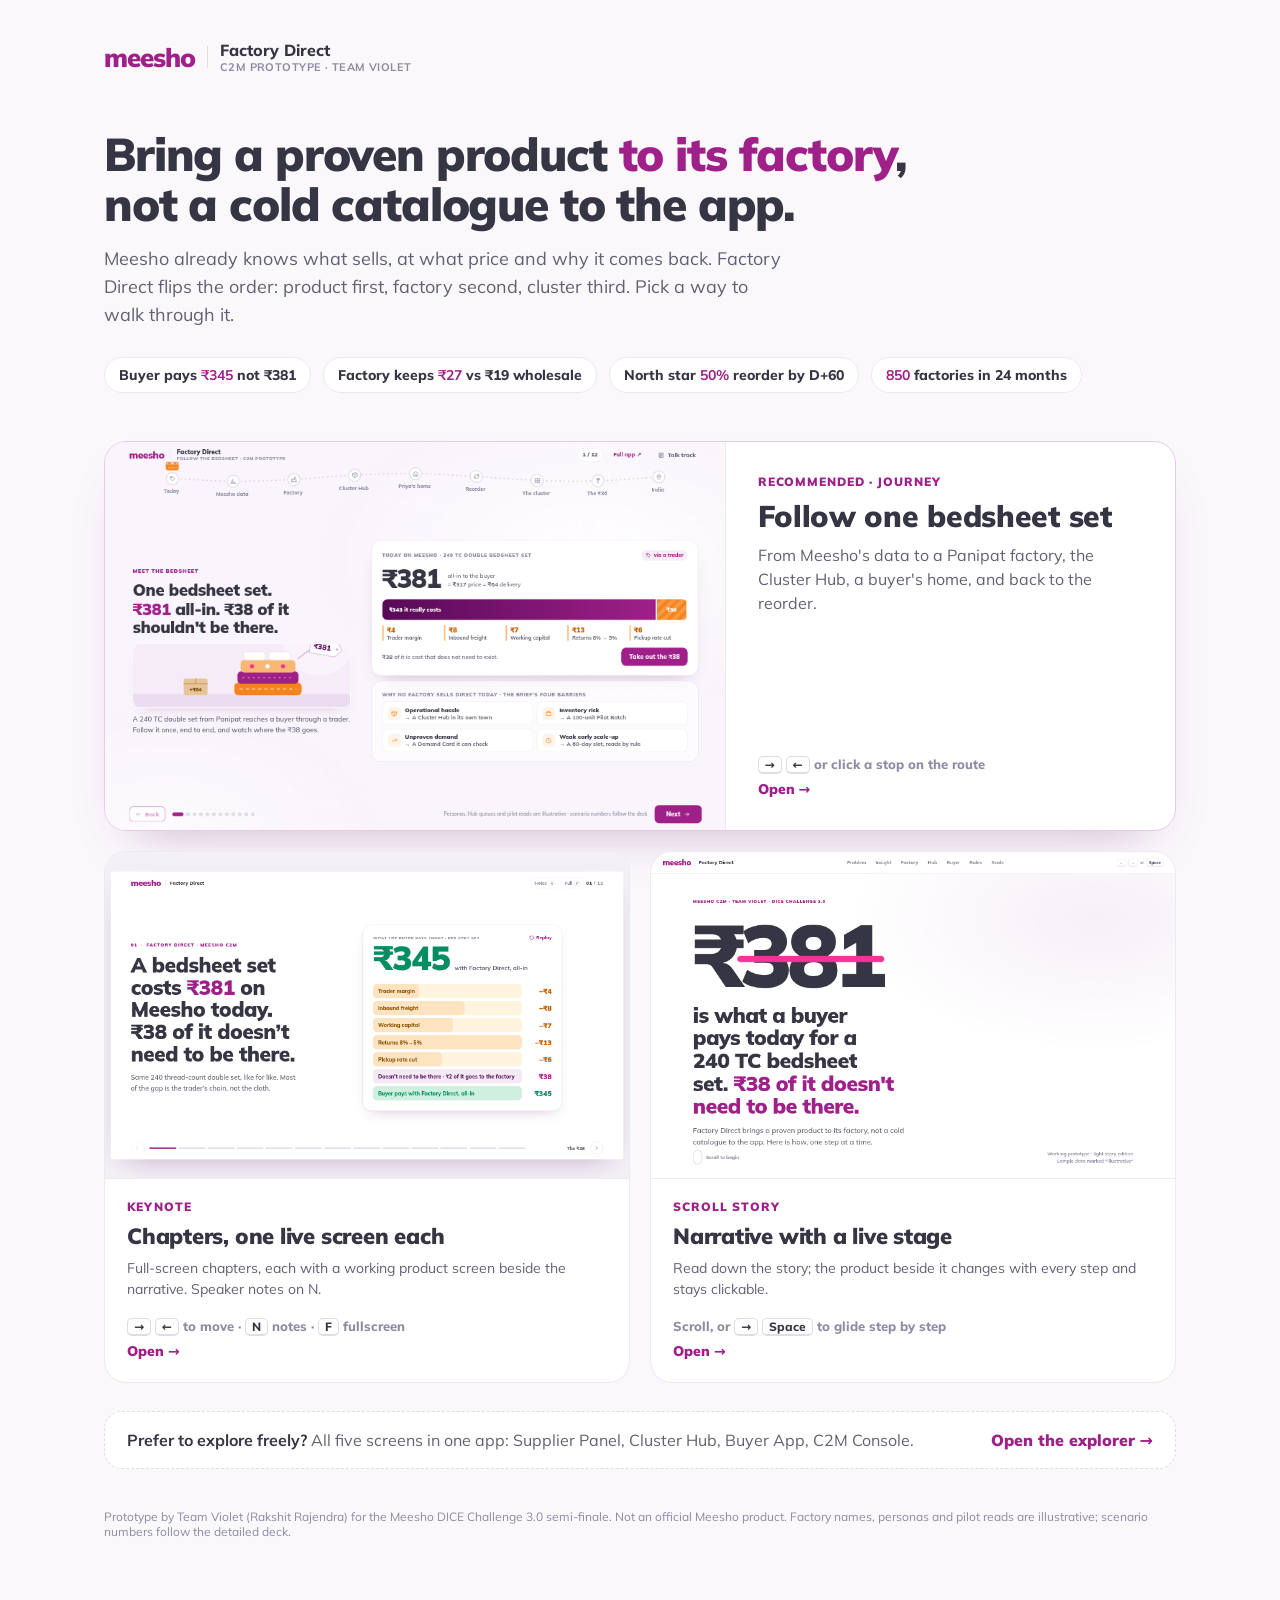
<file: index.html>
<!doctype html>
<html lang="en">
<head>
<meta charset="utf-8">
<meta name="viewport" content="width=device-width, initial-scale=1">
<title>Factory Direct · Meesho C2M prototype</title>
<meta name="description" content="Factory Direct: a working prototype for growing Meesho's consumer-to-manufacturer (C2M) seller base. Team Violet, Meesho DICE Challenge 3.0.">
<meta name="theme-color" content="#9F2089">
<meta property="og:title" content="Factory Direct · Meesho C2M prototype">
<meta property="og:description" content="Bring a proven product to its factory, not a cold catalogue to the app. ₹381 → ₹345 all-in, and the factory still beats wholesale.">
<meta property="og:image" content="https://7collector.github.io/factory-direct-prototype/og.png">
<meta property="og:url" content="https://7collector.github.io/factory-direct-prototype/">
<meta name="twitter:card" content="summary_large_image">
<link rel="icon" href="favicon.svg" type="image/svg+xml">
<link rel="preconnect" href="https://fonts.googleapis.com">
<link rel="preconnect" href="https://fonts.gstatic.com" crossorigin>
<link rel="stylesheet" href="https://fonts.googleapis.com/css2?family=Mulish:wght@500;600;700;800;900&display=swap">
<style>
:root{--ink:#353543;--ink-2:#616173;--ink-3:#8B8BA3;--line:#ECEAF1;--m:#9F2089;--plum:#570A57;--pink:#F43397;--lilac:#F8F1FA;--green:#038D63}
*{box-sizing:border-box}
body{margin:0;font-family:Mulish,system-ui,sans-serif;color:var(--ink);background:#FBF8FC;-webkit-font-smoothing:antialiased}
.wrap{max-width:1120px;margin:0 auto;padding:40px 24px 64px}
.top{display:flex;align-items:center;gap:12px}
.wm{font-weight:900;font-size:26px;letter-spacing:-.04em;color:var(--m)}
.sep{width:1px;height:22px;background:#DFDCE6}
.top b{font-weight:800}
.top small{display:block;font-size:11px;color:var(--ink-3);font-weight:700;letter-spacing:.04em}
h1{font-size:46px;line-height:1.08;letter-spacing:-.025em;margin:56px 0 0;font-weight:900;max-width:820px}
h1 em{font-style:normal;color:var(--m)}
.lead{font-size:18px;color:var(--ink-2);margin-top:16px;max-width:680px;line-height:1.55}
.nums{display:flex;gap:12px;margin-top:28px;flex-wrap:wrap}
.nums span{background:#fff;border:1px solid var(--line);border-radius:999px;padding:8px 14px;font-weight:800;font-size:14px}
.nums b{color:var(--m)}
.grid{display:grid;grid-template-columns:repeat(3,minmax(0,1fr));gap:20px;margin-top:48px}
a.v{display:flex;flex-direction:column;text-decoration:none;color:inherit;background:#fff;border:1px solid var(--line);border-radius:22px;overflow:hidden;transition:transform .2s,box-shadow .2s,border-color .2s}
a.v:hover{transform:translateY(-4px);box-shadow:0 24px 50px -24px rgba(87,10,87,.3);border-color:#E5CCE9}
.thumb{aspect-ratio:16/10;background:var(--lilac);border-bottom:1px solid var(--line);overflow:hidden}
.thumb img{width:100%;height:100%;object-fit:cover;object-position:top left;display:block}
.body{padding:20px 22px 22px;display:flex;flex-direction:column;gap:8px;flex:1}
.tag{font-size:12px;font-weight:900;letter-spacing:.08em;text-transform:uppercase;color:var(--m)}
.body h2{margin:0;font-size:22px;font-weight:900;letter-spacing:-.01em}
.body p{margin:0;color:var(--ink-2);font-size:14px;line-height:1.5}
.how{margin-top:auto;padding-top:10px;font-size:13px;font-weight:800;color:var(--ink-3)}
.how kbd{font-family:inherit;border:1px solid #DFDCE6;border-bottom-width:2px;border-radius:5px;padding:0 6px;font-size:12px;color:var(--ink)}
.go{font-weight:900;color:var(--m);font-size:14px}
.alt{margin-top:28px;display:flex;justify-content:space-between;align-items:center;gap:16px;padding:18px 22px;border-radius:18px;border:1px dashed #DFDCE6;background:#fff;flex-wrap:wrap}
.alt a{color:var(--m);font-weight:900;text-decoration:none}
a.v.feat{grid-column:1/-1;flex-direction:row;border-color:#E5CCE9;box-shadow:0 24px 50px -30px rgba(87,10,87,.35)}
a.v.feat .thumb{flex:0 0 58%;aspect-ratio:16/10;border-bottom:0;border-right:1px solid var(--line)}
a.v.feat .body{padding:32px;justify-content:center}
a.v.feat h2{font-size:30px}
a.v.feat p{font-size:16px}
.grid{grid-template-columns:repeat(2,minmax(0,1fr))}
.foot{margin-top:40px;font-size:12px;color:var(--ink-3)}
@media (max-width:900px){.grid{grid-template-columns:1fr}a.v.feat{flex-direction:column}a.v.feat .thumb{border-right:0;border-bottom:1px solid var(--line)}h1{font-size:34px}}
</style>
</head>
<body>
<div class="wrap">
  <div class="top"><span class="wm">meesho</span><span class="sep"></span><span><b>Factory Direct</b><small>C2M PROTOTYPE · TEAM VIOLET</small></span></div>
  <h1>Bring a proven product <em>to its factory</em>, not a cold catalogue to the app.</h1>
  <p class="lead">Meesho already knows what sells, at what price and why it comes back. Factory Direct flips the order: product first, factory second, cluster third. Pick a way to walk through it.</p>
  <div class="nums"><span>Buyer pays <b>₹345</b> not ₹381</span><span>Factory keeps <b>₹27</b> vs ₹19 wholesale</span><span>North star <b>50%</b> reorder by D+60</span><span><b>850</b> factories in 24 months</span></div>

  <div class="grid">
    <a class="v feat" href="v3/"><div class="thumb"><img src="thumbs/v3.png" alt="" loading="lazy"></div>
      <div class="body"><span class="tag">Recommended · Journey</span><h2>Follow one bedsheet set</h2><p>From Meesho's data to a Panipat factory, the Cluster Hub, a buyer's home, and back to the reorder.</p><div class="how"><kbd>→</kbd> <kbd>←</kbd> or click a stop on the route</div><span class="go">Open →</span></div></a>
    <a class="v" href="v1/"><div class="thumb"><img src="thumbs/v1.png" alt="" loading="lazy"></div>
      <div class="body"><span class="tag">Keynote</span><h2>Chapters, one live screen each</h2><p>Full-screen chapters, each with a working product screen beside the narrative. Speaker notes on N.</p><div class="how"><kbd>→</kbd> <kbd>←</kbd> to move · <kbd>N</kbd> notes · <kbd>F</kbd> fullscreen</div><span class="go">Open →</span></div></a>
    <a class="v" href="v2/"><div class="thumb"><img src="thumbs/v2.png" alt="" loading="lazy"></div>
      <div class="body"><span class="tag">Scroll story</span><h2>Narrative with a live stage</h2><p>Read down the story; the product beside it changes with every step and stays clickable.</p><div class="how">Scroll, or <kbd>→</kbd> <kbd>Space</kbd> to glide step by step</div><span class="go">Open →</span></div></a>
  </div>

  <div class="alt"><span><b>Prefer to explore freely?</b> <span style="color:var(--ink-2)">All five screens in one app: Supplier Panel, Cluster Hub, Buyer App, C2M Console.</span></span><a href="explore.html">Open the explorer →</a></div>
  <p class="foot">Prototype by Team Violet (Rakshit Rajendra) for the Meesho DICE Challenge 3.0 semi-finale. Not an official Meesho product. Factory names, personas and pilot reads are illustrative; scenario numbers follow the detailed deck.</p>
</div>
</body>
</html>
</file>
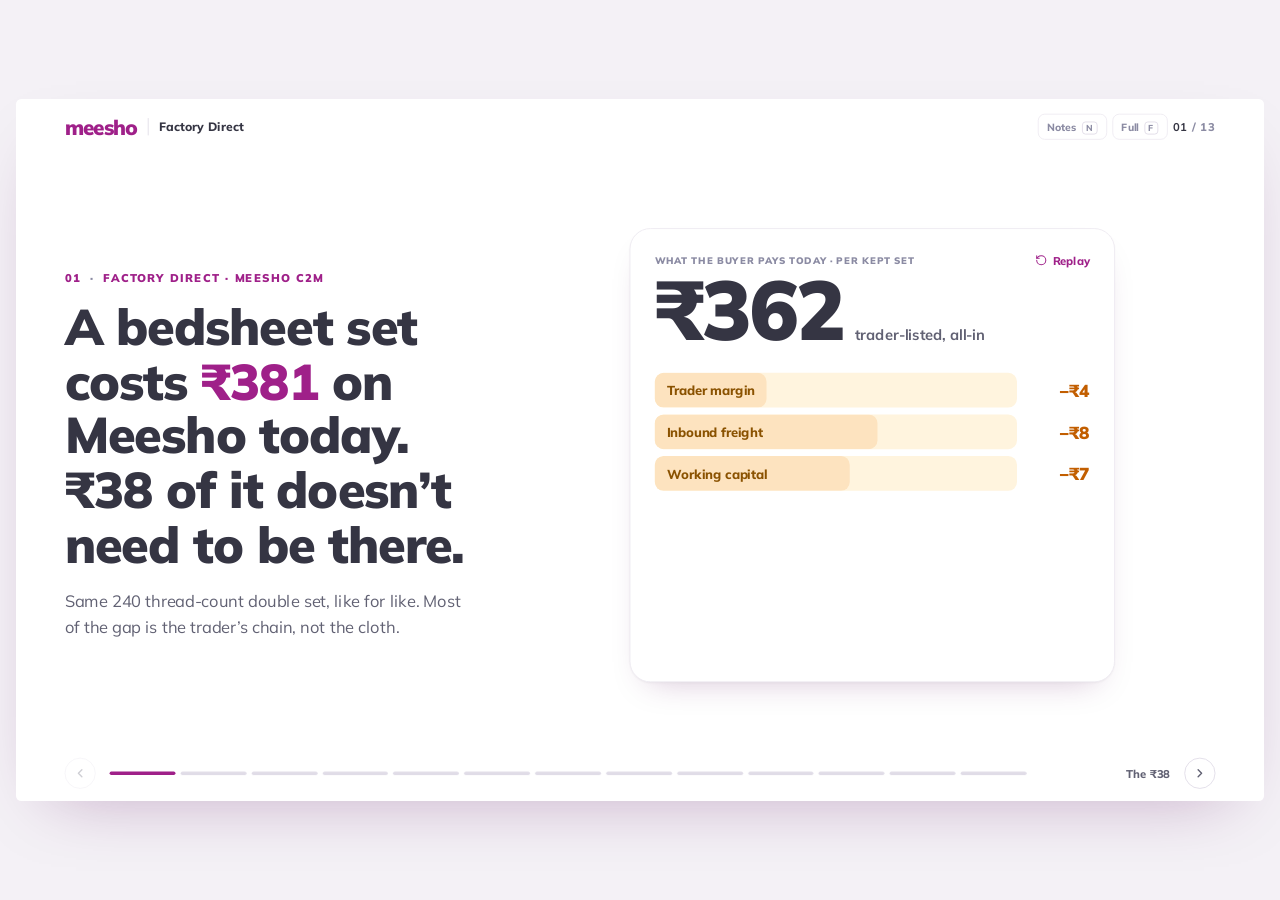
<file: v1/index.html>
<!doctype html>
<html lang="en">
<head>
<meta charset="utf-8">
<meta name="viewport" content="width=device-width, initial-scale=1">
<title>Factory Direct · Keynote</title>
<meta name="description" content="Factory Direct, told as a keynote: thirteen chapters, each with a live product screen. Team Violet, Meesho DICE Challenge 3.0.">
<meta name="theme-color" content="#9F2089">
<link rel="icon" href="../favicon.svg" type="image/svg+xml">
<link rel="preconnect" href="https://fonts.googleapis.com">
<link rel="preconnect" href="https://fonts.gstatic.com" crossorigin>
<link rel="stylesheet" href="https://fonts.googleapis.com/css2?family=Mukta:wght@500;600;700;800&family=Mulish:wght@500;600;700;800;900&display=swap">
<link rel="stylesheet" href="story.css">
</head>
<body>
<div id="viewport">
  <div id="stage" role="region" aria-roledescription="presentation" aria-label="Factory Direct keynote">
    <header class="topbar">
      <a class="brand" href="../" title="All variants" style="text-decoration:none;color:inherit"><span class="wm">meesho</span><span class="sep"></span><span class="pd">Factory Direct</span></a>
      <div class="tools">
        <button class="tool" id="t-notes" title="Speaker notes">Notes<kbd>N</kbd></button>
        <button class="tool" id="t-full" title="Fullscreen">Full<kbd>F</kbd></button>
        <span class="counter num keep-m" id="counter" aria-live="polite"></span>
      </div>
    </header>
    <main class="slides" id="slides"></main>
    <nav class="rail" aria-label="Chapters">
      <button class="navb" id="prev" aria-label="Previous slide"><svg width="16" height="16" viewBox="0 0 24 24" fill="none" stroke="currentColor" stroke-width="2.4" stroke-linecap="round" stroke-linejoin="round"><path d="M15 18l-6-6 6-6"/></svg></button>
      <div class="dots" id="dots"></div>
      <span class="chap" id="chap"></span>
      <button class="navb" id="next" aria-label="Next slide"><svg width="16" height="16" viewBox="0 0 24 24" fill="none" stroke="currentColor" stroke-width="2.4" stroke-linecap="round" stroke-linejoin="round"><path d="M9 18l6-6-6-6"/></svg></button>
    </nav>
  </div>
</div>
<aside id="notes" aria-live="polite" aria-hidden="true">
  <div class="h"><span id="notes-t">Speaker notes</span><span class="faint">N to hide</span></div>
  <p id="notes-p"></p>
  <small id="notes-s"></small>
</aside>
<script src="../assets/data.js"></script>
<script src="story.js"></script>
</body>
</html>
</file>
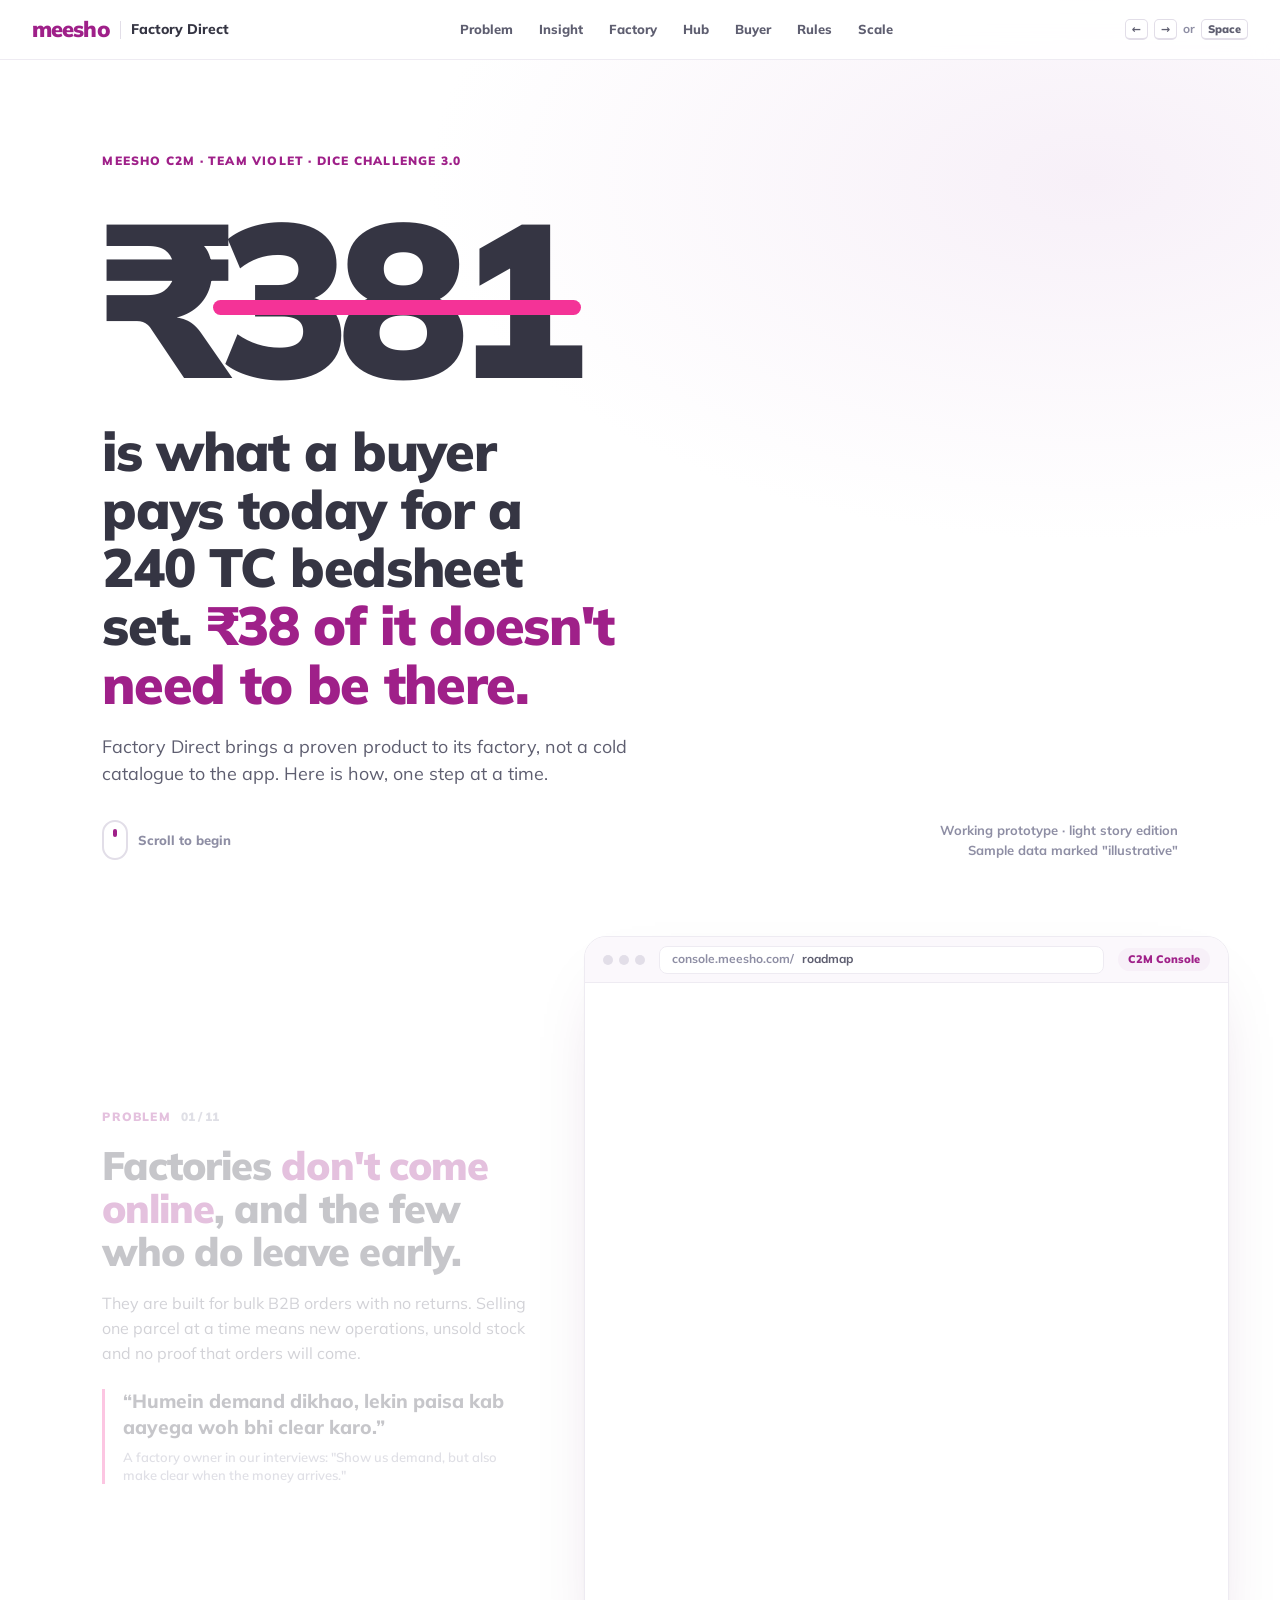
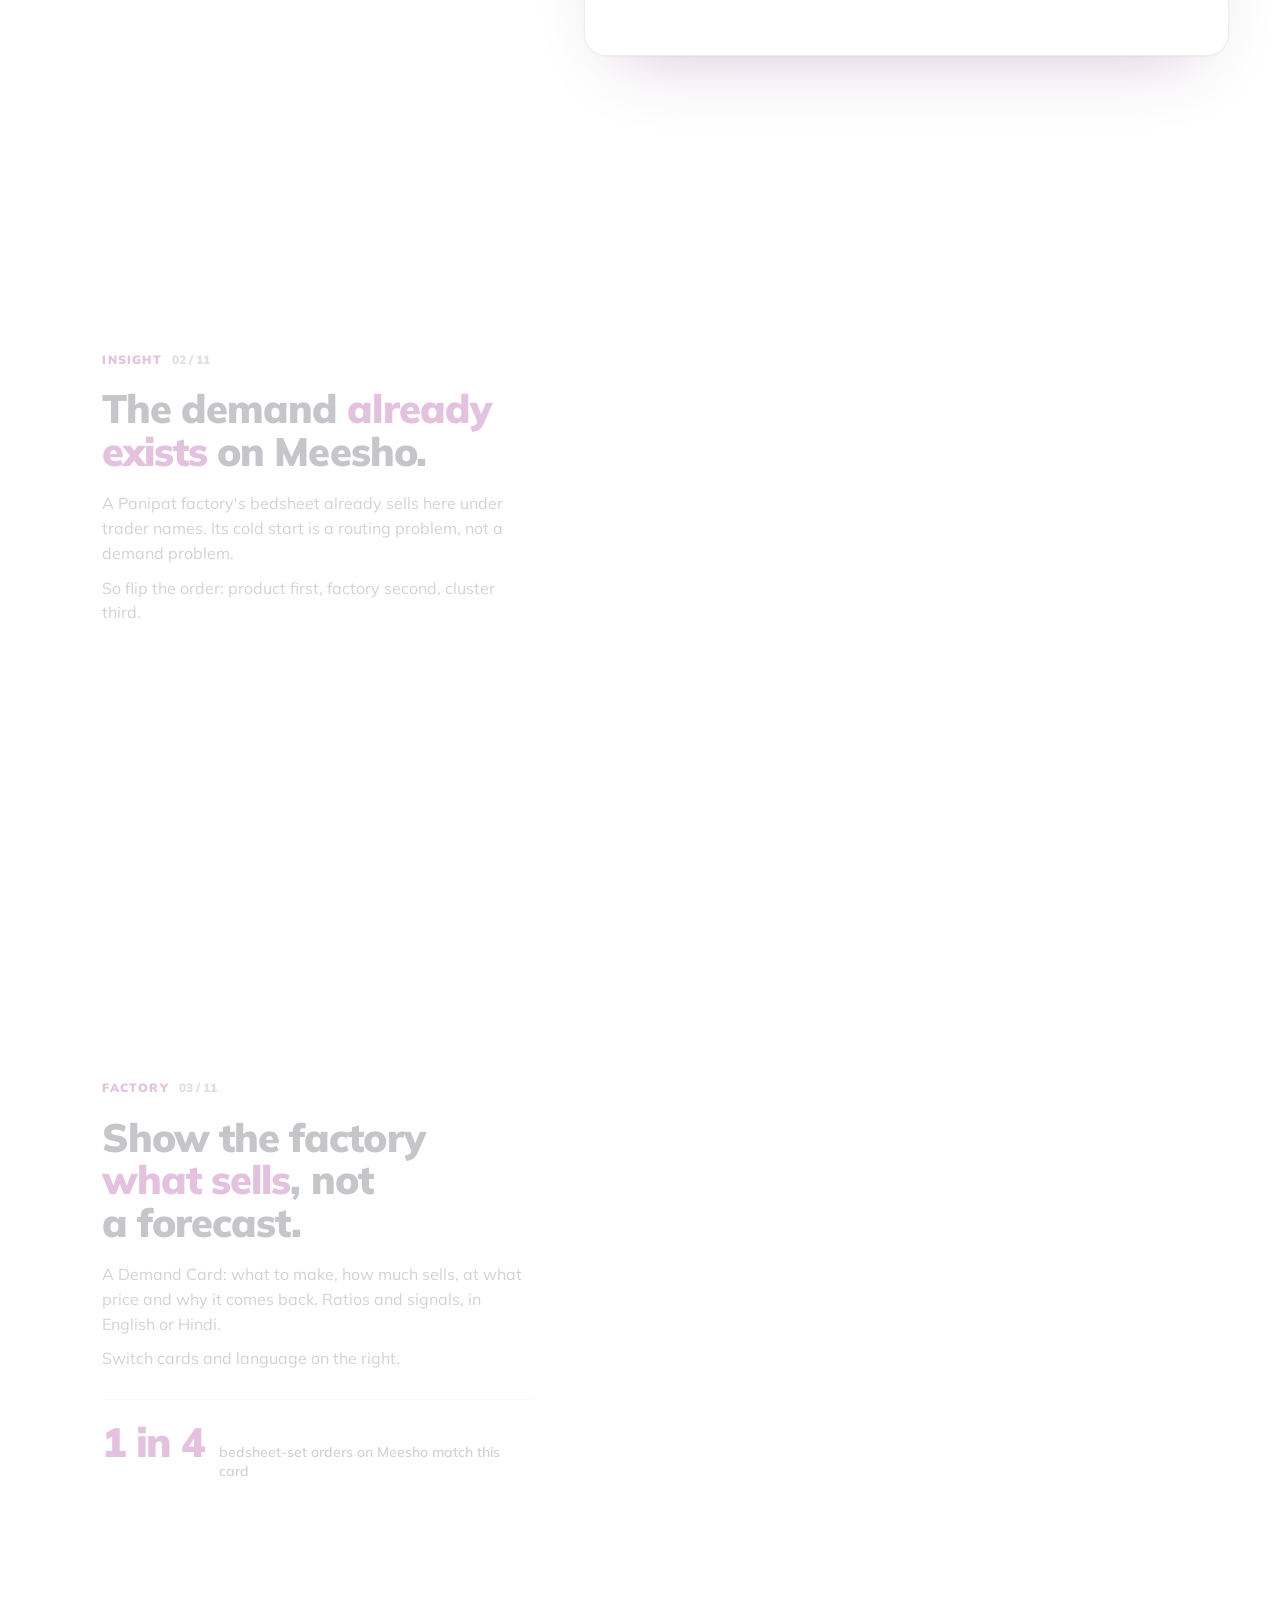
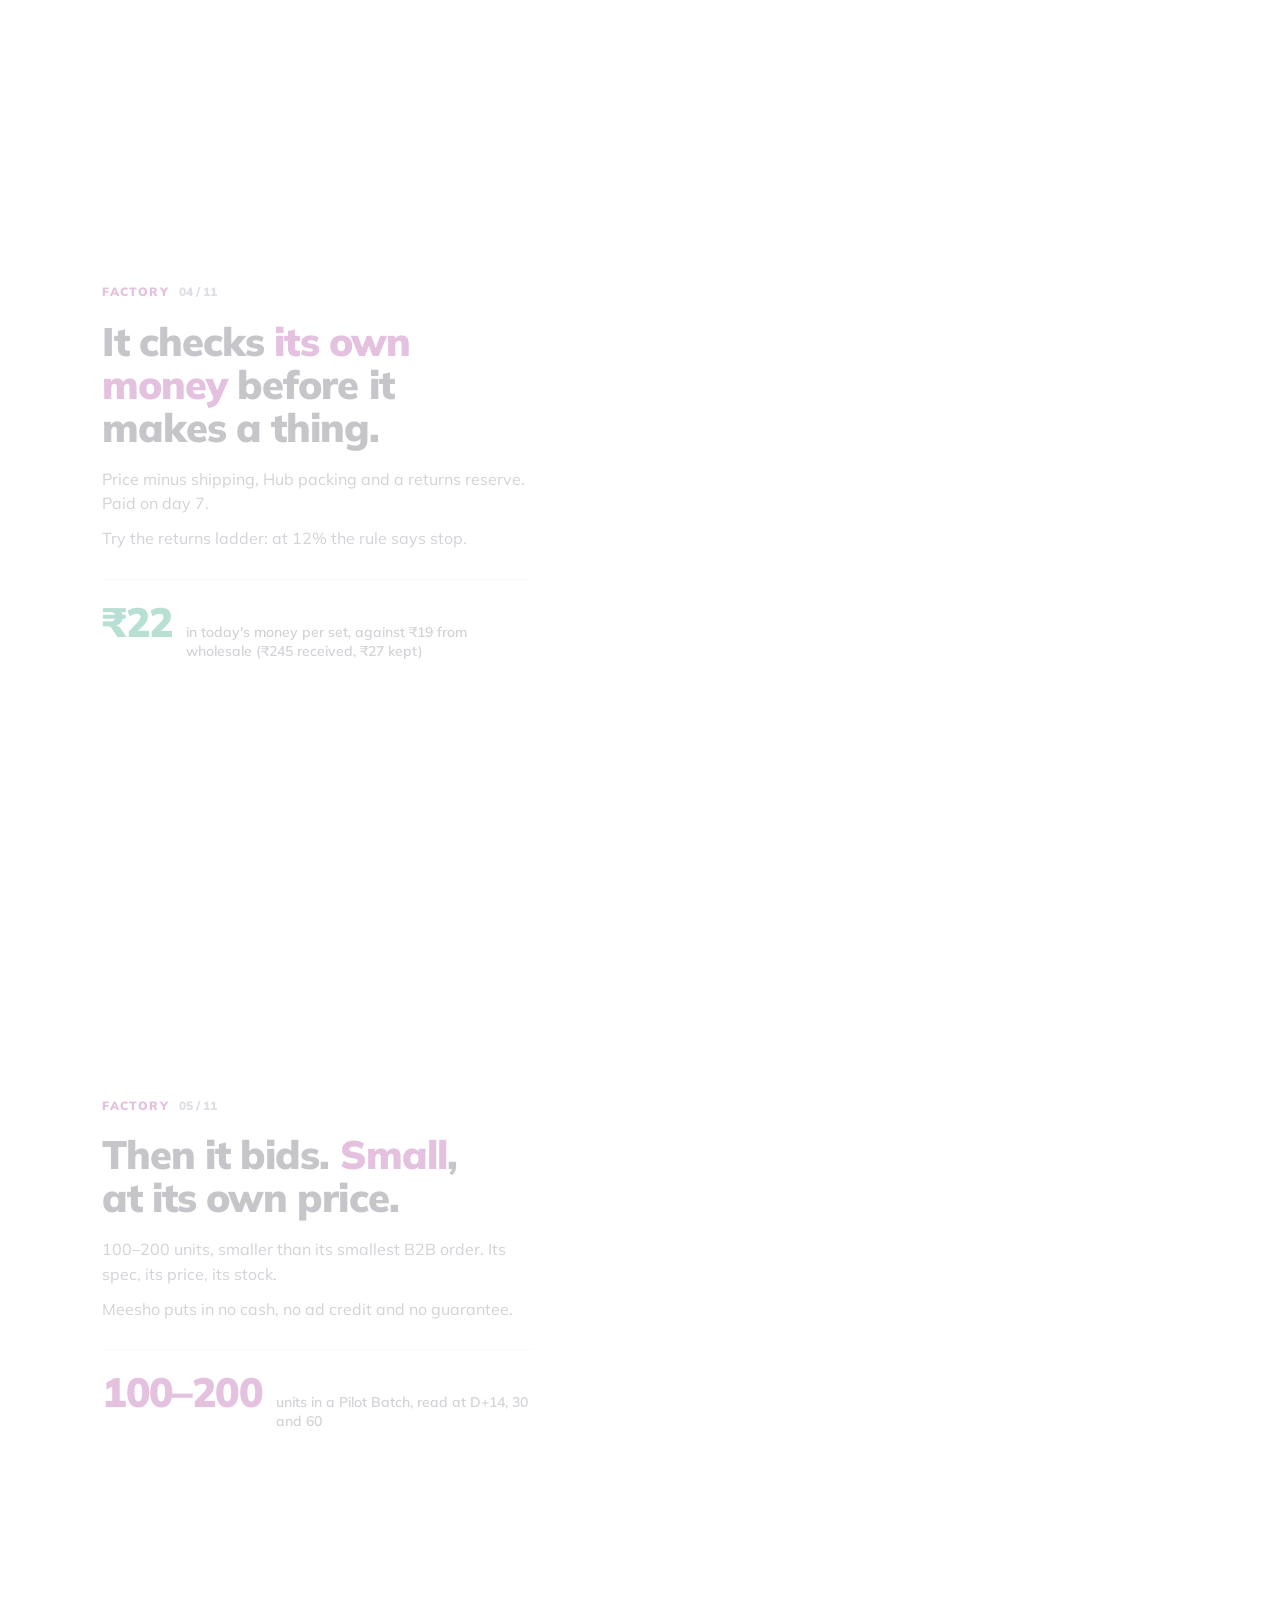
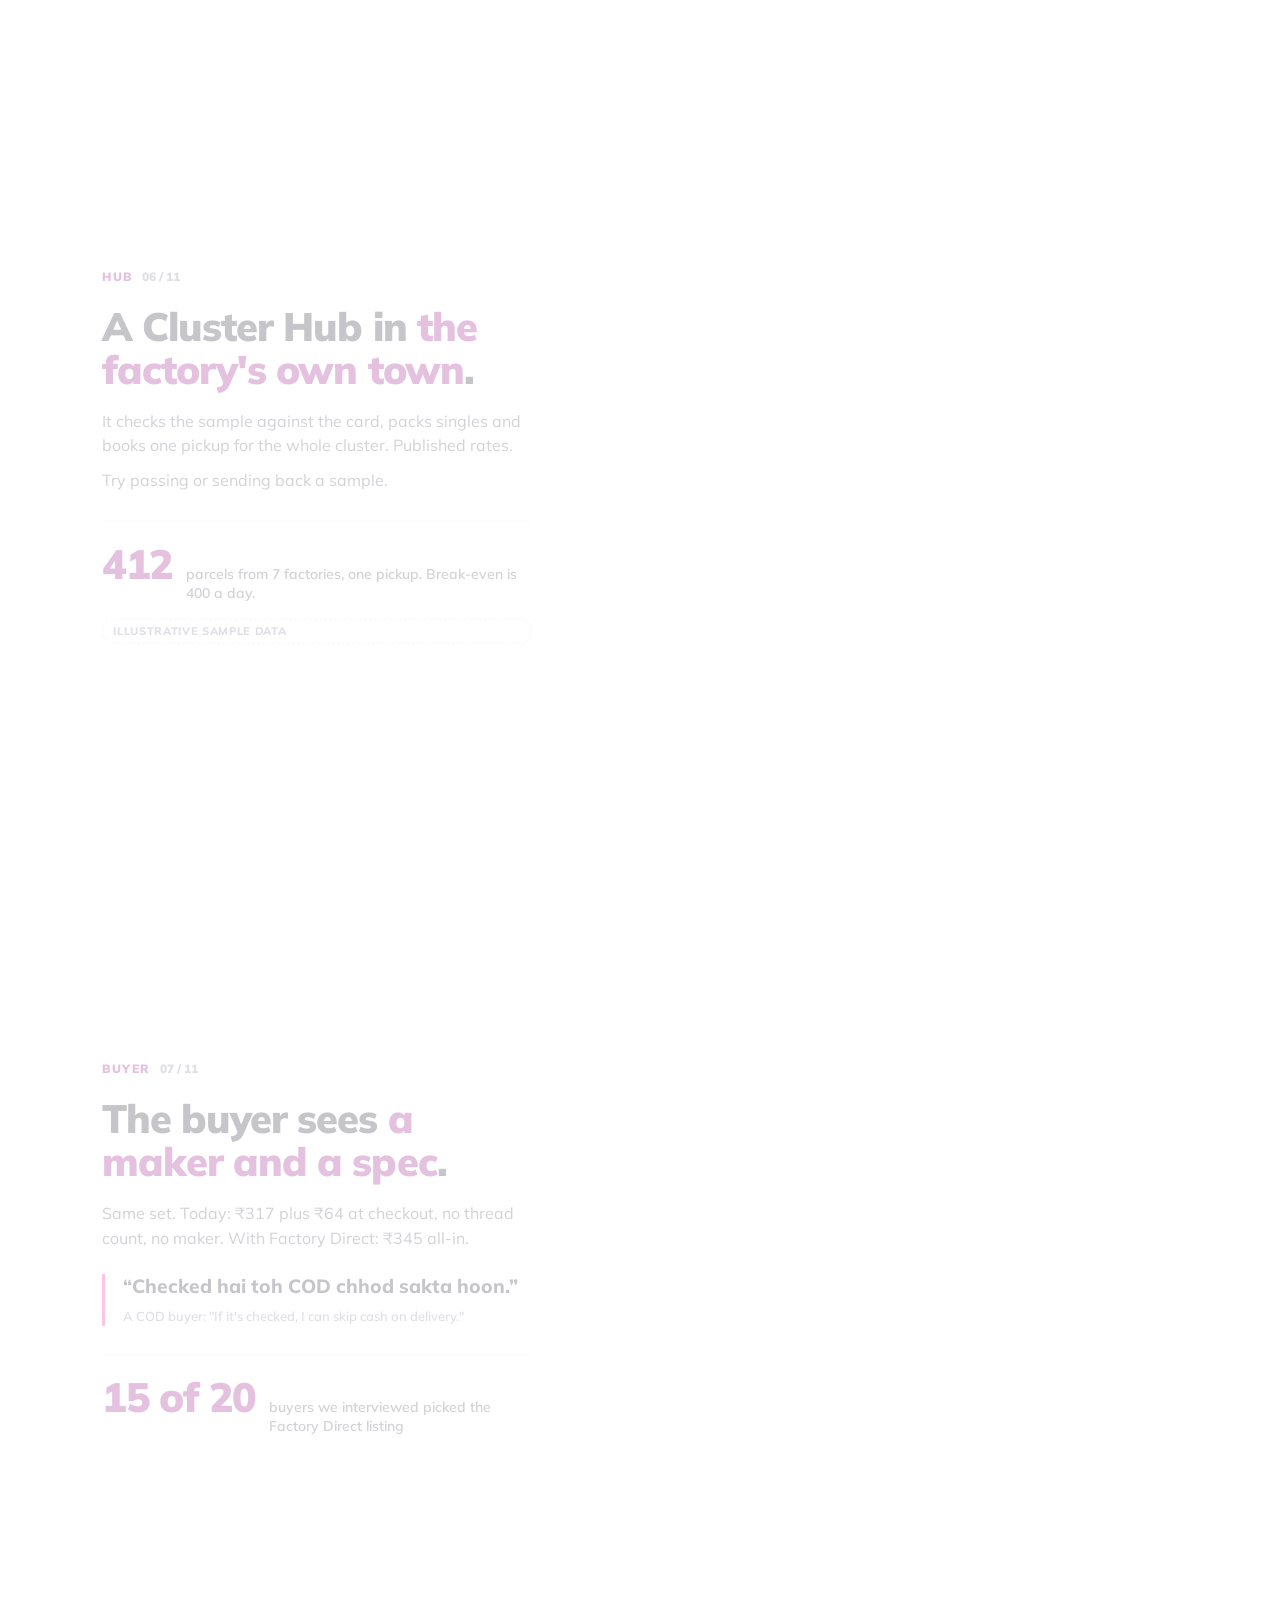
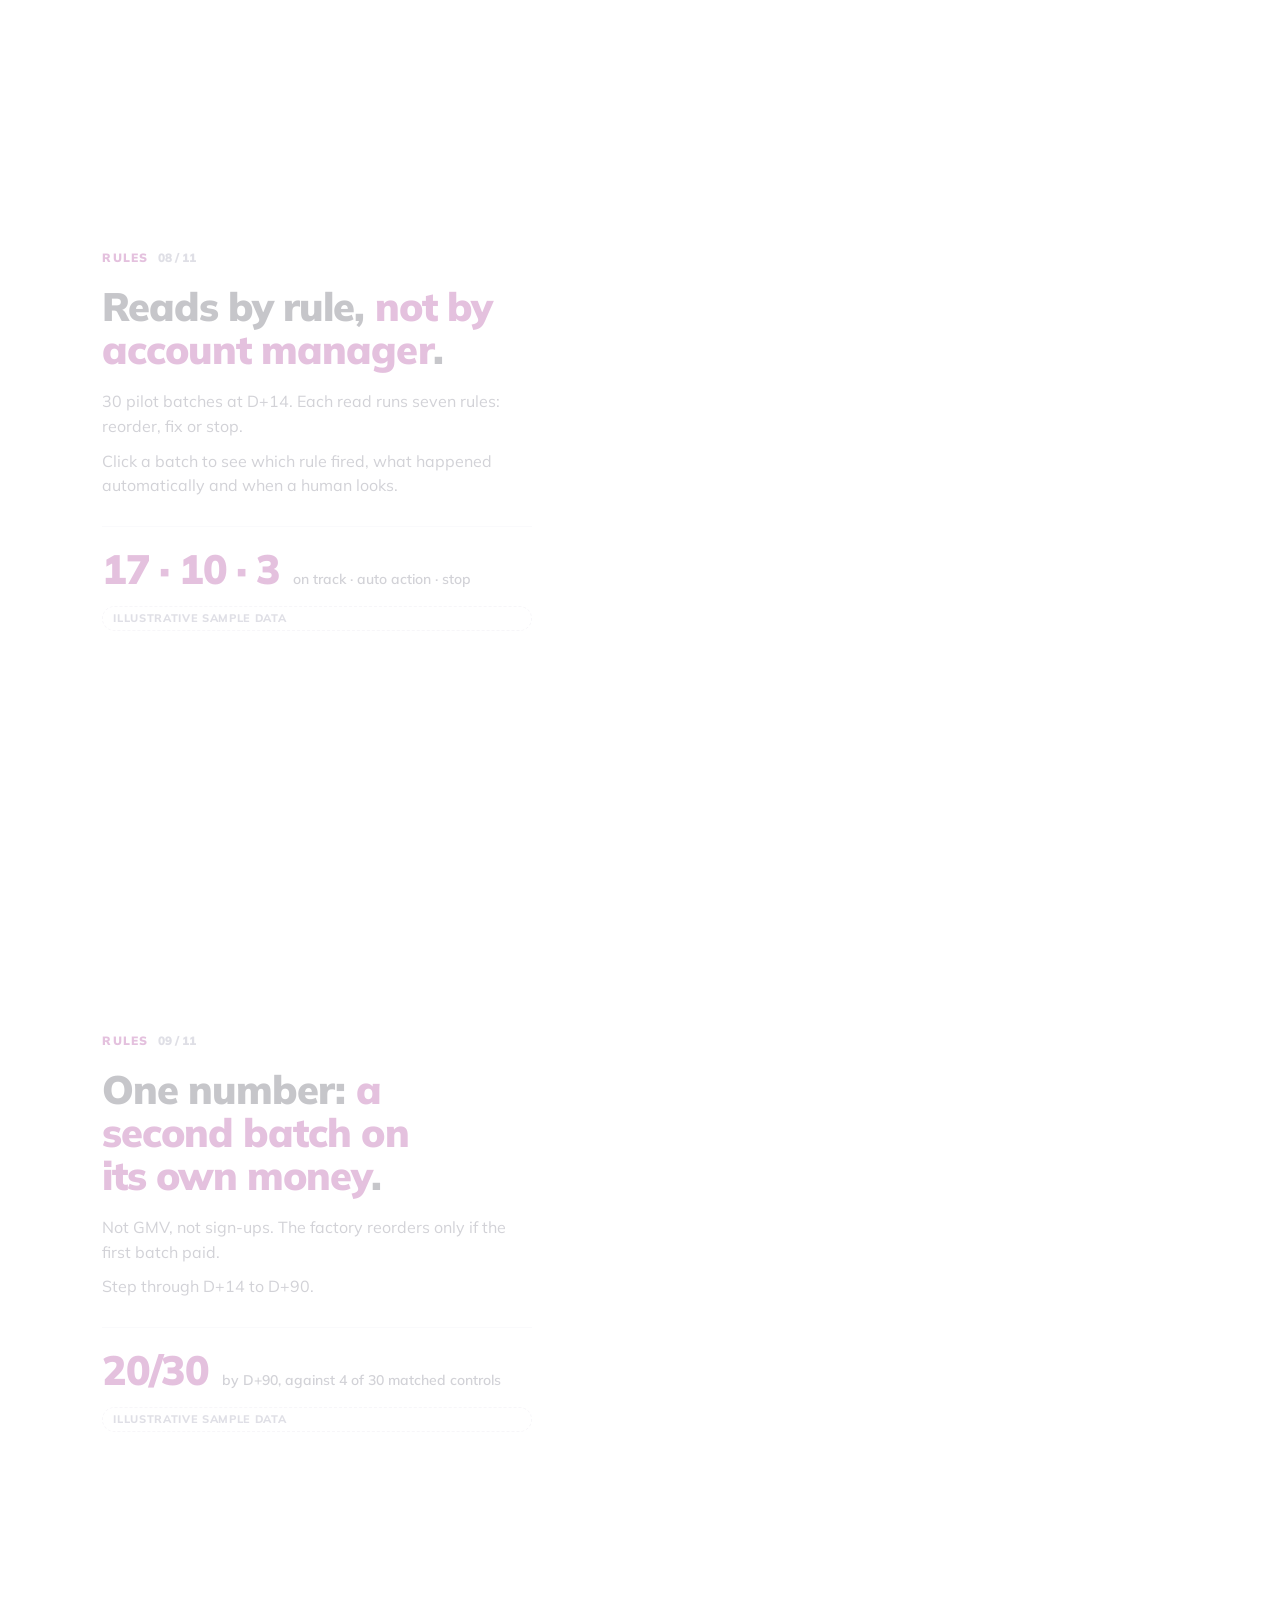
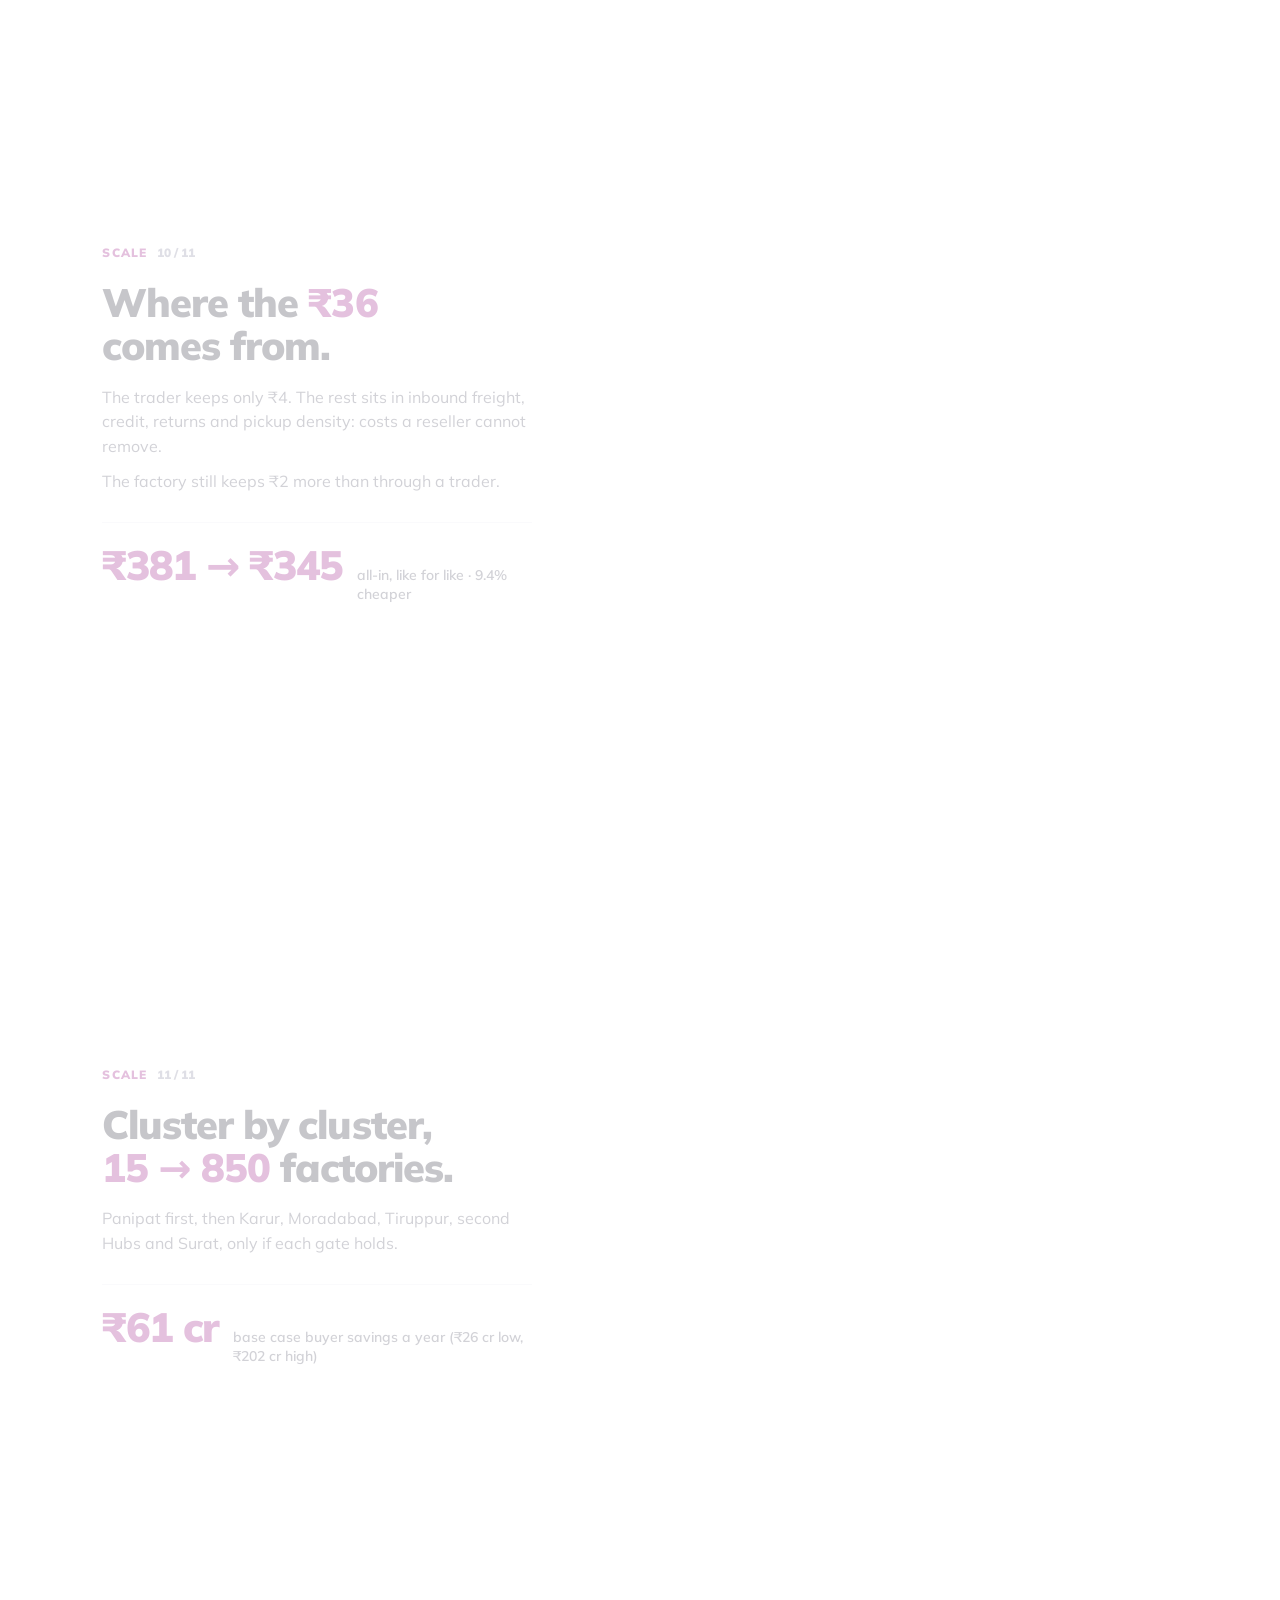
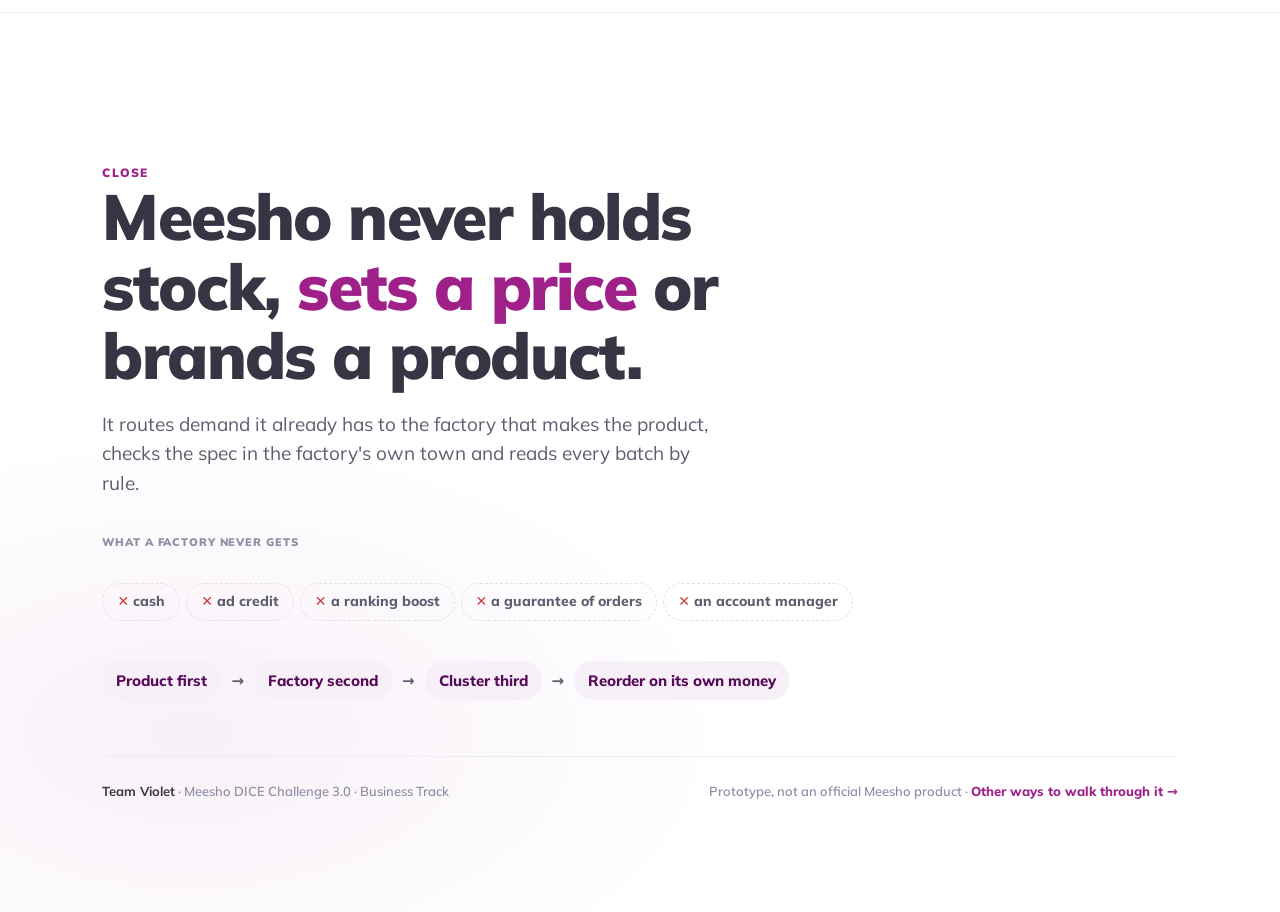
<file: v2/index.html>
<!doctype html>
<html lang="en">
<head>
<meta charset="utf-8">
<meta name="viewport" content="width=device-width, initial-scale=1">
<title>Factory Direct · The story · Meesho C2M prototype</title>
<meta name="description" content="Factory Direct as a scroll story: bring a proven product to its factory, not a cold catalogue to the app. Team Violet, Meesho DICE Challenge 3.0.">
<meta name="theme-color" content="#9F2089">
<link rel="icon" href="../favicon.svg" type="image/svg+xml">
<link rel="preconnect" href="https://fonts.googleapis.com">
<link rel="preconnect" href="https://fonts.gstatic.com" crossorigin>
<link rel="stylesheet" href="https://fonts.googleapis.com/css2?family=Mukta:wght@500;700;800&family=Mulish:wght@500;600;700;800;900&display=swap">
<link rel="stylesheet" href="story.css">
</head>
<body>
<header class="bar">
  <a class="brand" href="../" aria-label="All variants"><span class="wm">meesho</span><span class="sep"></span><span class="p">Factory Direct</span></a>
  <nav class="chapters" id="chapters" aria-label="Chapters"></nav>
  <span class="keys"><kbd>←</kbd><kbd>→</kbd> or <kbd>Space</kbd></span>
</header>
<div class="progress" id="progress"></div>

<section class="hero" id="hero">
  <div class="eyebrow">Meesho C2M · Team Violet · DICE Challenge 3.0</div>
  <div class="big num">₹<span class="strike">381</span></div>
  <h1>is what a buyer pays today for a 240 TC bedsheet set. <em>₹38 of it doesn't need to be there.</em></h1>
  <p class="sub">Factory Direct brings a proven product to its factory, not a cold catalogue to the app. Here is how, one step at a time.</p>
  <button class="cue" id="cue"><i></i>Scroll to begin</button>
  <div class="meta">Working prototype · light story edition<br>Sample data marked "illustrative"</div>
</section>

<main class="story">
  <div class="steps" id="steps"></div>
  <div class="stage-col" aria-hidden="false">
    <div class="stage">
      <div class="frame">
        <div class="chrome" id="f-chrome" hidden><span class="dots"><i></i><i></i><i></i></span><span class="url" id="f-url"></span><span class="tag" id="f-tag"></span></div>
        <div class="scenes" id="scenes"></div>
      </div>
    </div>
  </div>
</main>

<section class="close" id="close">
  <div class="eyebrow">Close</div>
  <h2>Meesho never holds stock, <em>sets a price</em> or brands a product.</h2>
  <p class="sub" style="margin-top:20px;font-size:19px;color:var(--ink-2);max-width:56ch">It routes demand it already has to the factory that makes the product, checks the spec in the factory's own town and reads every batch by rule.</p>
  <div class="lbl" style="margin-top:36px">What a factory never gets</div>
  <div class="never"><span>cash</span><span>ad credit</span><span>a ranking boost</span><span>a guarantee of orders</span><span>an account manager</span></div>
  <div class="loopline"><span>Product first</span>→<span>Factory second</span>→<span>Cluster third</span>→<span>Reorder on its own money</span></div>
  <div class="credit"><span><b>Team Violet</b> · Meesho DICE Challenge 3.0 · Business Track</span><span>Prototype, not an official Meesho product · <a href="../" style="color:var(--m-primary);font-weight:800;text-decoration:none">Other ways to walk through it →</a></span></div>
</section>

<script src="../assets/data.js"></script>
<script src="story.js"></script>
</body>
</html>
</file>
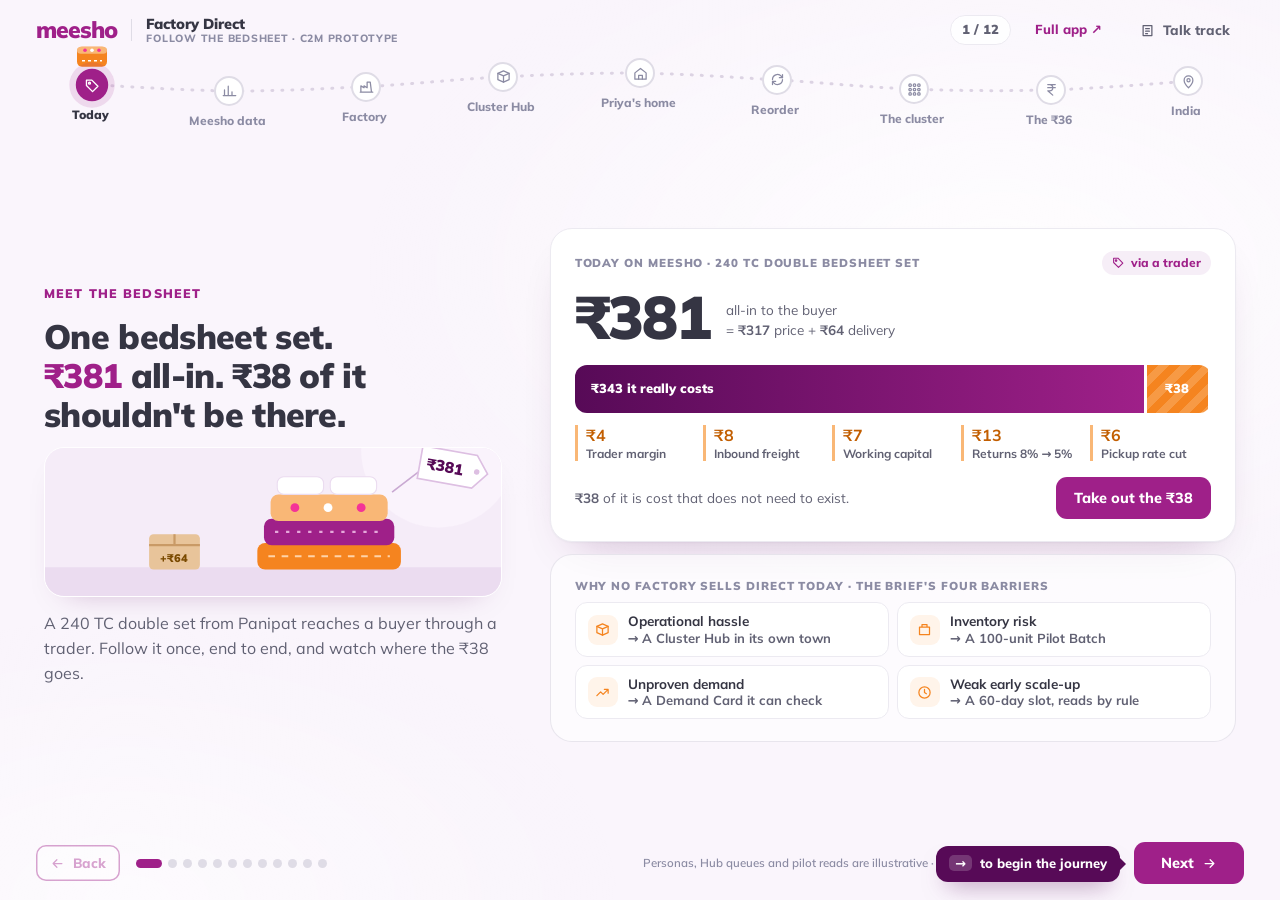
<file: v3/index.html>
<!doctype html>
<html lang="en">
<head>
<meta charset="utf-8">
<meta name="viewport" content="width=device-width, initial-scale=1">
<title>Follow the bedsheet · Factory Direct · Meesho C2M</title>
<meta name="description" content="Follow one 240 TC double bedsheet set from Meesho's data to a Panipat factory, the Cluster Hub, a buyer's home and back to the reorder. Team Violet, Meesho DICE Challenge 3.0.">
<meta name="theme-color" content="#9F2089">
<meta property="og:title" content="Follow the bedsheet · Factory Direct">
<meta property="og:image" content="https://7collector.github.io/factory-direct-prototype/og.png">
<meta name="twitter:card" content="summary_large_image">
<link rel="icon" href="../favicon.svg" type="image/svg+xml">
<link rel="preconnect" href="https://fonts.googleapis.com">
<link rel="preconnect" href="https://fonts.gstatic.com" crossorigin>
<link rel="stylesheet" href="https://fonts.googleapis.com/css2?family=Mukta:wght@500;600;700;800&family=Mulish:wght@500;600;700;800;900&display=swap">
<link rel="stylesheet" href="story.css">
</head>
<body data-tone="today">
<div class="app">
  <header class="top">
    <a class="wm" href="../" title="All versions">meesho</a><span class="sep"></span>
    <span class="ttl">Factory Direct<small>FOLLOW THE BEDSHEET · C2M PROTOTYPE</small></span>
    <span class="sp"></span>
    <span class="count num" id="count" aria-live="polite">1 / 12</span>
    <a class="app-link hide-m" href="../explore.html" title="Every screen, free to explore">Full app ↗</a>
    <button class="btn ghost sm" id="btn-notes" aria-pressed="false" title="Talk track (N)"><svg viewBox="0 0 24 24" width="15" height="15" fill="none" stroke="currentColor" stroke-width="2" stroke-linecap="round" stroke-linejoin="round" aria-hidden="true"><path d="M5 4h14v16H5zM9 9h6M9 13h6M9 17h3"/></svg><span class="hide-m">Talk track</span></button>
  </header>

  <nav class="route" id="route" aria-label="Route of the bedsheet">
    <svg id="route-svg" width="100%" height="100%" aria-hidden="true"></svg>
    <div id="stops"></div>
  </nav>

  <main class="scene" id="scene" aria-live="polite"></main>

  <footer class="nav">
    <button class="btn line sm" id="prev" aria-label="Previous (←)"><svg viewBox="0 0 24 24" width="15" height="15" fill="none" stroke="currentColor" stroke-width="2" stroke-linecap="round" stroke-linejoin="round" aria-hidden="true"><path d="M19 12H5M11 6l-6 6 6 6"/></svg><span class="hide-m">Back</span></button>
    <div class="mid"><div class="beats" id="beats" role="group" aria-label="Beats"></div></div>
    <span class="foot hide-m">Personas, Hub queues and pilot reads are illustrative · scenario numbers follow the deck</span>
    <div class="nextwrap">
      <div class="hint" id="hint"><kbd>→</kbd> to begin the journey</div>
      <button class="btn" id="next" aria-label="Next (→)">Next</button>
    </div>
  </footer>
</div>

<aside class="notes" id="notes" aria-hidden="true">
  <div class="row between"><b id="notes-t">Talk track</b><button class="btn ghost sm" id="notes-x" aria-label="Close talk track">Close · N</button></div>
  <p id="notes-b"></p>
  <div class="keys"><kbd>→</kbd> <kbd>Space</kbd> next · <kbd>←</kbd> back · <kbd>N</kbd> notes · <kbd>F</kbd> fullscreen</div>
</aside>

<script src="../assets/data.js"></script>
<script src="story.js"></script>
</body>
</html>
</file>
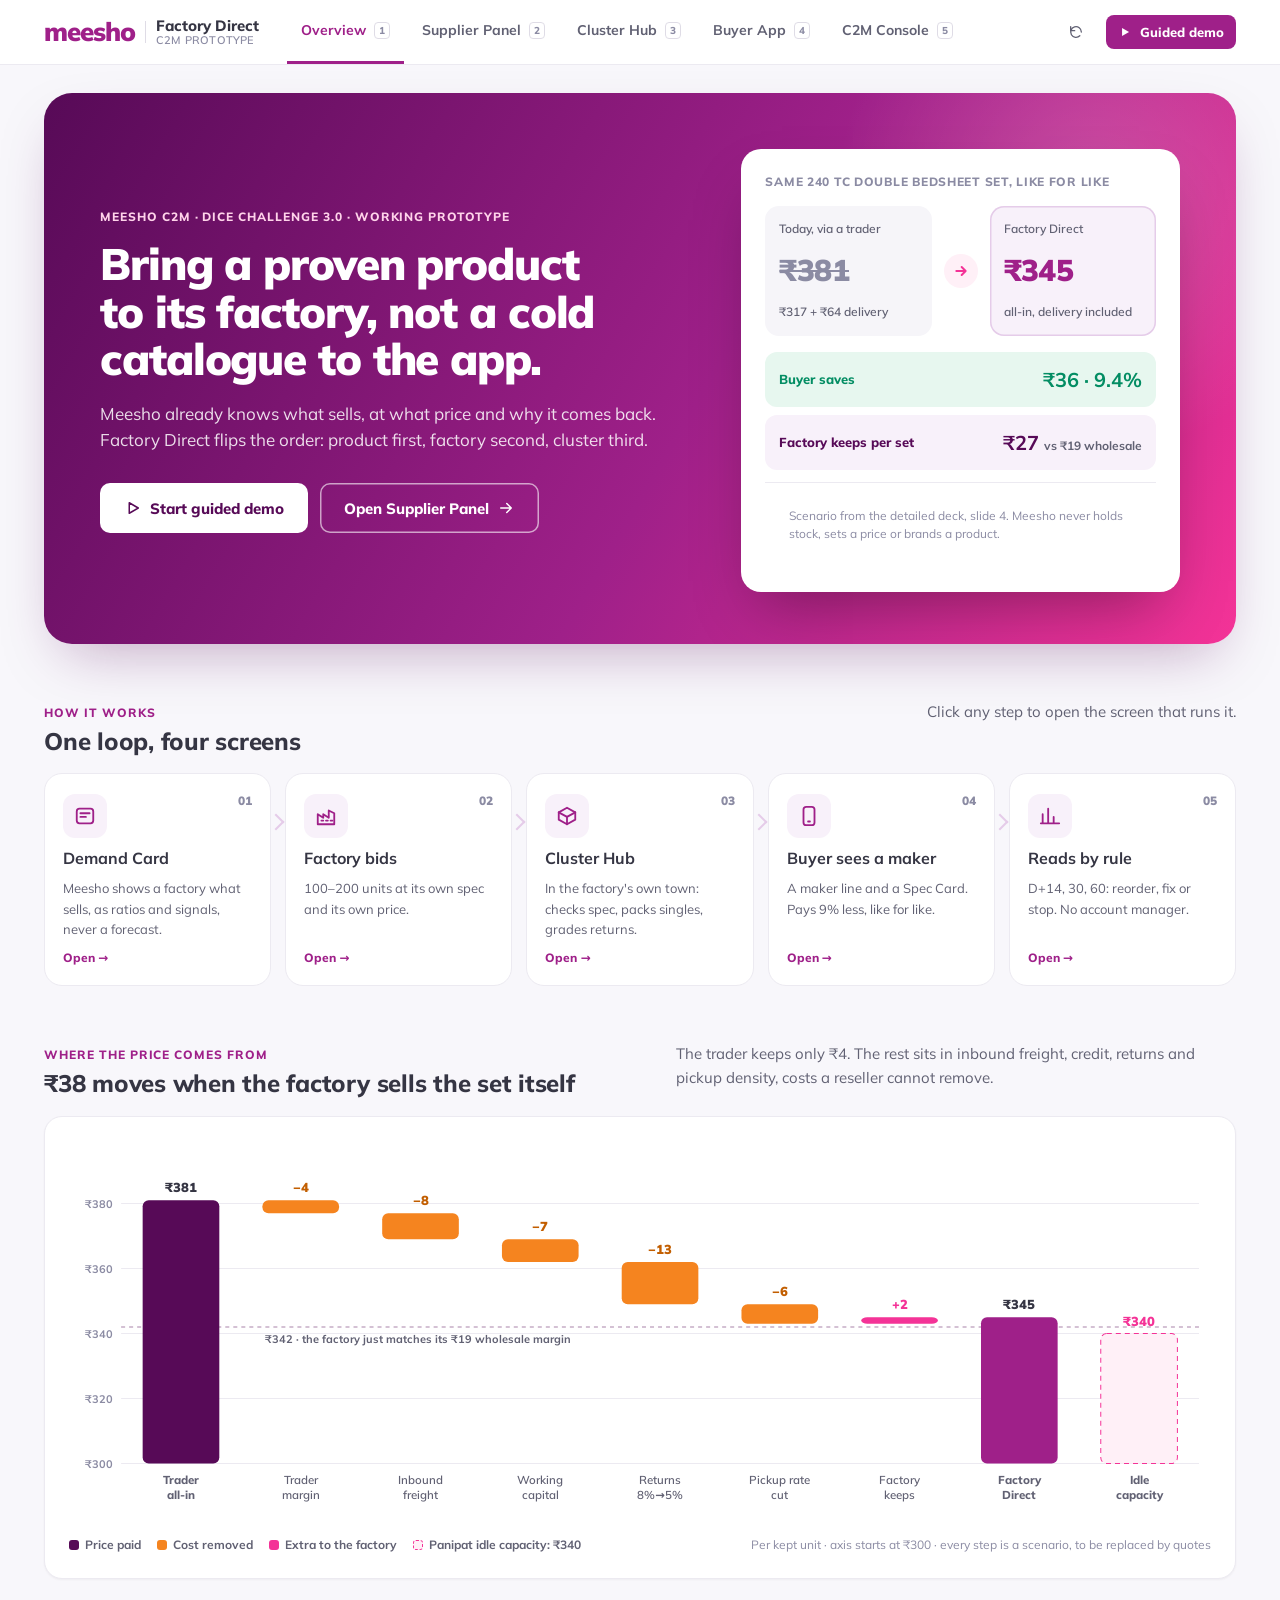
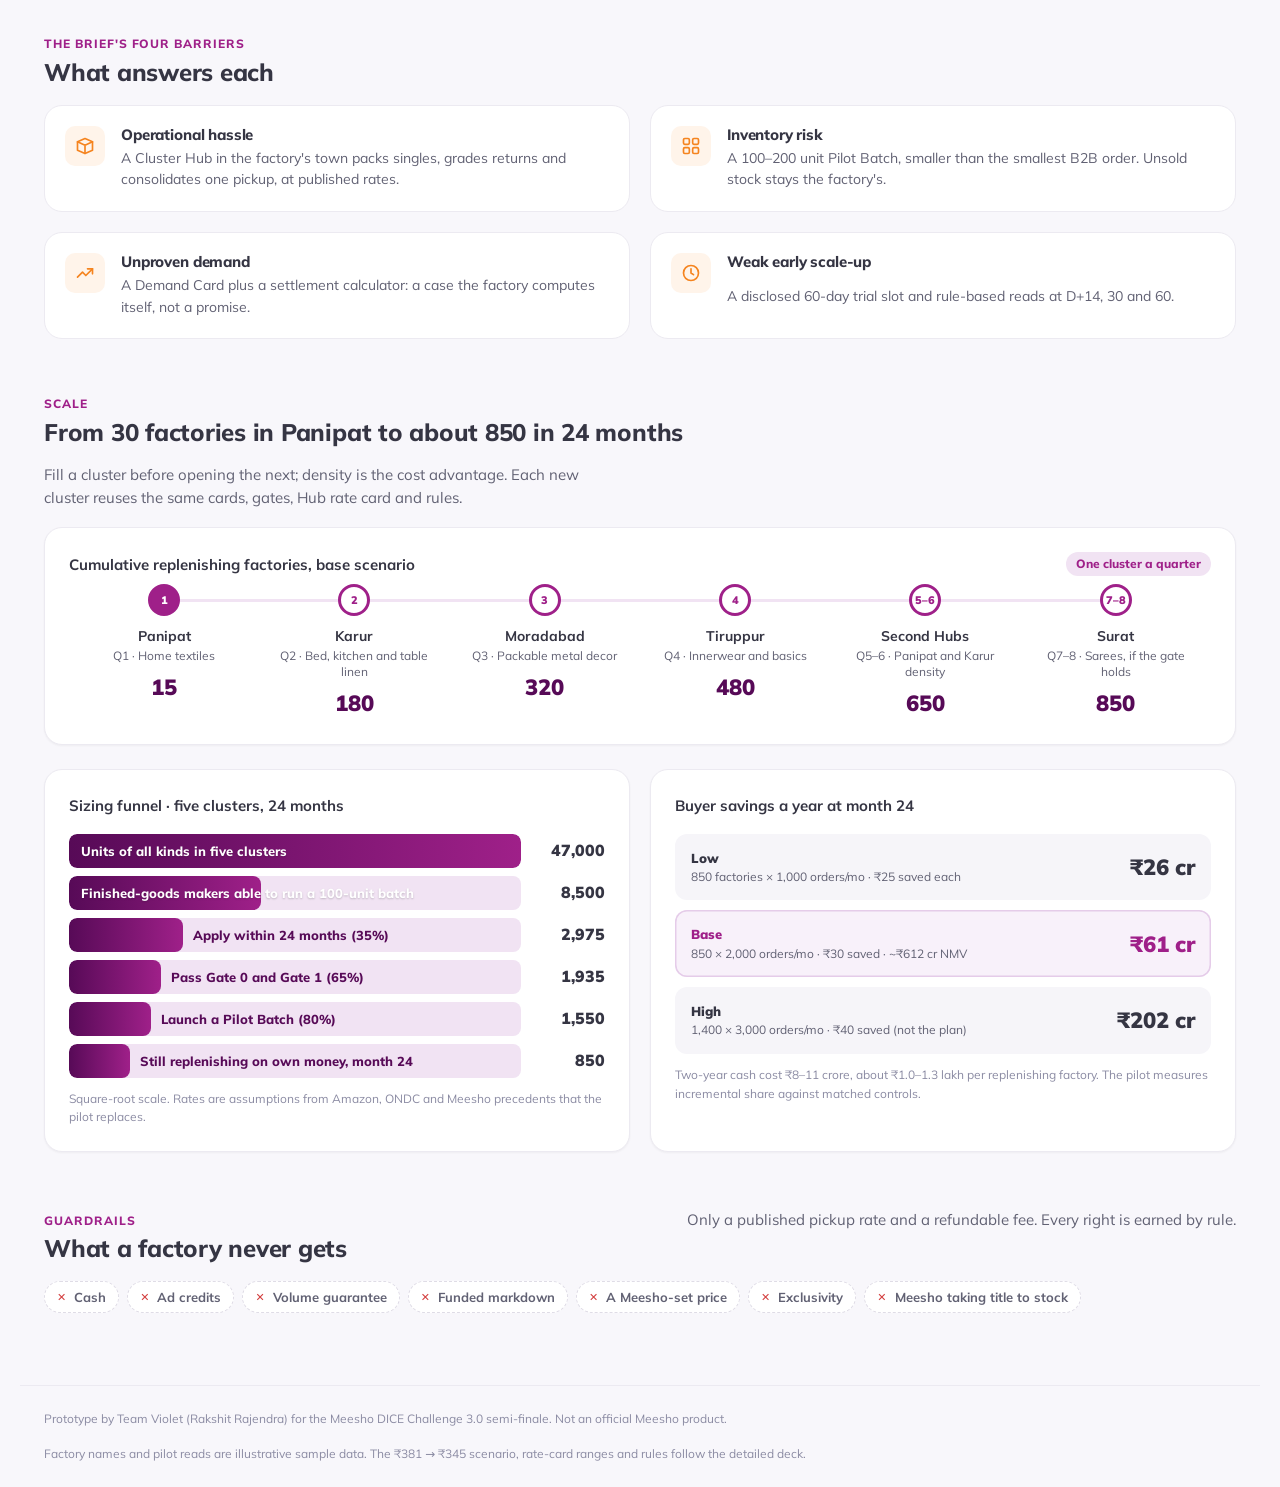
<file: explore.html>
<!doctype html>
<html lang="en">
<head>
<meta charset="utf-8">
<meta name="viewport" content="width=device-width, initial-scale=1, viewport-fit=cover">
<title>Factory Direct · Meesho C2M</title>
<meta name="description" content="Factory Direct: a working prototype for growing Meesho's consumer-to-manufacturer (C2M) seller base. Demand Cards, Cluster Hubs and rule-based reads. Team Violet, Meesho DICE Challenge 3.0.">
<meta name="theme-color" content="#570A57">
<meta property="og:title" content="Factory Direct · Meesho C2M prototype">
<meta property="og:description" content="Bring a proven product to its factory, not a cold catalogue to the app. ₹381 → ₹345 all-in, and the factory still beats wholesale.">
<meta property="og:type" content="website">
<meta property="og:image" content="og.png">
<meta name="twitter:card" content="summary_large_image">
<link rel="icon" href="favicon.svg" type="image/svg+xml">
<link rel="preconnect" href="https://fonts.googleapis.com">
<link rel="preconnect" href="https://fonts.gstatic.com" crossorigin>
<link rel="stylesheet" href="https://fonts.googleapis.com/css2?family=Mulish:wght@400;500;600;700;800;900&family=Mukta:wght@500;600;700;800&display=swap">
<link rel="stylesheet" href="assets/app.css">
</head>
<body>
<header class="appbar">
  <div class="in">
    <a class="logo" href="./" aria-label="Factory Direct home">
      <span class="wm">meesho</span><span class="sep"></span>
      <span class="prod">Factory Direct<small>C2M PROTOTYPE</small></span>
    </a>
    <nav class="tabs" aria-label="Screens">
      <a href="#/" data-r="overview">Overview <span class="k">1</span></a>
      <a href="#/factory" data-r="factory">Supplier Panel <span class="k">2</span></a>
      <a href="#/hub" data-r="hub">Cluster Hub <span class="k">3</span></a>
      <a href="#/buyer" data-r="buyer">Buyer App <span class="k">4</span></a>
      <a href="#/console" data-r="console">C2M Console <span class="k">5</span></a>
    </nav>
    <div class="right">
      <button class="btn ghost sm" id="btn-reset" title="Reset demo state" aria-label="Reset demo"><svg width="16" height="16" viewBox="0 0 24 24" fill="none" stroke="currentColor" stroke-width="2" stroke-linecap="round" stroke-linejoin="round" aria-hidden="true"><path d="M4 4v6h6"/><path d="M20 12a8 8 0 10-2.3 5.7M4 10a8 8 0 011.8-3"/></svg></button>
      <button class="btn sm" id="btn-tour"><svg width="14" height="14" viewBox="0 0 24 24" fill="currentColor" aria-hidden="true"><path d="M7 5l12 7-12 7z"/></svg><span>Guided demo</span></button>
    </div>
  </div>
</header>

<main class="page" id="main"></main>

<footer class="foot">
  <span>Prototype by Team Violet (Rakshit Rajendra) for the Meesho DICE Challenge 3.0 semi-finale. Not an official Meesho product.</span>
  <span>Factory names and pilot reads are illustrative sample data. The ₹381 → ₹345 scenario, rate-card ranges and rules follow the detailed deck.</span>
</footer>

<div class="scrim" id="scrim"></div>
<aside class="drawer" id="drawer" role="dialog" aria-modal="true" aria-hidden="true" aria-label="Settlement calculator"></aside>
<div class="modal" id="modal" role="dialog" aria-modal="true" aria-hidden="true"></div>
<div class="tour" id="tour" role="dialog" aria-live="polite" aria-label="Guided demo"></div>
<div class="toasts" id="toasts" aria-live="polite"></div>

<noscript><p style="padding:24px">This prototype needs JavaScript.</p></noscript>
<script src="assets/data.js"></script>
<script src="assets/app.js"></script>
<script src="assets/views.js"></script>
</body>
</html>
</file>
<file: v1/story.css>
/* Factory Direct · v1 Keynote. A fixed 1440×810 stage scaled to the viewport; one chapter per slide. */
:root{
  --m-plum:#570A57; --m-primary:#9F2089; --m-primary-600:#85196F; --m-pink:#F43397;
  --m-pink-50:#FFF0F7; --lil-50:#FBF8FC; --lil-100:#F4EAF5; --lil-200:#E8D3EB;
  --ink:#353543; --ink-2:#616173; --ink-3:#8B8BA3; --line:#EEEBF2; --line-2:#E0DCE7;
  --green:#038D63; --green-50:#E8F7EF; --amber:#B86E00; --amber-50:#FFF4DE; --red:#D23B3B; --red-50:#FDECEC;
  --saffron:#F5841F;
  --font:"Mulish",ui-sans-serif,system-ui,-apple-system,"Segoe UI",sans-serif;
  --hindi:"Mukta","Noto Sans Devanagari",var(--font);
  --ease:cubic-bezier(.2,.7,.2,1);
  --sh:0 1px 2px rgba(53,53,67,.05),0 18px 40px -22px rgba(87,10,87,.28);
}
*{box-sizing:border-box}
html,body{margin:0;height:100%;background:#F4F1F6;color:var(--ink);font-family:var(--font);-webkit-font-smoothing:antialiased;overflow:hidden}
button{font:inherit;color:inherit;background:none;border:0;padding:0;cursor:pointer}
input{font:inherit;color:var(--ink)}
:focus-visible{outline:2px solid var(--m-pink);outline-offset:2px;border-radius:6px}
h1,h2,h3{margin:0;font-weight:900;letter-spacing:-.02em;line-height:1.08;text-wrap:balance}
p{margin:0}
.num{font-variant-numeric:tabular-nums}
.hi{font-family:var(--hindi)}

/* ---------- stage ---------- */
#viewport{position:fixed;inset:0;display:grid;place-items:center}
#stage{position:absolute;left:0;top:0;width:1440px;height:810px;background:#fff;transform-origin:0 0;overflow:hidden;border-radius:6px;box-shadow:0 30px 80px -40px rgba(87,10,87,.35)}
.topbar{position:absolute;left:0;right:0;top:0;height:64px;display:flex;align-items:center;justify-content:space-between;padding:0 56px;z-index:5}
.brand{display:flex;align-items:center;gap:12px}
.brand .wm{font-weight:900;font-size:24px;letter-spacing:-.04em;color:var(--m-primary)}
.brand .sep{width:1px;height:20px;background:var(--line-2)}
.brand .pd{font-weight:800;font-size:14px}
.counter{font-size:13px;font-weight:800;color:var(--ink-3);letter-spacing:.06em}
.counter b{color:var(--ink)}
.tools{display:flex;gap:6px;align-items:center}
.tool{height:30px;padding:0 10px;border-radius:8px;font-size:12px;font-weight:800;color:var(--ink-3);border:1px solid var(--line)}
.tool:hover{color:var(--m-primary);border-color:var(--lil-200)}
.tool kbd{font-family:inherit;font-size:10px;border:1px solid var(--line-2);border-radius:4px;padding:0 4px;margin-left:6px}

/* ---------- slides ---------- */
.slides{position:absolute;left:0;right:0;top:64px;bottom:64px}
.slide{position:absolute;inset:0;padding:12px 56px 0;display:grid;grid-template-columns:480px 1fr;gap:56px;align-items:center;opacity:0;visibility:hidden;transform:translateX(40px);transition:opacity .38s var(--ease),transform .45s var(--ease),visibility 0s .45s}
.slide.on{opacity:1;visibility:visible;transform:none;transition:opacity .38s var(--ease),transform .45s var(--ease)}
.slide.back{transform:translateX(-40px)}
.slide.full{grid-template-columns:1fr}
.copy .k{font-size:13px;font-weight:900;letter-spacing:.12em;text-transform:uppercase;color:var(--m-primary);display:flex;gap:10px;align-items:center}
.copy .k i{font-style:normal;color:var(--ink-3)}
.copy h2{font-size:50px;margin-top:18px}
.copy h2 em{font-style:normal;color:var(--m-primary)}
.copy p.lede{font-size:19px;line-height:1.55;color:var(--ink-2);margin-top:20px;max-width:470px}
.copy .points{margin-top:26px;display:flex;flex-direction:column;gap:12px}
.copy .points div{display:flex;gap:12px;align-items:flex-start;font-size:15px;color:var(--ink-2);line-height:1.45}
.copy .points b{color:var(--ink)}
.copy .points i{flex:none;width:22px;height:22px;border-radius:50%;background:var(--lil-100);color:var(--m-primary);display:grid;place-items:center;font-style:normal;font-size:11px;font-weight:900;margin-top:1px}
.illus{position:absolute;left:56px;bottom:10px;font-size:11px;font-weight:700;color:var(--ink-3)}
.widget{position:relative;height:100%;max-height:650px;display:flex;align-items:center;justify-content:center;min-width:0}
.panel{background:#fff;border:1px solid var(--line);border-radius:24px;box-shadow:var(--sh);padding:28px;width:100%}
.panel.soft{background:var(--lil-50);box-shadow:none}

/* ---------- rail ---------- */
.rail{position:absolute;left:56px;right:56px;bottom:0;height:64px;display:flex;align-items:center;gap:16px;z-index:5}
.rail .navb{width:36px;height:36px;border-radius:50%;border:1px solid var(--line-2);display:grid;place-items:center;color:var(--ink-2);flex:none}
.rail .navb:hover{border-color:var(--m-primary);color:var(--m-primary)}
.rail .navb:disabled{opacity:.3;cursor:default}
.dots{flex:1;display:flex;gap:6px;align-items:center}
.dot{position:relative;flex:1;height:22px;display:flex;align-items:center}
.dot span{display:block;width:100%;height:4px;border-radius:99px;background:var(--line-2);transition:background .3s}
.dot.done span{background:var(--lil-200)}
.dot.on span{background:var(--m-primary)}
.dot em{position:absolute;bottom:26px;left:50%;transform:translateX(-50%) translateY(4px);white-space:nowrap;font-style:normal;font-size:12px;font-weight:800;background:var(--ink);color:#fff;padding:5px 9px;border-radius:7px;opacity:0;pointer-events:none;transition:all .15s}
.dot:hover em{opacity:1;transform:translateX(-50%)}
.chap{font-size:13px;font-weight:800;color:var(--ink-2);min-width:150px;text-align:right}

/* ---------- notes ---------- */
#notes{position:fixed;left:50%;bottom:16px;transform:translateX(-50%) translateY(140%);width:min(820px,calc(100vw - 24px));background:#fff;border:1px solid var(--line-2);border-radius:18px;box-shadow:0 30px 80px -24px rgba(53,53,67,.35);padding:18px 22px;z-index:50;transition:transform .3s var(--ease)}
#notes.on{transform:translateX(-50%)}
#notes .h{display:flex;justify-content:space-between;font-size:12px;font-weight:900;letter-spacing:.08em;text-transform:uppercase;color:var(--m-primary)}
#notes p{font-size:15px;line-height:1.55;margin-top:8px;color:var(--ink)}
#notes small{display:block;margin-top:8px;color:var(--ink-3);font-size:12px}

/* ---------- shared bits ---------- */
.btn{display:inline-flex;align-items:center;justify-content:center;gap:8px;height:44px;padding:0 20px;border-radius:10px;font-weight:800;font-size:15px;background:var(--m-primary);color:#fff;transition:background .15s,transform .1s}
.btn:hover{background:var(--m-primary-600)}
.btn:active{transform:translateY(1px)}
.btn:disabled{opacity:.4;cursor:default}
.btn.out{background:#fff;color:var(--m-primary);box-shadow:inset 0 0 0 1.5px var(--m-primary)}
.btn.out:hover{background:var(--lil-50)}
.btn.sm{height:34px;padding:0 14px;font-size:13px;border-radius:8px}
.link{font-size:13px;font-weight:800;color:var(--m-primary)}
.seg{display:inline-flex;background:#F2EFF5;border-radius:11px;padding:3px;gap:2px}
.seg button{height:34px;padding:0 14px;border-radius:8px;font-weight:800;font-size:13px;color:var(--ink-2);transition:all .15s}
.seg button[aria-pressed="true"]{background:#fff;color:var(--m-primary);box-shadow:0 1px 2px rgba(0,0,0,.06),0 0 0 1px var(--line)}
.seg.solid button[aria-pressed="true"]{background:var(--m-primary);color:#fff;box-shadow:none}
.pill{display:inline-flex;align-items:center;gap:6px;height:24px;padding:0 10px;border-radius:999px;font-size:12px;font-weight:800;white-space:nowrap}
.pill.ok{background:var(--green-50);color:var(--green)}
.pill.warn{background:var(--amber-50);color:var(--amber)}
.pill.bad{background:var(--red-50);color:var(--red)}
.pill.brand{background:var(--lil-100);color:var(--m-primary)}
.pill.grey{background:#F1F0F5;color:var(--ink-2)}
.lbl{font-size:11px;font-weight:900;letter-spacing:.08em;text-transform:uppercase;color:var(--ink-3)}
.row{display:flex;align-items:center;gap:12px}
.between{justify-content:space-between}
.muted{color:var(--ink-2)}
.faint{color:var(--ink-3)}

/* 1 · hook */
.tag{width:560px}
.tag .price{display:flex;align-items:baseline;gap:14px}
.tag .price b{font-size:96px;font-weight:900;letter-spacing:-.04em;line-height:1}
.tag .price span{font-size:17px;color:var(--ink-2);font-weight:700}
.stackrows{margin-top:26px;display:flex;flex-direction:column;gap:8px}
.srow{display:grid;grid-template-columns:1fr 70px;align-items:center;gap:14px;opacity:0;transform:translateY(8px);transition:all .4s var(--ease)}
.srow.in{opacity:1;transform:none}
.srow .bar{height:40px;border-radius:10px;background:var(--amber-50);display:flex;align-items:center;padding:0 14px;font-size:15px;font-weight:800;color:#8A5200;position:relative;overflow:hidden}
.srow .bar i{position:absolute;left:0;top:0;bottom:0;background:#FDE3BF;border-radius:10px}
.srow .bar span{position:relative}
.srow b{font-size:20px;font-weight:900;text-align:right;color:#C25E00}
.srow.res .bar{background:var(--lil-50);color:var(--m-plum)}
.srow.res .bar i{background:var(--lil-100)}
.srow.res b{color:var(--m-primary)}
.srow.fin .bar{background:var(--green-50);color:var(--green)}
.srow.fin .bar i{background:#CFEFDF}
.srow.fin b{color:var(--green)}

/* 2 · problem */
.barriers{display:grid;grid-template-columns:1fr 1fr;gap:14px}
.bar-t{padding:20px 22px;border-radius:18px;background:#fff;border:1px solid var(--line)}
.bar-t .ic{width:40px;height:40px;border-radius:11px;background:var(--amber-50);color:var(--saffron);display:grid;place-items:center}
.bar-t h3{font-size:18px;margin-top:14px}
.bar-t p{font-size:14px;color:var(--ink-2);margin-top:6px;line-height:1.45}
.quote{margin-top:16px;padding:22px 26px;border-radius:18px;background:var(--lil-50);border:1px solid var(--lil-200)}
.quote q{display:block;font-size:22px;font-weight:800;color:var(--m-plum);line-height:1.35;quotes:"“" "”"}
.quote small{display:block;margin-top:8px;color:var(--ink-2);font-size:13px}

/* 3 · loop */
.loopwrap{position:relative;width:600px;height:600px}
.loopwrap>svg{position:absolute;inset:0}
.node{position:absolute;width:190px;transform:translate(-50%,-50%);text-align:center;transition:all .4s var(--ease)}
.node .c{width:64px;height:64px;margin:0 auto;border-radius:50%;background:#fff;border:2px solid var(--lil-200);display:grid;place-items:center;color:var(--m-primary);transition:all .35s var(--ease)}
.node b{display:block;font-size:15px;margin-top:10px}
.node small{display:block;font-size:12px;color:var(--ink-2);line-height:1.35;margin-top:3px}
.node.on .c{background:var(--m-primary);color:#fff;border-color:var(--m-primary);transform:scale(1.12);box-shadow:0 10px 24px -8px rgba(159,32,137,.5)}
.loopcenter{position:absolute;left:50%;top:50%;transform:translate(-50%,-50%);width:220px;text-align:center}
.loopcenter b{font-size:15px;line-height:1.4;color:var(--ink)}
.loopcenter small{display:block;font-size:12px;color:var(--ink-3);margin-top:6px;font-weight:700}
.flip{display:flex;gap:10px;align-items:center;margin-top:26px;flex-wrap:wrap}
.flip span{height:38px;display:inline-flex;align-items:center;padding:0 16px;border-radius:999px;background:var(--lil-50);border:1px solid var(--lil-200);font-weight:800;font-size:14px;color:var(--m-plum)}
.flip i{font-style:normal;color:var(--ink-3);font-weight:900}

/* 4 · demand card */
.dc{width:640px;border-radius:24px;background:#fff;border:1px solid var(--line);box-shadow:var(--sh);overflow:hidden}
.dc .hd{padding:18px 24px;border-bottom:1px solid var(--line);display:flex;justify-content:space-between;align-items:center;background:var(--lil-50)}
.dc .hd h3{font-size:22px;margin-top:4px}
.dc .dcb{padding:4px 24px 20px}
.fact{display:grid;grid-template-columns:150px 1fr;gap:14px;padding:10px 0;border-bottom:1px solid var(--line);align-items:center;font-size:14px}
.fact:last-child{border-bottom:0}
.fact dt{font-size:12.5px;font-weight:800;color:var(--ink-3)}
.fact dd{margin:0;font-weight:600;line-height:1.4}
.track{display:inline-block;width:100px;height:7px;border-radius:99px;background:var(--lil-100);overflow:hidden;vertical-align:middle;margin-right:10px}
.track i{display:block;height:100%;background:var(--m-primary);border-radius:99px}
.bands{display:flex;gap:6px;align-items:flex-end;height:44px}
.bands div{flex:1;display:flex;flex-direction:column;justify-content:flex-end;align-items:stretch;text-align:center}
.bands i{display:block;border-radius:5px 5px 2px 2px;background:var(--lil-200)}
.bands div.top i{background:var(--m-primary)}
.bands small{font-size:10.5px;font-weight:800;color:var(--ink-2);margin-top:3px}
.dots5{display:inline-flex;gap:4px;vertical-align:middle;margin-right:8px}
.dots5 i{width:11px;height:11px;border-radius:50%;background:#EDEBF2}
.dots5 i.f{background:var(--m-pink)}
.dcmoney{margin-top:12px;display:grid;grid-template-columns:1fr 1fr;gap:10px}
.dcmoney div{border-radius:14px;padding:12px 16px;background:var(--lil-50)}
.dcmoney b{display:block;font-size:26px;font-weight:900;color:var(--m-primary);line-height:1.1}
.dcmoney div+div b{color:var(--green)}
.dcmoney small{font-size:12px;color:var(--ink-2);font-weight:700}
.nf{margin-top:10px;font-size:12px;font-weight:800;color:var(--amber);background:var(--amber-50);border-radius:10px;padding:8px 12px}
.cardtabs{display:flex;gap:6px;flex-wrap:wrap;margin-top:26px}
.cardtabs button{height:36px;padding:0 14px;border-radius:999px;border:1.5px solid var(--line-2);font-weight:800;font-size:13px;color:var(--ink-2)}
.cardtabs button[aria-pressed="true"]{border-color:var(--m-primary);background:var(--lil-50);color:var(--m-primary)}

/* 5 · calculator */
.calc{width:640px}
.calc .ins{display:grid;grid-template-columns:1fr 1fr;gap:14px}
.field label{display:block;font-size:12px;font-weight:800;color:var(--ink-2);margin-bottom:6px}
.inpre{position:relative}
.inpre span{position:absolute;left:14px;top:50%;transform:translateY(-50%);font-weight:800;color:var(--ink-3)}
.input{width:100%;height:46px;border-radius:11px;border:1.5px solid var(--line-2);padding:0 14px 0 30px;font-weight:800;font-size:17px;background:#fff}
.input:focus{outline:0;border-color:var(--m-primary);box-shadow:0 0 0 4px rgba(159,32,137,.1)}
.ladder{display:grid;grid-template-columns:repeat(4,1fr);gap:8px;margin-top:16px}
.ladder button{padding:9px 6px;border-radius:12px;border:1.5px solid var(--line);text-align:center}
.ladder b{display:block;font-size:17px;font-weight:900}
.ladder small{font-size:11px;font-weight:800;color:var(--ink-3)}
.ladder button[aria-pressed="true"]{border-color:var(--m-primary);background:var(--lil-50)}
.ladder button[aria-pressed="true"] b{color:var(--m-primary)}
.ladder button.stop[aria-pressed="true"]{border-color:var(--red);background:var(--red-50)}
.ladder button.stop[aria-pressed="true"] b{color:var(--red)}
.bd{display:flex;flex-direction:column;margin-top:14px}
.bd div{display:flex;justify-content:space-between;padding:8px 0;border-bottom:1px dashed var(--line-2);font-size:15px}
.bd div span:last-child{font-weight:800}
.bd div.tot{border-bottom:0;border-top:2px solid var(--ink);font-weight:900;font-size:16px;padding-top:10px}
.keep{display:grid;grid-template-columns:1fr 1fr;gap:10px;margin-top:12px}
.keep div{border-radius:16px;padding:14px 18px;background:#F7F5FA;transition:background .25s}
.keep div.hl{background:var(--lil-50);box-shadow:inset 0 0 0 1.5px var(--lil-200)}
.keep b{display:block;font-size:34px;font-weight:900;line-height:1.1;transition:color .25s}
.keep .hl b{color:var(--m-primary)}
.keep small{font-size:12px;font-weight:700;color:var(--ink-2)}
.calc.stop .keep div.hl{background:var(--red-50);box-shadow:inset 0 0 0 1.5px #F5C2C2}
.calc.stop .keep b{color:var(--red)}
.verdict{margin-top:12px;display:flex;gap:10px;align-items:center;padding:11px 14px;border-radius:12px;font-size:13.5px;font-weight:700;line-height:1.4}
.verdict.ok{background:var(--green-50);color:#0B5D43}
.verdict.warn{background:var(--amber-50);color:#7A4A00}
.verdict.bad{background:var(--red-50);color:#8E2323}

/* 6 · bid */
.bid{width:600px}
.check{display:flex;align-items:center;gap:10px;height:42px;padding:0 14px;border-radius:12px;border:1.5px solid var(--line);font-weight:800;font-size:14px;cursor:pointer}
.check input{width:17px;height:17px;accent-color:var(--m-primary)}
.check:has(input:checked){border-color:var(--m-primary);background:var(--lil-50)}
.checks{display:grid;grid-template-columns:1fr 1fr;gap:8px;margin-top:10px}
input[type=range]{width:100%;accent-color:var(--m-primary)}
.never-line{margin-top:14px;font-size:13px;font-weight:700;color:var(--ink-2);display:flex;gap:8px;flex-wrap:wrap}
.never-line span{padding:4px 10px;border-radius:999px;background:#F5F3F8}
.timeline{display:flex;flex-direction:column;margin-top:18px}
.timeline div{display:grid;grid-template-columns:30px 1fr;gap:14px;padding-bottom:18px;position:relative;opacity:0;transform:translateY(6px);animation:tin .4s var(--ease) forwards}
.timeline div::before{content:"";position:absolute;left:14px;top:30px;bottom:0;width:2px;background:var(--line)}
.timeline div:last-child::before{display:none}
.timeline i{width:30px;height:30px;border-radius:50%;background:var(--lil-100);color:var(--m-primary);display:grid;place-items:center;font-style:normal;font-weight:900;font-size:13px}
.timeline div.d i{background:var(--green);color:#fff}
.timeline b{display:block;font-size:16px}
.timeline small{font-size:13px;color:var(--ink-2)}
@keyframes tin{to{opacity:1;transform:none}}
.tick{width:64px;height:64px;border-radius:50%;background:var(--green-50);color:var(--green);display:grid;place-items:center;animation:pop .45s var(--ease)}
@keyframes pop{0%{transform:scale(.5);opacity:0}70%{transform:scale(1.08)}100%{transform:scale(1);opacity:1}}

/* 7 · hub */
.hubgrid{display:grid;grid-template-columns:1.25fr .9fr;gap:18px;width:100%}
.stabs{display:flex;gap:6px;margin-bottom:14px}
.stabs button{flex:1;text-align:left;padding:10px 12px;border-radius:12px;border:1.5px solid var(--line);font-size:13px}
.stabs button b{display:block;font-size:13.5px}
.stabs button small{color:var(--ink-3);font-weight:700;font-size:11.5px}
.stabs button[aria-pressed="true"]{border-color:var(--m-primary);background:var(--lil-50)}
.cmp{display:grid;grid-template-columns:1.2fr 1fr 1fr 24px;gap:8px;padding:10px 0;border-bottom:1px solid var(--line);font-size:14px;align-items:center}
.cmp.h{font-size:11px;font-weight:900;letter-spacing:.06em;text-transform:uppercase;color:var(--ink-3);padding-top:0}
.okc{color:var(--green);font-weight:900}.badc{color:var(--red);font-weight:900}
.pk{display:grid;grid-template-columns:1fr 40px;gap:10px;align-items:center;font-size:12.5px;font-weight:700;margin-top:7px}
.pk .b{height:16px;border-radius:5px;background:var(--lil-100);position:relative;overflow:hidden}
.pk .b i{position:absolute;inset:0 auto 0 0;background:var(--m-primary);border-radius:5px;transition:width .6s var(--ease)}
.pk .b span{position:absolute;left:8px;top:0;bottom:0;display:flex;align-items:center;font-size:11px;color:#fff;font-weight:800;white-space:nowrap}
.gauge{position:relative;height:12px;border-radius:99px;background:var(--lil-100);margin-top:30px}
.gauge i{position:absolute;inset:0 auto 0 0;border-radius:99px;background:linear-gradient(90deg,var(--m-primary),var(--m-pink))}
.gauge .be{position:absolute;top:-6px;bottom:-6px;width:2px;background:var(--ink)}
.gauge .be span{position:absolute;bottom:22px;left:50%;transform:translateX(-50%);font-size:11px;font-weight:800;white-space:nowrap;color:var(--ink-2)}

/* 8 · buyer */
.buyerw{display:flex;gap:36px;align-items:center}
.phone{width:310px;border-radius:40px;background:#1C1520;padding:10px;box-shadow:0 30px 60px -24px rgba(87,10,87,.45);flex:none}
.screen{border-radius:31px;overflow:hidden;background:#fff;height:620px;display:flex;flex-direction:column;position:relative}
.notch{position:absolute;top:9px;left:50%;transform:translateX(-50%);width:86px;height:22px;border-radius:20px;background:#1C1520;z-index:2}
.sbar{display:flex;justify-content:space-between;padding:11px 22px 4px;font-size:11px;font-weight:800}
.mbar{display:flex;align-items:center;gap:10px;padding:6px 14px 8px;border-bottom:1px solid var(--line);font-size:11px;color:var(--ink-3)}
.mbar .s{flex:1;height:30px;border-radius:8px;border:1px solid var(--line-2);display:flex;align-items:center;padding:0 10px}
.pimg{height:170px;background:#F6EEF4}
.pimg svg{width:100%;height:100%;display:block}
.pb{padding:12px 14px;flex:1;overflow:hidden}
.pt{font-size:13px;color:var(--ink-2);font-weight:600;line-height:1.35}
.pp{display:flex;align-items:baseline;gap:8px;margin-top:6px;flex-wrap:wrap}
.pp b{font-size:24px;font-weight:900}
.pp .del{font-size:12px;font-weight:800;color:var(--amber)}
.pp .ai{font-size:11px;font-weight:800;color:var(--green);background:var(--green-50);padding:2px 7px;border-radius:6px}
.rating{display:inline-flex;align-items:center;gap:4px;background:#23BB75;color:#fff;font-size:11px;font-weight:900;padding:2px 8px;border-radius:999px}
.maker{display:flex;gap:10px;align-items:center;margin-top:10px;padding:9px 10px;border-radius:12px;background:var(--lil-50)}
.maker .fi{width:30px;height:30px;border-radius:9px;background:var(--m-primary);color:#fff;display:grid;place-items:center;flex:none}
.maker b{display:block;font-size:12px;color:var(--m-plum)}
.maker small{font-size:10.5px;color:var(--ink-2);font-weight:600}
.spec{margin-top:10px;border:1px solid var(--line);border-radius:12px}
.spec .h{border-radius:12px 12px 0 0;padding:7px 10px;font-size:11px;font-weight:900;display:flex;justify-content:space-between;background:#FBFAFD;border-bottom:1px solid var(--line)}
.spec .g{display:grid;grid-template-columns:1fr 1fr}
.spec .g div{padding:6px 10px;font-size:11px;border-bottom:1px solid var(--line)}
.spec .g div:nth-child(odd){border-right:1px solid var(--line)}
.spec .g div:nth-last-child(-n+2){border-bottom:0}
.spec small{display:block;color:var(--ink-3);font-weight:700;font-size:10px}
.miss{margin-top:10px;padding:9px 10px;border-radius:10px;background:#F6F5F9;font-size:11.5px;color:var(--ink-2);font-weight:600;line-height:1.4}
.l4l{margin-top:7px;font-size:11.5px;font-weight:800;color:var(--green)}
.pcta{display:grid;grid-template-columns:1fr 1fr;gap:8px;padding:10px 12px 16px;border-top:1px solid var(--line)}
.pcta .btn{height:40px;font-size:13px}
.mk{position:relative}
.mk::after{content:attr(data-n);position:absolute;top:-7px;right:-7px;width:19px;height:19px;border-radius:50%;background:var(--m-pink);color:#fff;font-size:10px;font-weight:900;display:grid;place-items:center;box-shadow:0 0 0 3px #fff}
.bside{width:290px;display:flex;flex-direction:column;gap:14px}
.bstat b{display:block;font-size:44px;font-weight:900;color:var(--m-primary);line-height:1}
.bstat small{font-size:13px;color:var(--ink-2);font-weight:700}
.adds{display:flex;flex-direction:column;gap:10px}
.adds div{display:grid;grid-template-columns:24px 1fr;gap:10px;font-size:13.5px;line-height:1.4;color:var(--ink-2);transition:opacity .3s}
.adds i{width:22px;height:22px;border-radius:50%;background:var(--m-pink);color:#fff;font-style:normal;font-weight:900;font-size:11px;display:grid;place-items:center}
.adds b{color:var(--ink);display:block}
.adds.dim div{opacity:.35}

/* 9 · reads */
.reads9{display:grid;grid-template-columns:1.1fr 1fr;gap:18px;width:100%}
.sbar3{display:flex;height:12px;border-radius:99px;overflow:hidden;gap:3px;margin-top:10px}
.sbar3 i{display:block;height:100%}
.leg{display:flex;gap:14px;margin-top:10px;font-size:12.5px;font-weight:800;color:var(--ink-2)}
.leg span::before{content:"";display:inline-block;width:9px;height:9px;border-radius:3px;margin-right:6px;background:var(--c)}
.brows{margin-top:14px;display:flex;flex-direction:column}
.brow{display:grid;grid-template-columns:1fr auto;gap:10px;align-items:center;padding:11px 12px;border-radius:12px;text-align:left;transition:background .15s}
.brow:hover{background:#FBF8FC}
.brow[aria-pressed="true"]{background:var(--lil-50);box-shadow:inset 3px 0 0 var(--m-primary)}
.brow b{font-size:14px}
.brow small{display:block;font-size:12px;color:var(--ink-3)}
.tiles{display:grid;grid-template-columns:repeat(3,1fr);gap:8px;margin-top:14px}
.tiles div{padding:10px 12px;border-radius:12px;background:#F7F5FA;border:1.5px solid transparent}
.tiles b{display:block;font-size:18px;font-weight:900}
.tiles small{font-size:11px;color:var(--ink-2);font-weight:700;line-height:1.3;display:block}
.tiles .flag{background:var(--red-50);border-color:#F5C2C2}
.tiles .flag b{color:var(--red)}
.act{margin-top:14px;border-radius:14px;padding:14px 16px;background:#F7F5FA;border-left:4px solid var(--amber)}
.act.ok{border-left-color:var(--green)}.act.bad{border-left-color:var(--red)}
.act b{font-size:12px;letter-spacing:.06em;text-transform:uppercase;color:var(--ink-3)}
.act p{font-size:14.5px;margin-top:4px;line-height:1.45}
.act .h{margin-top:8px;font-size:13px;font-weight:800;color:var(--ink)}

/* 10 · north star */
.ns{display:grid;grid-template-columns:300px 1fr;gap:28px;align-items:center;width:100%}
.ring{position:relative;width:300px;height:300px}
.ring svg{width:100%;height:100%;transform:rotate(-90deg)}
.ring circle{transition:stroke-dashoffset .8s var(--ease)}
.ring .c{position:absolute;inset:0;display:grid;place-items:center;text-align:center}
.ring .c b{font-size:72px;font-weight:900;letter-spacing:-.03em;line-height:1}
.ring .c b small{font-size:26px;color:var(--ink-3)}
.ring .c span{display:block;font-size:13px;font-weight:800;color:var(--ink-2);margin-top:6px}
.cmpbars{display:flex;flex-direction:column;gap:16px}
.cb .t{display:flex;justify-content:space-between;font-size:14px;font-weight:800}
.cb .tr{height:12px;border-radius:99px;background:#F1EEF5;margin-top:7px;position:relative;overflow:hidden}
.cb .tr i{position:absolute;inset:0 auto 0 0;border-radius:99px;transition:width .7s var(--ease)}
.cb .gate{position:absolute;top:-3px;bottom:-3px;width:2px;background:var(--ink)}
.gates{display:flex;flex-direction:column;gap:7px;margin-top:6px}
.gates div{display:grid;grid-template-columns:24px 1fr auto;gap:10px;align-items:center;font-size:13px;font-weight:700;padding:8px 12px;border-radius:10px;background:#F7F5FA}
.gates i{width:22px;height:22px;border-radius:50%;display:grid;place-items:center;font-style:normal;font-size:11px;font-weight:900;background:#E9E7EF;color:var(--ink-3)}
.gates .pass i{background:var(--green);color:#fff}

/* 11 · waterfall */
.wfwrap{width:100%}
.wflegend{display:flex;gap:18px;flex-wrap:wrap;font-size:12.5px;font-weight:800;color:var(--ink-2);margin-top:8px}
.wflegend i{display:inline-block;width:10px;height:10px;border-radius:3px;margin-right:6px;vertical-align:-1px}

/* 12 · scale */
.road{display:grid;grid-template-columns:repeat(6,1fr);position:relative}
.road .q{position:relative;text-align:center;padding:0 6px;opacity:0;transform:translateY(10px);transition:all .45s var(--ease)}
.slide.on .road .q{opacity:1;transform:none}
.road .q::before{content:"";position:absolute;top:15px;left:0;right:0;height:3px;background:var(--lil-100)}
.road .q:first-child::before{left:50%}.road .q:last-child::before{right:50%}
.road .dt{position:relative;width:32px;height:32px;border-radius:50%;margin:0 auto;background:#fff;border:3px solid var(--m-primary);display:grid;place-items:center;font-size:10px;font-weight:900;color:var(--m-primary)}
.road .q:first-child .dt{background:var(--m-primary);color:#fff}
.road b{display:block;font-size:15px;margin-top:10px}
.road small{display:block;font-size:11.5px;color:var(--ink-2);line-height:1.3;min-height:30px}
.road .v{display:block;font-size:30px;font-weight:900;color:var(--m-plum);margin-top:6px}
.road .bar{width:26px;margin:8px auto 0;border-radius:6px 6px 0 0;background:linear-gradient(180deg,var(--m-primary),var(--lil-200))}
.scens{display:grid;grid-template-columns:repeat(3,1fr);gap:12px;margin-top:22px}
.scens div{padding:16px 18px;border-radius:16px;background:#F7F5FA}
.scens div.base{background:var(--lil-50);box-shadow:inset 0 0 0 1.5px var(--lil-200)}
.scens b{display:block;font-size:30px;font-weight:900;line-height:1.1;margin-top:4px}
.scens .base b{color:var(--m-primary)}
.scens small{font-size:12px;color:var(--ink-2);font-weight:600;line-height:1.35;display:block;margin-top:4px}

/* 13 · close */
.close{display:flex;flex-direction:column;align-items:center;justify-content:center;text-align:center;height:100%;padding-bottom:20px}
.close h2{font-size:58px;max-width:1040px}
.close h2 em{font-style:normal;color:var(--m-primary)}
.close p{font-size:19px;color:var(--ink-2);margin-top:22px;max-width:760px;line-height:1.5}
.nevers{display:flex;gap:10px;flex-wrap:wrap;justify-content:center;margin-top:30px;max-width:900px}
.nevers span{height:38px;display:inline-flex;align-items:center;padding:0 16px;border-radius:999px;border:1.5px dashed var(--line-2);font-weight:800;font-size:14px;color:var(--ink-2)}
.nevers span::before{content:"✕";color:var(--red);margin-right:8px;font-size:11px}
.credit{margin-top:40px;display:flex;gap:28px;align-items:center;font-size:14px;color:var(--ink-3);font-weight:700}
.credit b{color:var(--ink)}
.bigstat{display:flex;gap:44px;margin-top:34px}
.bigstat div b{display:block;font-size:40px;font-weight:900;color:var(--m-primary);letter-spacing:-.02em}
.bigstat div small{font-size:13px;color:var(--ink-2);font-weight:700}

/* hero slide */
.hero1 .copy h2{font-size:58px}

/* ---------- stacked (phones / portrait) ---------- */
body.stacked{overflow:auto;height:auto}
body.stacked #viewport{position:static;display:block}
body.stacked #stage{position:relative;width:100%;height:auto;min-height:100vh;transform:none!important;border-radius:0;box-shadow:none;overflow:visible}
body.stacked .topbar{position:sticky;top:0;background:rgba(255,255,255,.95);backdrop-filter:blur(8px);padding:0 16px;height:56px;border-bottom:1px solid var(--line)}
body.stacked .tools .tool:not(.keep-m){display:none}
body.stacked .slides{position:relative;top:0;bottom:auto}
body.stacked .slide{position:relative;display:none;grid-template-columns:1fr;gap:24px;padding:24px 16px 120px;transform:none;opacity:1;visibility:visible}
body.stacked .slide.on{display:grid}
body.stacked .copy h2{font-size:32px}
body.stacked .hero1 .copy h2{font-size:34px}
body.stacked .copy p.lede{font-size:16px}
body.stacked .widget{max-height:none;height:auto;display:block}
body.stacked .tag,body.stacked .dc,body.stacked .calc,body.stacked .bid{width:100%}
body.stacked .tag .price b{font-size:64px}
body.stacked .barriers,body.stacked .hubgrid,body.stacked .reads9,body.stacked .ns{grid-template-columns:1fr}
body.stacked .loopwrap{transform:scale(.58);transform-origin:0 0;height:350px;width:600px}
body.stacked .buyerw{flex-direction:column}
body.stacked .bside{width:100%}
body.stacked .fact{grid-template-columns:1fr;gap:2px}
body.stacked .road{grid-template-columns:repeat(3,1fr);row-gap:20px}
body.stacked .road .q::before{display:none}
body.stacked .scens{grid-template-columns:1fr}
body.stacked .ring{width:220px;height:220px;margin:0 auto}
body.stacked .close h2{font-size:34px}
body.stacked .bigstat{flex-direction:column;gap:14px}
body.stacked .rail{position:fixed;left:0;right:0;bottom:0;background:#fff;border-top:1px solid var(--line);padding:0 12px;z-index:20}
body.stacked .chap{display:none}
body.stacked .illus{position:static;margin-top:10px}
body.stacked .panel{padding:18px}
body.stacked .checks{grid-template-columns:1fr}
body.stacked .copy .k{font-size:12px}

@media (prefers-reduced-motion:reduce){*{animation:none!important;transition:none!important}}
.pp b.mk{margin-right:10px}
</file>
<file: v2/story.css>
/* Factory Direct · v2 "Scroll story". Light editorial theme in Meesho's palette. */
:root{
  --m-plum:#570A57; --m-primary:#9F2089; --m-primary-600:#85196F; --m-pink:#F43397;
  --lilac-25:#FBF8FC; --lilac-50:#F7F0F8; --lilac-100:#EFE1F1; --lilac-200:#E3CCE7;
  --ink:#353543; --ink-2:#5E5E70; --ink-3:#8E8EA4; --line:#EEEBF2; --line-2:#E2DEE8;
  --bg:#FFFFFF; --soft:#FBF8FC;
  --green:#038D63; --green-50:#E8F7F0; --amber:#B06A00; --amber-50:#FFF5E2; --red:#D23B3B; --red-50:#FDEEEE;
  --font:"Mulish",ui-sans-serif,system-ui,-apple-system,"Segoe UI",sans-serif;
  --hindi:"Mukta","Noto Sans Devanagari",var(--font);
  --ease:cubic-bezier(.2,.7,.2,1);
  --top:60px;
}
*{box-sizing:border-box}
html{-webkit-text-size-adjust:100%}
body{margin:0;background:var(--bg);color:var(--ink);font-family:var(--font);font-size:16px;line-height:1.55;-webkit-font-smoothing:antialiased}
h1,h2,h3{margin:0;font-weight:900;letter-spacing:-.025em;line-height:1.08;color:var(--ink);text-wrap:balance}
p{margin:0}
button{font:inherit;color:inherit;background:none;border:0;padding:0;cursor:pointer}
input{font:inherit;color:var(--ink)}
:focus-visible{outline:2px solid var(--m-pink);outline-offset:2px;border-radius:6px}
.num{font-variant-numeric:tabular-nums}
.hi{font-family:var(--hindi)}

/* ---------- top bar ---------- */
.bar{position:fixed;inset:0 0 auto 0;height:var(--top);z-index:50;background:rgba(255,255,255,.9);backdrop-filter:blur(12px) saturate(1.4);border-bottom:1px solid var(--line);display:flex;align-items:center;gap:28px;padding:0 32px}
.brand{display:flex;align-items:center;gap:10px;text-decoration:none;color:inherit;flex:none}
.brand .wm{font-weight:900;font-size:22px;letter-spacing:-.04em;color:var(--m-primary)}
.brand .sep{width:1px;height:18px;background:var(--line-2)}
.brand .p{font-weight:800;font-size:14px}
.chapters{display:flex;gap:2px;flex:1;justify-content:center;min-width:0;overflow-x:auto;scrollbar-width:none}
.chapters::-webkit-scrollbar{display:none}
.chapters button{position:relative;padding:8px 12px;font-size:13px;font-weight:800;color:var(--ink-3);border-radius:8px;white-space:nowrap;transition:color .2s}
.chapters button:hover{color:var(--m-primary)}
.chapters button.on{color:var(--m-primary)}
.chapters button.done{color:var(--ink-2)}
.chapters button::after{content:"";position:absolute;left:12px;right:12px;bottom:2px;height:2px;border-radius:2px;background:var(--m-primary);transform:scaleX(0);transition:transform .3s var(--ease)}
.chapters button.on::after{transform:scaleX(1)}
.keys{flex:none;font-size:12px;color:var(--ink-3);font-weight:700;display:flex;align-items:center;gap:6px}
.keys kbd{font-family:var(--font);font-size:11px;font-weight:900;border:1px solid var(--line-2);border-bottom-width:2px;border-radius:5px;padding:0 6px;line-height:18px;color:var(--ink-2);background:#fff}
.progress{position:fixed;top:var(--top);left:0;height:2px;background:var(--m-pink);z-index:51;width:0;transition:width .15s linear}

/* ---------- hero & close ---------- */
.hero{min-height:100vh;display:flex;flex-direction:column;justify-content:center;padding:calc(var(--top) + 40px) 8vw 60px;position:relative;background:radial-gradient(1100px 600px at 85% 20%,var(--lilac-50),transparent 60%),#fff}
.eyebrow{font-size:12px;font-weight:900;letter-spacing:.1em;text-transform:uppercase;color:var(--m-primary)}
.hero .eyebrow{margin-bottom:28px}
.hero .big{font-size:clamp(96px,17vw,240px);font-weight:900;letter-spacing:-.06em;line-height:.9;color:var(--ink)}
.hero .big .strike{position:relative;display:inline-block}
.hero .big .strike::after{content:"";position:absolute;left:-2%;right:-2%;top:52%;height:.07em;background:var(--m-pink);border-radius:99px;transform:scaleX(0);transform-origin:left;animation:strike 1s .8s var(--ease) forwards}
@keyframes strike{to{transform:scaleX(1)}}
.hero h1{font-size:clamp(32px,4.2vw,58px);margin-top:28px;max-width:16ch}
.hero h1 em{font-style:normal;color:var(--m-primary)}
.hero .sub{margin-top:20px;font-size:clamp(16px,1.4vw,20px);color:var(--ink-2);max-width:52ch}
.cue{position:absolute;left:8vw;bottom:40px;display:flex;align-items:center;gap:10px;font-size:13px;font-weight:800;color:var(--ink-3)}
.cue i{width:26px;height:40px;border:2px solid var(--line-2);border-radius:14px;position:relative}
.cue i::after{content:"";position:absolute;left:50%;top:7px;width:4px;height:8px;margin-left:-2px;border-radius:2px;background:var(--m-primary);animation:wheel 1.6s infinite}
@keyframes wheel{0%{opacity:0;transform:translateY(0)}30%{opacity:1}100%{opacity:0;transform:translateY(12px)}}
.hero .meta{position:absolute;right:8vw;bottom:40px;font-size:13px;color:var(--ink-3);font-weight:700;text-align:right}

/* ---------- story grid ---------- */
.story{display:grid;grid-template-columns:minmax(0,40fr) minmax(0,60fr);gap:4vw;padding:0 4vw 0 8vw;position:relative}
.steps{position:relative}
.step{min-height:88vh;display:flex;flex-direction:column;justify-content:center;padding:12vh 0;opacity:.28;transition:opacity .5s var(--ease)}
.step.on{opacity:1}
.step .ch{display:flex;align-items:center;gap:10px;margin-bottom:18px}
.step .ch .n{font-size:12px;font-weight:900;color:var(--ink-3)}
.step h2{font-size:clamp(30px,3.1vw,46px)}
.step h2 em{font-style:normal;color:var(--m-primary)}
.step p.l{margin-top:18px;font-size:clamp(16px,1.25vw,19px);color:var(--ink-2);max-width:44ch}
.step p.l + p.l{margin-top:10px}
.step .key{display:flex;align-items:baseline;gap:14px;margin-top:28px;padding-top:22px;border-top:1px solid var(--line);max-width:44ch}
.step .key b{white-space:nowrap;flex:none;font-size:clamp(34px,3.2vw,52px);font-weight:900;letter-spacing:-.04em;color:var(--m-primary);line-height:1}
.step .key b.g{color:var(--green)}
.step .key span{font-size:14px;color:var(--ink-2);font-weight:600;line-height:1.35}
.step .ill{display:inline-flex;margin-top:16px;font-size:11px;font-weight:800;letter-spacing:.06em;text-transform:uppercase;color:var(--ink-3);border:1px dashed var(--line-2);border-radius:999px;padding:3px 10px}
.step blockquote{margin:24px 0 0;padding:0 0 0 18px;border-left:3px solid var(--m-pink);font-size:clamp(18px,1.5vw,22px);font-weight:800;line-height:1.35;max-width:40ch}
.step blockquote small{display:block;margin-top:8px;font-size:13px;color:var(--ink-3);font-weight:600}
.step .inline{display:none}

/* ---------- sticky stage ---------- */
.stage-col{position:relative}
.stage{position:sticky;top:calc(var(--top) + 24px);height:calc(100vh - var(--top) - 48px);max-height:800px;display:flex;flex-direction:column;justify-content:center}
.frame{position:relative;height:100%;max-height:720px;border-radius:22px;background:#fff;border:1px solid var(--line);box-shadow:0 1px 2px rgba(53,53,67,.04),0 30px 70px -36px rgba(87,10,87,.28);display:flex;flex-direction:column;overflow:hidden}
.chrome{flex:none;height:46px;display:flex;align-items:center;gap:14px;padding:0 18px;border-bottom:1px solid var(--line);background:var(--soft)}
.chrome .dots{display:flex;gap:6px}
.chrome .dots i{width:10px;height:10px;border-radius:50%;background:var(--line-2)}
.chrome .url{flex:1;height:28px;border-radius:8px;background:#fff;border:1px solid var(--line);display:flex;align-items:center;gap:8px;padding:0 12px;font-size:12px;font-weight:700;color:var(--ink-3);min-width:0;overflow:hidden;white-space:nowrap}
.chrome .url b{color:var(--ink-2)}
.chrome .tag{font-size:11px;font-weight:900;color:var(--m-primary);background:var(--lilac-50);border-radius:999px;padding:3px 10px;white-space:nowrap}
.scenes{position:relative;flex:1;min-height:0}
.scene{position:absolute;inset:0;padding:26px 28px;overflow:auto;opacity:0;transform:translateY(14px) scale(.985);pointer-events:none;transition:opacity .45s var(--ease),transform .55s var(--ease);scrollbar-width:thin}
.scene.on{opacity:1;transform:none;pointer-events:auto}
.scene.center{display:flex;flex-direction:column;justify-content:center}

/* ---------- shared widget bits ---------- */
.lbl{font-size:11px;font-weight:900;letter-spacing:.08em;text-transform:uppercase;color:var(--ink-3)}
.row{display:flex;align-items:center;gap:12px;flex-wrap:wrap}
.between{justify-content:space-between}
.muted{color:var(--ink-2)}.faint{color:var(--ink-3)}
.small{font-size:13px}.xs{font-size:12px}
.mt4{margin-top:4px}.mt8{margin-top:8px}.mt12{margin-top:12px}.mt16{margin-top:16px}.mt20{margin-top:20px}.mt24{margin-top:24px}
.btn{display:inline-flex;align-items:center;justify-content:center;gap:8px;height:42px;padding:0 18px;border-radius:10px;font-weight:800;font-size:14px;background:var(--m-primary);color:#fff;transition:background .15s,transform .1s;white-space:nowrap}
.btn:hover{background:var(--m-primary-600)}
.btn:active{transform:translateY(1px)}
.btn:disabled{opacity:.45;cursor:not-allowed}
.btn.o{background:#fff;color:var(--m-primary);box-shadow:inset 0 0 0 1.5px var(--m-primary)}
.btn.o:hover{background:var(--lilac-50)}
.btn.sm{height:34px;padding:0 12px;font-size:13px}
.seg{display:inline-flex;background:#F3F1F6;border-radius:10px;padding:3px;gap:2px}
.seg button{height:32px;padding:0 13px;border-radius:8px;font-weight:800;font-size:13px;color:var(--ink-2);transition:all .2s var(--ease)}
.seg button[aria-pressed="true"]{background:#fff;color:var(--m-primary);box-shadow:0 1px 2px rgba(0,0,0,.06),0 0 0 1px var(--line)}
.seg.solid button[aria-pressed="true"]{background:var(--m-primary);color:#fff;box-shadow:none}
.pill{display:inline-flex;align-items:center;gap:6px;height:24px;padding:0 10px;border-radius:999px;font-size:12px;font-weight:800;white-space:nowrap}
.pill.ok{background:var(--green-50);color:var(--green)}
.pill.warn{background:var(--amber-50);color:var(--amber)}
.pill.bad{background:var(--red-50);color:var(--red)}
.pill.brand{background:var(--lilac-50);color:var(--m-primary)}
.pill.grey{background:#F2F1F5;color:var(--ink-2)}
.dot::before{content:"";width:6px;height:6px;border-radius:50%;background:currentColor}

/* problem */
.barriers{display:grid;grid-template-columns:1fr 1fr;gap:12px}
.barriers div{padding:18px;border-radius:16px;background:var(--soft);border:1px solid var(--line)}
.barriers b{display:block;font-size:15px}
.barriers small{display:block;margin-top:4px;font-size:13px;color:var(--ink-2);line-height:1.4}
.barriers .n{font-size:12px;font-weight:900;color:var(--m-pink);display:block;margin-bottom:8px}
.thirty{margin-top:18px;padding:18px;border-radius:16px;border:1px solid var(--line)}
.thirty .track{height:40px;display:flex;gap:3px;margin-top:12px}
.thirty .track i{flex:1;border-radius:4px;background:var(--lilac-100);transform-origin:bottom}
.thirty .track i.x{background:var(--line)}

/* insight loop */
.loopwrap{display:grid;place-items:center;height:100%}
.loopsvg{width:min(100%,520px);height:auto}
.loopsvg .node rect{fill:#fff;stroke:var(--line-2);stroke-width:1.5;transition:all .4s}
.loopsvg .node.hot rect{fill:var(--lilac-50);stroke:var(--m-primary)}
.loopsvg .node text{font-family:var(--font);fill:var(--ink)}
.loopsvg .node .k{fill:var(--m-pink);font-weight:900;font-size:12px}
.loopsvg .node .t{font-weight:900;font-size:15px}
.loopsvg .node .s{fill:var(--ink-2);font-weight:600;font-size:11.5px}

/* demand card */
.tabs{display:flex;gap:6px;flex-wrap:wrap}
.tabs button{height:32px;padding:0 12px;border-radius:999px;font-size:12.5px;font-weight:800;color:var(--ink-2);border:1.5px solid var(--line)}
.tabs button[aria-selected="true"]{border-color:var(--m-primary);color:var(--m-primary);background:var(--lilac-50)}
.dc{margin-top:16px;border:1.5px solid var(--lilac-200);border-radius:18px;overflow:hidden}
.dc .hd{display:flex;justify-content:space-between;align-items:center;gap:12px;padding:14px 18px;background:var(--lilac-50);border-bottom:1px solid var(--lilac-100)}
.dc .hd h3{font-size:19px;letter-spacing:-.01em}
.dc .bd{padding:4px 18px 14px}
.fact{display:grid;grid-template-columns:132px 1fr;gap:14px;padding:9px 0;border-bottom:1px solid var(--line);align-items:center;font-size:13.5px}
.fact:last-child{border-bottom:0}
.fact dt{font-size:12px;font-weight:800;color:var(--ink-3)}
.fact dd{margin:0;font-weight:600;min-width:0}
.meter{display:inline-block;width:90px;height:7px;border-radius:99px;background:var(--lilac-100);overflow:hidden;vertical-align:middle;margin-right:8px}
.meter i{display:block;height:100%;background:var(--m-primary);border-radius:99px;transition:width .5s var(--ease)}
.bands{display:flex;gap:6px;align-items:flex-end}
.bands div{flex:1;text-align:center}
.bands i{display:block;border-radius:5px 5px 2px 2px;background:var(--lilac-200);margin-bottom:4px;transition:height .5s var(--ease)}
.bands div.top i{background:var(--m-primary)}
.bands small{font-size:10.5px;font-weight:800;color:var(--ink-2);display:block;line-height:1.2}
.dots5{display:inline-flex;gap:4px;margin-right:8px;vertical-align:middle}
.dots5 i{width:11px;height:11px;border-radius:50%;background:#EDEBF2}
.dots5 i.f{background:var(--m-pink)}
.up{color:var(--green);font-weight:800}.down{color:var(--red);font-weight:800}.flat{color:var(--ink-2);font-weight:800}
.nf{margin-top:12px;font-size:12px;font-weight:800;color:var(--amber);background:var(--amber-50);border-radius:10px;padding:8px 12px}
.lang{display:inline-flex;background:#fff;border:1px solid var(--lilac-200);border-radius:999px;padding:2px}
.lang button{height:26px;padding:0 11px;border-radius:999px;font-size:12px;font-weight:900;color:var(--ink-2)}
.lang button[aria-pressed="true"]{background:var(--m-primary);color:#fff}

/* calculator */
.field label{display:block;font-size:12px;font-weight:800;color:var(--ink-2);margin-bottom:6px}
.inp{position:relative}
.inp span{position:absolute;left:12px;top:50%;transform:translateY(-50%);font-weight:800;color:var(--ink-3)}
.inp input{width:100%;height:44px;border-radius:10px;border:1.5px solid var(--line-2);padding:0 12px 0 28px;font-weight:800;font-size:16px;background:#fff}
.inp input:focus{outline:0;border-color:var(--m-primary);box-shadow:0 0 0 4px rgba(159,32,137,.1)}
.ladder{display:grid;grid-template-columns:repeat(4,1fr);gap:6px}
.ladder button{padding:9px 4px;border-radius:10px;border:1.5px solid var(--line);text-align:center;transition:all .2s}
.ladder b{display:block;font-size:16px;font-weight:900}
.ladder small{display:block;font-size:10.5px;color:var(--ink-3);font-weight:800}
.ladder button[aria-pressed="true"]{border-color:var(--m-primary);background:var(--lilac-50)}
.ladder button[aria-pressed="true"] b{color:var(--m-primary)}
.ladder button.stop[aria-pressed="true"]{border-color:var(--red);background:var(--red-50)}
.ladder button.stop[aria-pressed="true"] b{color:var(--red)}
.brk div{display:flex;justify-content:space-between;padding:7px 0;border-bottom:1px dashed var(--line-2);font-size:13.5px}
.brk div span:last-child{font-weight:800}
.brk div.tot{border-bottom:0;border-top:2px solid var(--ink);font-weight:900;font-size:15px;margin-top:2px}
.keep{display:grid;grid-template-columns:1fr 1fr;gap:10px}
.keep > div{padding:12px 14px;border-radius:14px;background:var(--soft);border:1px solid var(--line);transition:all .3s}
.keep b{display:block;font-size:28px;font-weight:900;letter-spacing:-.02em;line-height:1.1}
.keep small{display:block;font-size:11.5px;color:var(--ink-2);font-weight:700}
.keep .hl{background:var(--lilac-50);border-color:var(--lilac-200)}
.keep .hl b{color:var(--m-primary)}
.keep .bad{background:var(--red-50);border-color:#F5C9C9}
.keep .bad b{color:var(--red)}
.verdict{display:flex;gap:10px;align-items:center;padding:10px 12px;border-radius:12px;font-size:13px;font-weight:700}
.verdict.ok{background:var(--green-50);color:#0B5D43}
.verdict.warn{background:var(--amber-50);color:#7A4A00}
.verdict.bad{background:var(--red-50);color:#8E2323}

/* bid */
.spec{display:flex;gap:8px;flex-wrap:wrap}
.spec label{display:inline-flex;align-items:center;gap:8px;height:36px;padding:0 12px;border-radius:10px;border:1.5px solid var(--line);font-size:13px;font-weight:800;cursor:pointer;transition:all .15s}
.spec input{accent-color:var(--m-primary);width:16px;height:16px}
.spec label:has(input:checked){border-color:var(--m-primary);background:var(--lilac-50);color:var(--m-plum)}
input[type=range]{width:100%;accent-color:var(--m-primary)}
.never{display:flex;gap:6px;flex-wrap:wrap}
.never span{font-size:12px;font-weight:800;color:var(--ink-2);border:1px dashed var(--line-2);border-radius:999px;padding:4px 10px}
.never span::before{content:"✕ ";color:var(--red)}
.tl{display:flex;flex-direction:column}
.tl div{display:grid;grid-template-columns:26px 1fr;gap:12px;padding-bottom:14px;position:relative;opacity:0;transform:translateX(-6px);animation:tlin .4s var(--ease) forwards}
.tl div::before{content:"";position:absolute;left:12px;top:24px;bottom:0;width:2px;background:var(--line)}
.tl div:last-child::before{display:none}
.tl i{width:26px;height:26px;border-radius:50%;background:var(--lilac-100);color:var(--m-primary);font-style:normal;font-size:12px;font-weight:900;display:grid;place-items:center}
.tl div.d i{background:var(--green);color:#fff}
.tl b{display:block;font-size:14px}
.tl small{display:block;font-size:12px;color:var(--ink-2)}
@keyframes tlin{to{opacity:1;transform:none}}
.okmark{width:56px;height:56px;border-radius:50%;background:var(--green-50);color:var(--green);display:grid;place-items:center;font-size:26px;font-weight:900;animation:pop .45s var(--ease)}
@keyframes pop{0%{transform:scale(.5);opacity:0}70%{transform:scale(1.08)}100%{transform:scale(1);opacity:1}}

/* hub */
.stats3{display:grid;grid-template-columns:repeat(3,1fr);gap:10px}
.stats3 div{padding:14px;border-radius:14px;background:var(--soft);border:1px solid var(--line)}
.stats3 b{display:block;font-size:28px;font-weight:900;letter-spacing:-.02em;line-height:1.1}
.stats3 small{font-size:12px;color:var(--ink-2);font-weight:700}
.gauge{position:relative;height:10px;border-radius:999px;background:var(--lilac-100);margin-top:26px}
.gauge i{position:absolute;inset:0 auto 0 0;border-radius:999px;background:linear-gradient(90deg,var(--m-primary),var(--m-pink))}
.gauge .be{position:absolute;top:-6px;bottom:-6px;width:2px;background:var(--ink)}
.gauge .be span{position:absolute;bottom:18px;left:50%;transform:translateX(-50%);font-size:11px;font-weight:800;white-space:nowrap;color:var(--ink-2)}
.samples{display:flex;gap:6px;flex-wrap:wrap}
.cmp{width:100%;border-collapse:collapse;font-size:13.5px}
.cmp th{text-align:left;font-size:11px;font-weight:900;letter-spacing:.06em;text-transform:uppercase;color:var(--ink-3);padding:6px 0;border-bottom:1px solid var(--line)}
.cmp td{padding:9px 0;border-bottom:1px solid var(--line)}
.cmp td:last-child{text-align:right;font-weight:900}
.okc{color:var(--green)}.badc{color:var(--red)}

/* buyer phone */
.buyer{display:grid;grid-template-columns:auto 1fr;gap:28px;align-items:center;height:100%}
.phone{width:290px;border-radius:40px;background:#1C1520;padding:10px;box-shadow:0 30px 60px -26px rgba(87,10,87,.45)}
.screen{border-radius:31px;overflow:hidden;background:#fff;height:min(580px,calc(100vh - 230px));min-height:440px;display:flex;flex-direction:column;position:relative}
.notch{position:absolute;top:9px;left:50%;transform:translateX(-50%);width:80px;height:22px;border-radius:20px;background:#1C1520;z-index:2}
.sbar{display:flex;justify-content:space-between;padding:10px 20px 4px;font-size:11px;font-weight:800}
.psrch{margin:6px 12px 8px;height:30px;border-radius:8px;border:1px solid var(--line-2);font-size:11px;color:var(--ink-3);display:flex;align-items:center;padding:0 10px}
.pscroll{flex:1;overflow-y:auto;scrollbar-width:none}
.pscroll::-webkit-scrollbar{display:none}
.pimg{height:170px;background:#F6EEF4}
.pimg svg{display:block;width:100%;height:100%}
.pb{padding:10px 12px}
.pt{font-size:12.5px;color:var(--ink-2);font-weight:600;line-height:1.35}
.pp{display:flex;align-items:baseline;gap:6px;flex-wrap:wrap;margin-top:4px}
.pp b{font-size:22px;font-weight:900}
.pp .del{font-size:11px;font-weight:800;color:var(--amber)}
.pp .ai{font-size:10.5px;font-weight:800;color:var(--green);background:var(--green-50);padding:2px 6px;border-radius:5px}
.rate{display:inline-flex;gap:3px;align-items:center;background:#23BB75;color:#fff;font-size:11px;font-weight:900;padding:1px 7px;border-radius:999px}
.mk{display:flex;gap:8px;align-items:center;margin-top:8px;padding:8px 10px;border-radius:10px;background:var(--lilac-50)}
.mk .f{width:28px;height:28px;border-radius:8px;background:var(--m-primary);color:#fff;display:grid;place-items:center;flex:none}
.mk b{display:block;font-size:11.5px;color:var(--m-plum)}
.mk small{display:block;font-size:10px;color:var(--ink-2);font-weight:600;line-height:1.3}
.sc{margin-top:8px;border:1px solid var(--line);border-radius:10px;overflow:hidden}
.sc .h{display:flex;justify-content:space-between;padding:6px 10px;font-size:10.5px;font-weight:900;background:var(--soft);border-bottom:1px solid var(--line)}
.sc .g{display:grid;grid-template-columns:1fr 1fr}
.sc .g div{padding:6px 10px;font-size:11px;border-bottom:1px solid var(--line)}
.sc .g div:nth-child(odd){border-right:1px solid var(--line)}
.sc .g small{display:block;color:var(--ink-3);font-weight:700;font-size:9.5px}
.sc .g b{font-size:11.5px}
.miss{margin-top:8px;padding:8px 10px;border-radius:10px;background:var(--soft);font-size:11px;color:var(--ink-2);font-weight:600}
.l4l{margin-top:6px;font-size:11px;font-weight:800;color:var(--green)}
.pcta{display:grid;grid-template-columns:1fr 1fr;gap:6px;padding:8px 10px 14px;border-top:1px solid var(--line)}
.pcta .btn{height:38px;font-size:12.5px;border-radius:8px}
.badge-n{position:relative}
.badge-n::after{content:attr(data-n);position:absolute;top:-7px;right:-6px;width:18px;height:18px;border-radius:50%;background:var(--m-pink);color:#fff;font-size:10px;font-weight:900;display:grid;place-items:center;box-shadow:0 0 0 2px #fff;animation:pop .35s var(--ease)}
.adds{display:flex;flex-direction:column;gap:14px}
.adds div{display:grid;grid-template-columns:26px 1fr;gap:12px;transition:opacity .3s}
.adds.dim div{opacity:.35}
.adds i{width:24px;height:24px;border-radius:50%;background:var(--m-pink);color:#fff;font-style:normal;font-size:12px;font-weight:900;display:grid;place-items:center}
.adds b{font-size:14px}
.adds small{display:block;font-size:12.5px;color:var(--ink-2);line-height:1.4}

/* rules */
.rtable{width:100%;border-collapse:collapse;font-size:13px}
.rtable th{text-align:left;font-size:10.5px;font-weight:900;letter-spacing:.06em;text-transform:uppercase;color:var(--ink-3);padding:8px 10px;border-bottom:1px solid var(--line);position:sticky;top:0;background:#fff;z-index:1}
.rtable td{padding:8px 10px;border-bottom:1px solid var(--line);white-space:nowrap}
.rtable td.r,.rtable th.r{text-align:right}
.rtable tbody tr{cursor:pointer;transition:background .12s}
.rtable tbody tr:hover{background:var(--soft)}
.rtable tbody tr[aria-selected="true"]{background:var(--lilac-50)}
.rtable tbody tr[aria-selected="true"] td:first-child{box-shadow:inset 3px 0 0 var(--m-primary)}
.rtable small{display:block;font-size:11px;color:var(--ink-3)}
.rsplit{display:grid;grid-template-columns:minmax(0,1.1fr) minmax(0,1fr);gap:18px;height:100%}
.rlist{border:1px solid var(--line);border-radius:14px;overflow:auto;min-height:0}
.rdetail{display:flex;flex-direction:column;gap:12px;min-height:0;overflow:auto}
.reads{display:grid;grid-template-columns:1fr 1fr;gap:8px}
.reads div{padding:9px 11px;border-radius:12px;background:var(--soft);border:1.5px solid transparent}
.reads b{display:block;font-size:17px;font-weight:900;line-height:1.2}
.reads small{display:block;font-size:11px;color:var(--ink-2);font-weight:700;line-height:1.3}
.reads .flag{background:var(--red-50);border-color:#F5C2C2}
.reads .flag b{color:var(--red)}
.action{padding:12px 14px;border-radius:12px;background:var(--soft);border-left:4px solid var(--amber);font-size:13px}
.action.ok{border-left-color:var(--green)}.action.bad{border-left-color:var(--red)}
.action b{display:block;font-size:13px}
.action .h{margin-top:6px;font-size:12px;font-weight:800;color:var(--ink-2)}
.sbarx{display:flex;height:10px;border-radius:999px;overflow:hidden;gap:3px}
.sbarx i{display:block}

/* north star */
.ns{display:flex;flex-direction:column;gap:22px;justify-content:center;height:100%}
.ns .big{font-size:clamp(72px,8vw,120px);font-weight:900;letter-spacing:-.05em;line-height:.9;color:var(--m-primary)}
.ns .big span{font-size:.38em;color:var(--ink-3);letter-spacing:-.02em}
.prog{position:relative;height:12px;border-radius:999px;background:var(--lilac-100)}
.prog i{position:absolute;inset:0 auto 0 0;border-radius:999px;background:var(--m-primary);transition:width .7s var(--ease)}
.prog i.c{background:var(--ink-3)}
.prog .gate{position:absolute;top:-6px;bottom:-6px;width:2px;background:var(--ink);transition:left .5s var(--ease)}
.prog .gate span{position:absolute;bottom:18px;left:50%;transform:translateX(-50%);font-size:11px;font-weight:800;color:var(--ink-2);white-space:nowrap}
.cmp2{display:grid;grid-template-columns:110px 1fr 56px;gap:12px;align-items:center;font-size:13px;font-weight:700}
.cmp2 .prog{height:8px}

/* waterfall & scale */
.wf svg{width:100%;height:auto;display:block}
.legend{display:flex;gap:14px;flex-wrap:wrap;font-size:12px;font-weight:700;color:var(--ink-2)}
.legend i{display:inline-block;width:10px;height:10px;border-radius:3px;margin-right:6px;vertical-align:-1px}
.road{display:flex;flex-direction:column;gap:8px}
.road div{display:grid;grid-template-columns:54px 110px 1fr 54px;gap:12px;align-items:center;font-size:13px}
.road .q{font-weight:900;color:var(--ink-3);font-size:12px}
.road .c b{display:block;font-size:14px}
.road .c small{display:block;font-size:11px;color:var(--ink-2);line-height:1.25}
.road .t{height:22px;border-radius:6px;background:var(--lilac-50);overflow:hidden}
.road .t i{display:block;height:100%;border-radius:6px;background:linear-gradient(90deg,var(--m-plum),var(--m-primary));width:0;transition:width .9s var(--ease)}
.road .v{font-weight:900;font-size:16px;text-align:right}
.scen{display:grid;grid-template-columns:repeat(3,1fr);gap:10px}
.scen div{padding:12px 14px;border-radius:14px;background:var(--soft);border:1px solid var(--line)}
.scen div.base{background:var(--lilac-50);border-color:var(--lilac-200)}
.scen b{display:block;font-size:24px;font-weight:900;letter-spacing:-.02em}
.scen .base b{color:var(--m-primary)}
.scen small{display:block;font-size:11px;color:var(--ink-2);font-weight:600;line-height:1.35}

/* close */
.close{min-height:100vh;display:flex;flex-direction:column;justify-content:center;padding:calc(var(--top) + 40px) 8vw 60px;background:radial-gradient(900px 500px at 15% 80%,var(--lilac-50),transparent 60%),#fff;border-top:1px solid var(--line)}
.close h2{font-size:clamp(36px,5vw,72px);max-width:18ch}
.close h2 em{font-style:normal;color:var(--m-primary)}
.close .never{margin-top:32px}
.close .never span{font-size:14px;padding:7px 14px}
.close .loopline{margin-top:40px;display:flex;gap:10px;flex-wrap:wrap;align-items:center;font-size:15px;font-weight:800;color:var(--ink-2)}
.close .loopline span{padding:8px 14px;border-radius:999px;background:var(--lilac-50);color:var(--m-plum)}
.close .credit{margin-top:56px;padding-top:24px;border-top:1px solid var(--line);display:flex;justify-content:space-between;gap:16px;flex-wrap:wrap;font-size:13px;color:var(--ink-3);font-weight:600}
.close .credit b{color:var(--ink)}

/* ---------- responsive ---------- */
@media (max-height:760px) and (min-width:901px){
  .scene{padding:18px 22px}
  .fact{padding:6px 0}
  .stats3 b,.keep b{font-size:22px}
  .dc .hd{padding:10px 16px}.dc .bd{padding:2px 16px 8px}.fact{font-size:13px}
  .brk div{padding:5px 0}.ladder button{padding:6px 4px}.mt16{margin-top:12px}.mt20{margin-top:14px}
  .nf{margin-top:8px;padding:6px 10px}.keep b{line-height:1.05}
  .step{min-height:92vh}
}
@media (max-width:1100px) and (min-width:901px){
  .buyer{grid-template-columns:1fr;justify-items:center}
  .buyer .adds{display:none}
  .keys{display:none}
}
@media (max-width:900px){
  :root{--top:52px}
  .bar{padding:0 14px;gap:12px}
  .brand .sep,.brand .p,.keys{display:none}
  .chapters{justify-content:flex-start}
  .story{grid-template-columns:1fr;padding:0 18px}
  .stage-col{display:none}
  .step{min-height:auto;opacity:1;padding:56px 0 8px}
  .step .inline{display:block;margin-top:24px}
  .step .inline .frame{height:auto;max-height:none}
  .step .inline .scenes{flex:none}
  .step .inline .scene{position:relative;inset:auto;opacity:1;transform:none;pointer-events:auto;overflow:visible;padding:18px 16px}
  .hero{padding:calc(var(--top) + 30px) 22px 90px}
  .hero .meta{display:none}
  .cue{left:22px}
  .close{padding:80px 22px}
  .barriers,.stats3,.scen,.reads{grid-template-columns:1fr 1fr}
  .scen{grid-template-columns:1fr}
  .rsplit{grid-template-columns:1fr}
  .rlist{max-height:320px}
  .buyer{grid-template-columns:1fr;justify-items:center}
  .phone{width:min(290px,100%)}
  .fact{grid-template-columns:1fr;gap:2px}
  .road div{grid-template-columns:40px 90px 1fr 44px}
  .loopsvg{width:100%}
}
@media (prefers-reduced-motion:reduce){*,*::before,*::after{animation:none!important;transition:none!important}.tl div{opacity:1;transform:none}.hero .big .strike::after{transform:scaleX(1)}}
.rsplit{grid-template-columns:minmax(0,1.3fr) minmax(0,1fr)}
.rtable td{padding:8px 8px}.rtable .pill{font-size:11px;padding:0 8px}
.verdict{display:block;line-height:1.45}
</file>
<file: v3/story.css>
/* Factory Direct · Story 3 "Follow the bedsheet" · light theme, Meesho palette */
:root{
  --m:#9F2089; --m-600:#85196F; --plum:#570A57; --pink:#F43397; --saffron:#F5841F; --saffron-50:#FFF4EA;
  --lilac-50:#FBF8FC; --lilac-100:#F6EEF7; --lilac-200:#ECDCEF; --lilac-300:#DDBFE2;
  --ink:#353543; --ink-2:#616173; --ink-3:#8B8BA3; --line:#ECEAF1; --line-2:#DFDCE6;
  --green:#038D63; --green-50:#E7F7EF; --amber:#B86E00; --amber-50:#FFF4DE; --red:#D23B3B; --red-50:#FDECEC;
  --font:"Mulish",ui-sans-serif,system-ui,-apple-system,"Segoe UI",sans-serif;
  --hindi:"Mukta","Noto Sans Devanagari",var(--font);
  --sh:0 1px 2px rgba(53,53,67,.04),0 22px 44px -26px rgba(87,10,87,.30);
  --ease:cubic-bezier(.2,.7,.2,1);
  --tone:#FBF7FC;
}
body[data-tone="today"]{--tone:#FAF5FC}
body[data-tone="lilac"]{--tone:#F7F0FA}
body[data-tone="cream"]{--tone:#FFF7EE}
body[data-tone="mint"]{--tone:#EEF8F3}
body[data-tone="pink"]{--tone:#FEF1F6}
body[data-tone="sand"]{--tone:#FCF6EE}
body[data-tone="sky"]{--tone:#F5F3FB}
*{box-sizing:border-box}
html,body{height:100%}
body{margin:0;font-family:var(--font);color:var(--ink);background:var(--tone);transition:background-color .8s ease;-webkit-font-smoothing:antialiased;font-size:16px;line-height:1.5;overflow:hidden}
body::before{content:"";position:fixed;inset:0;pointer-events:none;background:radial-gradient(900px 520px at 78% 30%,rgba(255,255,255,.85),transparent 70%),radial-gradient(700px 400px at 10% 100%,rgba(255,255,255,.6),transparent 70%)}
h1,h2,h3{margin:0;line-height:1.14;letter-spacing:-.02em;font-weight:900;text-wrap:balance}
p{margin:0}
button{font:inherit;color:inherit;background:none;border:0;padding:0;cursor:pointer}
input{font:inherit;color:var(--ink)}
a{color:inherit}
:focus-visible{outline:2px solid var(--pink);outline-offset:2px;border-radius:6px}
.num{font-variant-numeric:tabular-nums}
.hi{font-family:var(--hindi)}
.m-t{color:var(--m)}.g-t{color:var(--green)}.r-t{color:var(--red)}.ok-t{color:var(--green)}

/* ---------- frame ---------- */
.app{position:relative;height:100vh;height:100dvh;display:grid;grid-template-rows:auto auto minmax(0,1fr) auto}
.top{display:flex;align-items:center;gap:14px;padding:12px 36px 4px;max-width:1400px;width:100%;margin:0 auto}
.top .wm{font-weight:900;font-size:23px;letter-spacing:-.04em;color:var(--m);text-decoration:none}
.top .sep{width:1px;height:22px;background:var(--line-2)}
.top .ttl{font-weight:900;font-size:14.5px;line-height:1.2}
.top .ttl small{display:block;font-size:10.5px;color:var(--ink-3);font-weight:800;letter-spacing:.07em}
.top .sp{flex:1}
.count{white-space:nowrap;font-size:13px;font-weight:900;color:var(--ink-2);background:rgba(255,255,255,.8);border:1px solid var(--line);padding:4px 11px;border-radius:999px}

/* ---------- route ---------- */
.route{position:relative;max-width:1240px;width:calc(100% - 72px);margin:0 auto;height:84px}
#route-svg{position:absolute;inset:0;overflow:visible}
.tok-b{animation:bob 2.4s ease-in-out infinite}
@keyframes bob{0%,100%{transform:translateY(0)}50%{transform:translateY(-3px)}}
#stops{position:absolute;inset:0}
.stop{position:absolute;transform:translate(-50%,-50%);display:flex;flex-direction:column;align-items:center;width:30px;height:30px}
.stop .dot{width:30px;height:30px;border-radius:50%;display:grid;place-items:center;background:#fff;border:2px solid var(--line-2);color:var(--ink-3);transition:all .35s var(--ease)}
.stop .lbl{position:absolute;top:36px;left:50%;transform:translateX(-50%);font-size:12px;font-weight:800;color:var(--ink-3);white-space:nowrap;transition:color .3s}
.stop .lbl em{font-style:normal;color:var(--m);margin-left:4px;font-size:11px}
.stop.done .dot{background:var(--lilac-100);border-color:var(--lilac-300);color:var(--m)}
.stop.now .dot{background:var(--m);border-color:var(--m);color:#fff;box-shadow:0 0 0 6px rgba(159,32,137,.13);transform:scale(1.08)}
.stop.now .lbl{color:var(--ink);font-weight:900}
.stop:hover .dot{border-color:var(--m)}
.stop:not(.now):hover .dot{color:var(--m)}

/* ---------- scene ---------- */
.scene{position:relative;min-height:0;max-width:1400px;width:100%;margin:0 auto;padding:6px 44px 6px;display:grid;grid-template-columns:minmax(320px,.8fr) minmax(0,1.2fr);gap:48px;align-items:center}
.scene.full{grid-template-columns:minmax(0,1fr)}
.scene{overflow-y:auto;overflow-x:hidden;align-items:safe center;scrollbar-width:thin}
.story{display:flex;flex-direction:column;gap:14px;min-width:0}
.kicker{font-size:12.5px;font-weight:900;letter-spacing:.09em;text-transform:uppercase;color:var(--m)}
.story h1{font-size:clamp(28px,2.65vw,40px)}
.story h1 em,.closer h1 em{font-style:normal;color:var(--m)}
.post{position:relative;border-radius:20px;overflow:hidden;height:150px;flex:none;box-shadow:0 14px 30px -22px rgba(87,10,87,.35);border:1px solid rgba(255,255,255,.9)}
.post .pimg{position:absolute;inset:0}
.post .pimg svg{display:block}
.who{position:relative;z-index:1;display:flex;align-items:flex-end;gap:12px;margin:-36px 0 0 18px}
.who .av{width:62px;height:62px;flex:none;border-radius:50%;overflow:hidden;display:block;box-shadow:0 0 0 4px #fff,0 8px 18px -8px rgba(53,53,67,.45)}
.who > span:last-child{padding-bottom:2px}
.who b{display:block;font-size:15.5px;line-height:1.2}
.who small{display:block;font-size:12.5px;color:var(--ink-2);font-weight:700;line-height:1.25}
.post + .who + .bubble{margin-top:2px}
.bubble{position:relative;margin-left:22px;background:#fff;border:1px solid var(--lilac-200);border-radius:6px 20px 20px 20px;padding:12px 16px;font-size:17px;font-weight:800;color:var(--plum);line-height:1.38;box-shadow:0 10px 24px -18px rgba(87,10,87,.4)}
.bubble .hi{font-size:18.5px;font-weight:700}
.bubble small{display:block;margin-top:4px;font-size:12.5px;font-weight:600;color:var(--ink-2)}
.bubble small i{color:var(--ink-3)}
.bubble::before{content:"";position:absolute;left:-1px;top:-11px;width:16px;height:12px;background:#fff;border-left:1px solid var(--lilac-200);clip-path:polygon(0 0,0 100%,100% 100%)}
.narr{font-size:16px;color:var(--ink-2);line-height:1.55}
.narr b{color:var(--ink)}
.flip{display:flex;align-items:center;gap:8px;color:var(--ink-3);flex-wrap:wrap}
.flip span{display:inline-flex;align-items:center;gap:6px;padding:6px 12px;border-radius:999px;background:#fff;border:1px solid var(--lilac-200);font-size:13px;font-weight:900;color:var(--plum)}
.flip span:first-child{background:var(--m);color:#fff;border-color:var(--m)}

.stage{min-width:0;min-height:0;max-height:100%;display:flex;flex-direction:column;justify-content:center}
.card{background:#fff;border:1px solid var(--line);border-radius:22px;box-shadow:var(--sh);padding:22px 24px;min-width:0}
.card.soft{background:rgba(255,255,255,.6);box-shadow:none;border-color:rgba(223,220,230,.7)}
.eyebrow{font-size:11.5px;font-weight:900;letter-spacing:.08em;text-transform:uppercase;color:var(--ink-3)}
.row{display:flex;align-items:center;gap:10px;flex-wrap:wrap}
.between{justify-content:space-between}
.muted{color:var(--ink-2)}.faint{color:var(--ink-3)}
.small{font-size:13.5px}.xs{font-size:12px}
.mt4{margin-top:4px}.mt8{margin-top:8px}.mt12{margin-top:12px}.mt16{margin-top:16px}.mt20{margin-top:20px}

.in-l{animation:inL .55s var(--ease) both}.in-r{animation:inR .55s var(--ease) both}
.d1{animation-delay:.08s}
@keyframes inL{from{opacity:0;transform:translateX(-28px)}to{opacity:1;transform:none}}
@keyframes inR{from{opacity:0;transform:translateX(28px)}to{opacity:1;transform:none}}
.pop{animation:pop .45s var(--ease) both}
@keyframes pop{0%{opacity:0;transform:scale(.94)}100%{opacity:1;transform:none}}

/* ---------- controls ---------- */
.btn{display:inline-flex;align-items:center;justify-content:center;gap:8px;height:42px;padding:0 18px;border-radius:11px;font-weight:800;font-size:14.5px;background:var(--m);color:#fff;transition:background .15s,transform .1s,box-shadow .15s;white-space:nowrap;text-decoration:none}
.btn:hover{background:var(--m-600)}
.btn:active{transform:translateY(1px)}
.btn:disabled{opacity:.4;cursor:not-allowed}
.btn.sm{height:36px;padding:0 14px;font-size:13.5px;border-radius:10px}
.btn.line{background:#fff;color:var(--m);box-shadow:inset 0 0 0 1.5px var(--m)}
.btn.line:hover{background:var(--lilac-50)}
.btn.ghost{background:transparent;color:var(--ink-2)}
.btn.ghost:hover,.btn.ghost[aria-pressed="true"]{background:var(--lilac-100);color:var(--m)}
.seg{display:inline-flex;background:#F2EFF5;border-radius:10px;padding:3px;gap:2px}
.seg button{height:32px;padding:0 13px;border-radius:8px;font-weight:800;font-size:13px;color:var(--ink-2);transition:all .2s}
.seg button[aria-pressed="true"]{background:var(--m);color:#fff;box-shadow:0 4px 10px -4px rgba(159,32,137,.6)}
.pill{display:inline-flex;align-items:center;gap:6px;height:24px;padding:0 10px;border-radius:999px;font-size:12px;font-weight:800;white-space:nowrap}
.pill.ok{background:var(--green-50);color:var(--green)}
.pill.warn{background:var(--amber-50);color:var(--amber)}
.pill.bad{background:var(--red-50);color:var(--red)}
.pill.brand{background:var(--lilac-100);color:var(--m)}
.chip{display:inline-flex;align-items:center;height:28px;padding:0 11px;border-radius:999px;font-size:12.5px;font-weight:800;background:var(--lilac-50);color:var(--plum);border:1.5px solid var(--lilac-200)}

/* ---------- bottom nav ---------- */
.nav{display:flex;align-items:center;gap:16px;padding:8px 36px 16px;max-width:1400px;width:100%;margin:0 auto}
.nav .mid{display:flex;align-items:center;gap:14px}
.beats{display:flex;gap:6px}
.beats button{width:9px;height:9px;border-radius:99px;background:var(--line-2);transition:all .3s var(--ease)}
.beats button.on{background:var(--m);width:26px}
.beats button.done{background:var(--lilac-300)}
.nav .foot{flex:1;text-align:right;font-size:11.5px;color:var(--ink-3);font-weight:600}
.nextwrap{position:relative}
.top .app-link{color:var(--m);font-weight:800;font-size:13px;text-decoration:none;padding:6px 10px;border-radius:10px}.top .app-link:hover{background:rgba(159,32,137,.08)}
.hint{position:absolute;right:calc(100% + 14px);top:50%;margin-top:-17px;white-space:nowrap;background:var(--plum);color:#fff;font-size:13px;font-weight:800;padding:8px 13px;border-radius:12px;box-shadow:0 12px 24px -12px rgba(87,10,87,.6);animation:hint 1.8s ease-in-out infinite;transition:opacity .3s}
.hint::after{content:"";position:absolute;right:-6px;top:50%;margin-top:-6px;border:6px solid transparent;border-right:0;border-left-color:var(--plum)}
.hint kbd{font-family:inherit;background:rgba(255,255,255,.18);border-radius:5px;padding:0 6px;margin-right:4px}
.hint.hide{opacity:0;pointer-events:none;animation:none}
@keyframes hint{0%,100%{transform:translateX(0)}50%{transform:translateX(-5px)}}
#next{min-width:110px}

/* talk track */
.notes{position:fixed;right:24px;bottom:84px;width:380px;max-width:calc(100vw - 32px);background:#fff;border:1px solid var(--lilac-200);border-radius:18px;padding:16px 18px;box-shadow:0 30px 60px -24px rgba(87,10,87,.45);z-index:20;transform:translateY(16px);opacity:0;visibility:hidden;transition:all .3s var(--ease)}
.notes.open{transform:none;opacity:1;visibility:visible}
.notes b{font-size:13px;color:var(--m);letter-spacing:.04em;text-transform:uppercase;font-weight:900}
.notes p{margin-top:8px;font-size:15px;line-height:1.55}
.notes .keys{margin-top:12px;font-size:11.5px;color:var(--ink-3);font-weight:700}
.notes kbd{font-family:inherit;border:1px solid var(--line-2);border-bottom-width:2px;border-radius:5px;padding:0 5px;font-size:11px;color:var(--ink-2);background:#fff}

/* confetti */
.confetti{position:fixed;z-index:50;pointer-events:none;width:0;height:0}
.confetti i{position:absolute;width:8px;height:12px;border-radius:2px;animation:conf 1.2s cubic-bezier(.15,.6,.3,1) forwards}
.confetti i:nth-child(3n){width:7px;height:7px;border-radius:50%}
@keyframes conf{0%{transform:translate(0,0) rotate(0);opacity:1}80%{opacity:1}100%{transform:translate(var(--x),calc(var(--y) + 90px)) rotate(var(--r));opacity:0}}
.glow{animation:glow 1.6s ease-out 1}
@keyframes glow{0%{box-shadow:0 0 0 0 rgba(3,141,99,.45)}100%{box-shadow:0 0 0 22px rgba(3,141,99,0)}}

/* ---------- widgets ---------- */
.receipt .big{font-size:60px;font-weight:900;letter-spacing:-.035em;line-height:1;color:var(--ink)}
.stackbar{display:flex;height:48px;border-radius:12px;overflow:hidden;margin-top:18px;gap:3px}
.stackbar > div{display:flex;align-items:center;justify-content:center;font-size:13px;font-weight:900;color:#fff;white-space:nowrap;overflow:hidden;transition:flex .9s var(--ease)}
.stackbar .keep{background:linear-gradient(90deg,var(--plum),var(--m));justify-content:flex-start;padding-left:16px}
.stackbar .cuts{background:repeating-linear-gradient(135deg,#F5841F 0 8px,#F79A45 8px 16px)}
.stackbar .fk{background:var(--green)}
.cutlegend{display:grid;grid-template-columns:repeat(5,minmax(0,1fr));gap:8px;margin-top:12px;transition:opacity .5s}
.cutlegend.gone{opacity:.35;text-decoration:line-through}
.cutlegend div{font-size:12px;color:var(--ink-2);font-weight:700;line-height:1.3;padding-left:8px;border-left:3px solid #F9B776}
.cutlegend b{display:block;font-size:16px;color:#C25E00}
.barriers{display:grid;grid-template-columns:1fr 1fr;gap:8px}
.barriers div{display:flex;gap:10px;align-items:center;padding:9px 12px;border-radius:12px;background:#fff;border:1px solid var(--line);font-size:13px;color:var(--ink-2);font-weight:700;line-height:1.3}
.barriers div b{display:block;color:var(--ink);font-size:13.5px}
.barriers i{flex:none;width:30px;height:30px;border-radius:9px;display:grid;place-items:center;background:var(--saffron-50);color:var(--saffron);font-style:normal}

.signals{display:grid;grid-template-columns:repeat(2,minmax(0,1fr));gap:10px}
.sig{border-radius:14px;padding:13px 15px;border:1px solid var(--line);background:var(--lilac-50)}
.sig .l{font-size:11px;font-weight:900;letter-spacing:.07em;text-transform:uppercase;color:var(--ink-3)}
.sig .v{font-size:22px;font-weight:900;margin-top:3px;line-height:1.2;color:var(--plum)}
.sig .v.sm{font-size:17px}
.sig .s{font-size:12.5px;color:var(--ink-2);font-weight:600;line-height:1.35}
.mini-bands{display:flex;gap:5px;align-items:flex-end;height:40px;margin-top:6px}
.mini-bands i{flex:1;border-radius:5px 5px 2px 2px;background:var(--lilac-200)}
.mini-bands i.t{background:var(--m)}
.meter{display:inline-block;width:80px;height:7px;border-radius:9px;background:var(--lilac-200);vertical-align:middle;margin-right:8px;overflow:hidden}
.meter i{display:block;height:100%;background:var(--m);border-radius:9px}
.arrowdown{display:flex;align-items:center;gap:10px;margin:14px 0;color:var(--ink-3);font-size:12px;font-weight:800}
.arrowdown::before,.arrowdown::after{content:"";flex:1;height:1px;background:var(--line-2)}
.cardgen{display:flex;align-items:center;gap:14px;padding:14px 16px;border-radius:16px;border:1.5px dashed var(--lilac-300);background:var(--lilac-50)}
.cardgen.made{border-style:solid;border-color:var(--m);background:linear-gradient(120deg,#FBF1F8,#fff)}
.cardgen .ic{width:46px;height:46px;border-radius:13px;display:grid;place-items:center;background:var(--m);color:#fff;flex:none}
.cardgen b{font-size:15px}

.dcard{border-radius:22px;border:1px solid var(--lilac-200);background:#fff;box-shadow:var(--sh);overflow:hidden}
.dcard .hd{display:flex;justify-content:space-between;align-items:center;gap:12px;padding:14px 20px;background:linear-gradient(120deg,#FBF1F8,#F4E8F6);border-bottom:1px solid var(--lilac-200)}
.dcard .hd h3{font-size:21px;color:var(--plum);margin-top:2px}
.dcard .hd .eyebrow{color:var(--m)}
.lang{display:inline-flex;background:#fff;border-radius:999px;padding:3px;border:1px solid var(--lilac-200)}
.lang button{height:30px;padding:0 14px;border-radius:999px;font-size:13px;font-weight:900;color:var(--ink-2);transition:all .2s}
.lang button[aria-pressed="true"]{background:var(--m);color:#fff}
.dcard .bd{padding:6px 20px 16px}
.fgrid{display:grid;grid-template-columns:1fr 1fr;column-gap:22px}
.fact{padding:8px 0;border-bottom:1px solid var(--line);font-size:13.5px;min-width:0}
.fact dt{font-size:11px;font-weight:900;color:var(--ink-3);letter-spacing:.05em;text-transform:uppercase;margin-bottom:3px}
.is-hi .fact dt{text-transform:none;letter-spacing:0;font-size:13px}
.fact dd{margin:0;font-weight:700;line-height:1.4}
.is-hi .fact dd{font-size:15px;font-weight:600}
.fact .up{color:var(--green);font-weight:900}
.chip.sm{height:26px;font-size:12px}
.rtag{display:inline-block;font-size:12px;font-weight:800;background:var(--saffron-50);color:#A35200;border-radius:7px;padding:2px 8px;margin:0 4px 4px 0}
.rtag.hi{font-size:14px;font-weight:600}
.bands{display:flex;gap:6px;align-items:flex-end;max-width:240px}
.bands div{flex:1;text-align:center;font-size:10.5px;font-weight:800;color:var(--ink-2);line-height:1.2}
.bands i{display:block;border-radius:5px 5px 2px 2px;background:var(--lilac-200);margin-bottom:3px}
.bands div.t{color:var(--m)}
.bands div.t i{background:var(--m)}
.dots{display:inline-flex;gap:4px;vertical-align:middle;margin-right:6px}
.dots i{width:11px;height:11px;border-radius:50%;background:#EDEBF2}
.dots i.f{background:var(--pink)}
.money{display:grid;grid-template-columns:1fr auto;gap:10px;align-items:center;margin-top:10px;padding:11px 14px;border-radius:14px;background:var(--lilac-50)}
.money .big{font-size:26px;font-weight:900;color:var(--m);line-height:1.05}
.money small{display:block;font-size:12px;color:var(--ink-2);font-weight:700}
.is-hi .money small{font-size:13.5px;font-weight:600}
.nf{margin-top:10px;font-size:12px;font-weight:800;color:var(--amber);background:var(--amber-50);border-radius:10px;padding:7px 11px}
.is-hi .nf{font-size:13.5px;font-weight:600}

.calc-g{display:grid;grid-template-columns:1fr 1fr;gap:22px}
.calc .ins{display:grid;grid-template-columns:1fr 1fr;gap:10px}
.field label,.lbl2{display:block;font-size:12.5px;font-weight:800;color:var(--ink-2);margin-bottom:5px}
.pre{position:relative}
.pre span{position:absolute;left:13px;top:50%;transform:translateY(-50%);font-weight:900;color:var(--ink-3)}
.input{width:100%;height:46px;border-radius:11px;border:1.5px solid var(--line-2);padding:0 12px 0 28px;font-weight:900;font-size:18px;background:#fff}
.input:focus{outline:0;border-color:var(--m);box-shadow:0 0 0 4px rgba(159,32,137,.1)}
.ladder{display:grid;grid-template-columns:repeat(4,minmax(0,1fr));gap:6px}
.ladder button{padding:8px 4px;border-radius:11px;border:1.5px solid var(--line);text-align:center;transition:all .15s;background:#fff}
.ladder b{display:block;font-size:17px;font-weight:900}
.ladder small{display:block;font-size:11px;color:var(--ink-3);font-weight:800}
.ladder button[aria-pressed="true"]{border-color:var(--m);background:var(--lilac-50)}
.ladder button[aria-pressed="true"] b{color:var(--m)}
.ladder button.stop{position:static;transform:none;width:auto;height:auto;display:block}
.ladder button.stop b{color:var(--red)}
.ladder button.stop[aria-pressed="true"]{border-color:var(--red);background:var(--red-50)}
.bk{display:flex;flex-direction:column;font-size:14px}
.bk div{display:flex;justify-content:space-between;gap:8px;padding:6px 0;border-bottom:1px dashed var(--line-2)}
.bk div span:last-child{font-weight:800;white-space:nowrap}
.bk div.tot{border-bottom:0;border-top:2px solid var(--ink);margin-top:2px;padding-top:8px;font-size:15.5px;font-weight:900}
.keep{display:grid;grid-template-columns:1fr 1fr;gap:10px}
.keep > div{border-radius:14px;padding:10px 14px;background:#F7F6FA}
.keep > div.hl{background:var(--lilac-50);box-shadow:inset 0 0 0 1.5px var(--lilac-200)}
.keep b{display:block;font-size:30px;font-weight:900;line-height:1.1}
.keep .hl b{color:var(--m)}
.keep small{display:block;font-size:11.5px;color:var(--ink-2);font-weight:700}
.verdict{display:flex;gap:10px;align-items:center;padding:10px 13px;border-radius:12px;font-size:13.5px;font-weight:700;line-height:1.35}
.verdict svg{flex:none}
.verdict.ok{background:var(--green-50);color:#0B5D43}
.verdict.warn{background:var(--amber-50);color:#7A4A00}
.verdict.bad{background:var(--red-50);color:#8E2323}

.bid-g{display:grid;grid-template-columns:1.1fr 1fr;gap:24px;align-items:start}
.qty{display:flex;align-items:baseline;gap:8px}
.qty b{font-size:46px;font-weight:900;color:var(--m);line-height:1}
input[type=range]{width:100%;accent-color:var(--m);height:28px;margin:6px 0 0}
.never{display:flex;flex-wrap:wrap;gap:6px}
.never span{font-size:12.5px;font-weight:800;color:var(--ink-2);padding:5px 11px;border-radius:999px;border:1px dashed var(--line-2);background:#fff}
.never span::before{content:"✕ ";color:var(--red);font-size:10px}
.never.c{justify-content:center}
.tl{display:flex;flex-direction:column}
.tl > div{display:grid;grid-template-columns:28px 1fr;gap:12px;padding-bottom:12px;position:relative;animation:inR .5s var(--ease) both}
.tl > div:nth-child(2){animation-delay:.12s}.tl > div:nth-child(3){animation-delay:.24s}.tl > div:nth-child(4){animation-delay:.36s}
.tl > div::before{content:"";position:absolute;left:13px;top:28px;bottom:0;width:2px;background:var(--line)}
.tl > div:last-child::before{display:none}
.tl i{width:28px;height:28px;border-radius:50%;background:var(--lilac-100);color:var(--m);display:grid;place-items:center;font-style:normal;font-weight:900;font-size:12.5px}
.tl .ok i{background:var(--green);color:#fff}
.tl b{display:block;font-size:14.5px}
.tl small{display:block;font-size:12.5px;color:var(--ink-2);font-weight:600}
.tick{width:58px;height:58px;border-radius:50%;background:var(--green-50);color:var(--green);display:grid;place-items:center;flex:none}

.hubsteps{display:grid;grid-template-columns:repeat(3,minmax(0,1fr));gap:8px}
.hubsteps button{display:flex;align-items:center;gap:8px;padding:9px 11px;border-radius:12px;border:1.5px solid var(--line);font-size:13.5px;font-weight:800;color:var(--ink-3);background:#fff;text-align:left}
.hubsteps button i{width:22px;height:22px;border-radius:50%;display:grid;place-items:center;background:#F0EEF4;font-style:normal;font-size:11px;flex:none}
.hubsteps button.done{color:var(--green);border-color:#BFE6D3}
.hubsteps button.done i{background:var(--green);color:#fff}
.hubsteps button.now{color:var(--m);border-color:var(--m);background:var(--lilac-50)}
.hubsteps button.now i{background:var(--m);color:#fff}
.cmp{display:grid;grid-template-columns:1.3fr 1fr 1fr 28px;gap:8px;padding:10px 0;border-bottom:1px solid var(--line);font-size:14px;align-items:center}
.cmp.h{font-size:11px;font-weight:900;color:var(--ink-3);letter-spacing:.06em;text-transform:uppercase;padding:0 0 6px}
.cmp.chk{animation:inR .45s var(--ease) both}
.cmp .y{color:var(--green)}
.parcels{display:grid;grid-template-columns:repeat(46,minmax(0,1fr));gap:3px;margin-top:12px}
.parcels i{aspect-ratio:1;border-radius:2.5px;background:#EEEBF2;transform:scale(.6);transition:background .25s,transform .35s var(--ease)}
.parcels i.on{transform:none;background:#F5A35A}
.parcels i.on.k{background:var(--m)}
.parcels i.on.f2,.parcels i.on.f4,.parcels i.on.f6{background:#F7BC86}
.flist{display:flex;flex-wrap:wrap;gap:6px 12px;font-size:12px;font-weight:700;color:var(--ink-2)}
.flist span{display:inline-flex;align-items:center;gap:5px}
.flist i{width:9px;height:9px;border-radius:2px;background:#F5A35A}
.flist i.f2,.flist i.f4,.flist i.f6{background:#F7BC86}
.flist .me{color:var(--m);font-weight:900}
.flist .me i{background:var(--m)}
.truckrow{position:relative;height:74px;border-radius:14px;background:linear-gradient(180deg,#F2FAF6,#E3F4EC);overflow:hidden}
.truckrow .road{position:absolute;left:0;right:0;bottom:12px;height:2px;background:repeating-linear-gradient(90deg,#B7DFCB 0 14px,transparent 14px 26px)}
.mtruck{position:absolute;left:-130px;bottom:6px;transition:left 1.6s cubic-bezier(.3,.6,.2,1)}
.truckrow.go .mtruck{left:calc(50% - 60px)}
.gauge{position:relative;height:12px;border-radius:99px;background:var(--lilac-100);margin-top:30px}
.gauge > i{position:absolute;inset:0 auto 0 0;border-radius:99px;background:linear-gradient(90deg,var(--m),var(--pink));transition:width 1.4s var(--ease) .4s}
.gauge .be{position:absolute;top:-7px;bottom:-7px;width:2px;background:var(--ink)}
.gauge .be span{position:absolute;bottom:20px;left:50%;transform:translateX(-50%);font-size:11.5px;font-weight:800;white-space:nowrap;color:var(--ink-2)}
.truck{display:flex;align-items:center;gap:14px;padding:12px 14px;border-radius:14px;background:var(--green-50);color:#0B5D43;font-weight:700;font-size:13.5px;line-height:1.4}
.truck svg{flex:none}

.buyer{display:grid;grid-template-columns:auto minmax(0,1fr);gap:30px;align-items:center}
.phone{width:280px;border-radius:40px;background:#221A26;padding:9px;box-shadow:0 34px 60px -26px rgba(87,10,87,.5)}
.screen{border-radius:32px;overflow:hidden;background:#fff;height:min(520px,calc(100dvh - 250px));min-height:400px;display:flex;flex-direction:column;position:relative}
.screen .sb{display:flex;justify-content:space-between;padding:9px 22px 4px;font-size:11px;font-weight:900}
.screen .notch{position:absolute;top:8px;left:50%;transform:translateX(-50%);width:76px;height:20px;border-radius:14px;background:#221A26}
.screen .mb{display:flex;align-items:center;gap:8px;padding:6px 12px 8px;border-bottom:1px solid var(--line);font-size:11px;color:var(--ink-3)}
.wm-s{font-weight:900;color:var(--m);font-size:14px;letter-spacing:-.03em}
.screen .mb .s{flex:1;height:28px;border-radius:8px;border:1px solid var(--line-2);display:flex;align-items:center;padding:0 9px;white-space:nowrap;overflow:hidden}
.screen .scroll{flex:1;overflow-y:auto;scrollbar-width:none}
.screen .scroll::-webkit-scrollbar{display:none}
.screen .pimg{height:104px}
.screen .pimg svg{width:100%;height:100%;display:block}
.pb{padding:10px 13px}
.pt{font-size:12.5px;color:var(--ink-2);font-weight:600;line-height:1.35}
.pp{display:flex;align-items:baseline;gap:6px;margin-top:4px;flex-wrap:wrap}
.pp b{font-size:24px;font-weight:900}
.pp .del{font-size:11px;font-weight:900;color:var(--amber)}
.pp .ai{font-size:10.5px;font-weight:900;color:var(--green);background:var(--green-50);padding:2px 7px;border-radius:6px}
.rating{display:inline-flex;align-items:center;background:#23BB75;color:#fff;font-size:11px;font-weight:900;padding:1px 7px;border-radius:999px}
.maker{display:flex;align-items:center;gap:8px;margin-top:9px;padding:8px 10px;border-radius:10px;background:var(--lilac-100)}
.maker .fi{width:28px;height:28px;border-radius:8px;background:var(--m);color:#fff;display:grid;place-items:center;flex:none}
.maker b{display:block;font-size:11.5px;color:var(--plum);line-height:1.3}
.maker small{display:block;font-size:10px;color:var(--ink-2);font-weight:600}
.l4l{margin-top:9px;font-size:11.5px;font-weight:900;color:var(--green);display:inline-block}
.spec{margin-top:9px;border:1px solid var(--line);border-radius:10px;animation-delay:.1s}
.spec .h{padding:6px 10px;font-size:11px;font-weight:900;display:flex;justify-content:space-between;background:#FBFAFD;border-bottom:1px solid var(--line);border-radius:10px 10px 0 0}
.spec .g{display:grid;grid-template-columns:1fr 1fr}
.spec .g div{padding:6px 10px;font-size:11.5px;border-bottom:1px solid var(--line)}
.spec .g div:nth-child(odd){border-right:1px solid var(--line)}
.spec .g div:nth-last-child(-n+2){border-bottom:0}
.spec .g small{display:block;color:var(--ink-3);font-weight:800;font-size:9.5px}
.missing{margin-top:9px;padding:8px 10px;border-radius:10px;background:#F7F6FA;font-size:11px;color:var(--ink-2);font-weight:600}
.pcta{display:grid;grid-template-columns:1fr 1fr;gap:6px;padding:8px 10px 12px;border-top:1px solid var(--line)}
.pcta .btn{height:36px;font-size:12px}
.mark{position:relative}
.mark::after{content:attr(data-n);position:absolute;top:-7px;right:-7px;width:18px;height:18px;border-radius:50%;background:var(--pink);color:#fff;font-size:10px;font-weight:900;display:grid;place-items:center;box-shadow:0 0 0 2px #fff}
.l4l.mark::after{right:-24px;top:-1px}
.adds{display:flex;flex-direction:column;gap:12px}
.adds > div{display:grid;grid-template-columns:26px 1fr;gap:12px;font-size:13.5px;color:var(--ink-2);font-weight:600;line-height:1.4;transition:opacity .4s}
.adds b{display:block;color:var(--ink);font-size:15px}
.adds i{width:26px;height:26px;border-radius:50%;background:var(--pink);color:#fff;font-style:normal;font-weight:900;display:grid;place-items:center;font-size:12px;transition:background .4s}
.adds.dim > div{opacity:.38}
.adds.dim i{background:var(--line-2)}
.choose{display:flex;align-items:center;gap:14px;padding:12px 16px;border-radius:16px;background:#fff;border:1px solid var(--lilac-200);transition:opacity .4s}
.choose.dim{opacity:.4}
.choose b{font-size:38px;font-weight:900;color:var(--m);line-height:1;white-space:nowrap}
.choose b small{font-size:18px;color:var(--ink-3)}
.choose > span{font-size:13px;font-weight:700;color:var(--ink-2);line-height:1.35}
.rq{padding:12px 16px;border-left:4px solid var(--pink);background:rgba(255,255,255,.75);border-radius:4px 14px 14px 4px}
.rq .hi{display:block;font-size:18px;font-weight:700;color:var(--plum);line-height:1.35}
.rq small{display:block;font-size:12.5px;color:var(--ink-2);font-weight:600;margin-top:3px}

.re-g{display:grid;grid-template-columns:auto minmax(0,1fr);gap:22px;align-items:center}
.sold{display:flex;align-items:center;gap:14px}
.ringv{transition:stroke-dashoffset 1s var(--ease)}
.big2{font-size:40px;font-weight:900;color:var(--m);line-height:1;display:block}
.big2 small{font-size:18px;color:var(--ink-3)}
.reads{display:grid;grid-template-columns:repeat(3,minmax(0,1fr));gap:8px}
.reads div{padding:9px 12px;border-radius:12px;background:#F7F6FA}
.reads b{display:block;font-size:19px;font-weight:900;line-height:1.2}
.reads small{display:block;font-size:11.5px;color:var(--ink-2);font-weight:700;line-height:1.3}
.offer{border-radius:16px;padding:14px 16px;border:1.5px solid var(--m);background:var(--lilac-50);transition:all .4s}
.offer.placed{border-color:#9ED8BF;background:var(--green-50)}
.offer b svg{vertical-align:-2px;color:var(--m)}

.cluster{display:grid;grid-template-columns:minmax(0,1fr) 230px;gap:22px;align-items:start}
.dotgrid{display:grid;grid-template-columns:repeat(10,minmax(0,1fr));gap:8px}
.fdot{aspect-ratio:1;border-radius:11px;display:grid;place-items:center;font-size:12px;font-weight:900;color:#fff;transition:background .45s var(--ease),transform .2s,box-shadow .3s}
.fdot.ok{background:var(--green)}
.fdot.warn{background:#F0A93B}
.fdot.bad{background:var(--red)}
.fdot.re{background:var(--m);box-shadow:0 0 0 2px #fff,0 0 0 4px var(--lilac-300)}
.fdot.sel{outline:3px solid var(--ink);outline-offset:3px}
.fdot:hover{transform:translateY(-2px)}
.ns{border-radius:18px;padding:16px;background:linear-gradient(140deg,#FBF1F8,#F2E5F5);border:1px solid var(--lilac-200)}
.ns .v{font-size:48px;font-weight:900;color:var(--m);line-height:1}
.ns .v small{font-size:20px;color:var(--ink-3)}
.prog{position:relative;height:9px;border-radius:99px;background:#fff;margin-top:12px}
.prog i{position:absolute;inset:0 auto 0 0;border-radius:99px;background:var(--m);transition:width .7s var(--ease)}
.prog .gate{position:absolute;top:-4px;bottom:-4px;width:2px;background:var(--ink)}
.ctl{padding:12px 14px;border-radius:14px;background:#F7F6FA}
.ctl b{font-size:14px}
.legend{display:flex;flex-wrap:wrap;gap:12px;font-size:12.5px;font-weight:800;color:var(--ink-2)}
.legend span::before{content:"";display:inline-block;width:10px;height:10px;border-radius:3px;margin-right:6px;background:var(--c);vertical-align:-1px}
.selinfo{padding:10px 13px;border-radius:12px;background:#F7F6FA;font-size:13px;color:var(--ink-2);font-weight:600;line-height:1.45}
.selinfo b{color:var(--ink)}

.wf{display:block;font-family:var(--font)}
.wfb{animation:grow .7s var(--ease) both}
@keyframes grow{from{transform:scaleY(0);opacity:0}to{transform:none;opacity:1}}
.wf-k{display:flex;flex-wrap:wrap;gap:16px;font-size:12.5px;font-weight:700;color:var(--ink-2)}
.wf-k i{display:inline-block;width:12px;height:12px;border-radius:3px;margin-right:6px;vertical-align:-1px}

.trail{position:relative;display:grid;grid-template-columns:repeat(6,minmax(0,1fr))}
.trail .q{position:relative;text-align:center;padding:0 4px;animation:inR .5s var(--ease) both}
.trail .q::before{content:"";position:absolute;top:127px;left:-50%;right:50%;height:3px;background:repeating-linear-gradient(90deg,var(--lilac-300) 0 6px,transparent 6px 11px)}
.trail .q:first-child::before{display:none}
.trail .bar{height:100px;display:flex;align-items:flex-end;justify-content:center;margin-bottom:8px}
.trail .bar i{width:30px;border-radius:8px 8px 3px 3px;background:linear-gradient(180deg,var(--m),var(--plum));animation:growb 1s var(--ease) both;transform-origin:bottom}
.trail .q:nth-child(1) .bar i{background:linear-gradient(180deg,#F9B776,var(--saffron))}
@keyframes growb{from{transform:scaleY(0)}to{transform:none}}
.trail .pin{position:relative;z-index:1;width:40px;height:40px;margin:0 auto;border-radius:50% 50% 50% 4px;transform:rotate(-45deg);background:#fff;border:3px solid var(--m);display:grid;place-items:center}
.trail .pin span{transform:rotate(45deg);font-size:10.5px;font-weight:900;color:var(--m)}
.trail .q.first .pin{background:var(--saffron);border-color:var(--saffron)}
.trail .q.first .pin span{color:#fff}
.trail b{display:block;font-size:15px;margin-top:8px}
.trail small{display:block;font-size:11.5px;color:var(--ink-2);font-weight:600;line-height:1.3;min-height:30px}
.trail .v{display:block;font-size:26px;font-weight:900;color:var(--plum);margin-top:2px}
.scen{display:grid;grid-template-columns:repeat(3,minmax(0,1fr));gap:10px}
.scen div{padding:12px 14px;border-radius:14px;background:#F7F6FA;border:1px solid var(--line)}
.scen div.base{background:var(--lilac-50);border-color:var(--lilac-300);box-shadow:0 10px 24px -18px rgba(159,32,137,.6)}
.scen b{display:block;font-size:26px;font-weight:900;line-height:1.2}
.scen .base b{color:var(--m)}
.scen small{display:block;font-size:12px;color:var(--ink-2);font-weight:700;line-height:1.35}

.closer{text-align:center;max-width:940px;margin:0 auto}
.closer h1{font-size:clamp(32px,3.5vw,52px)}
.closer .narr{font-size:18px}
.three{display:grid;grid-template-columns:repeat(3,minmax(0,1fr));gap:14px;margin-top:26px;text-align:left}
.three div{padding:18px 20px;border-radius:20px;background:#fff;border:1px solid var(--line);box-shadow:var(--sh)}
.three b{display:block;font-size:38px;font-weight:900;color:var(--m);line-height:1.05}
.three small{display:block;font-size:13.5px;color:var(--ink-2);font-weight:700;margin-top:6px;line-height:1.4}

/* ---------- presenter heights ---------- */
@media (max-height:820px) and (min-width:861px){
  .top{padding:8px 36px 0}
  .route{height:76px}
  .nav{padding:6px 36px 12px}
  .scene{padding:4px 40px}
  .story{gap:11px}
  .story h1{font-size:clamp(26px,2.5vw,34px)}
  .post{height:112px}
  .who .av{width:54px;height:54px}
  .who{margin-top:-30px}
  .bubble{font-size:15.5px;padding:10px 14px}
  .bubble .hi{font-size:17px}
  .narr{font-size:15px}
  .card{padding:16px 20px}
  .receipt .big{font-size:50px}
  .stackbar{height:42px;margin-top:14px}
  .fact{padding:6px 0}
  .dcard .hd{padding:11px 18px}
  .money{margin-top:8px;padding:9px 12px}
  .nf{margin-top:8px;padding:6px 10px}
  .trail .bar{height:70px}.trail .q::before{top:97px}
  .trail small{min-height:0}
  .cmp{padding:8px 0}
  .tl > div{padding-bottom:9px}
  .ns .v{font-size:40px}
  .three b{font-size:32px}
}
@media (max-height:700px) and (min-width:861px){
  .route{height:70px}
  .story{gap:9px}
  .story h1{font-size:clamp(24px,2.3vw,30px)}
  .kicker{font-size:12px}
  .post{height:92px}
  .who .av{width:48px;height:48px}
  .bubble{font-size:14.5px;padding:8px 12px}
  .bubble .hi{font-size:16px}
  .narr{font-size:14px;line-height:1.45}
  .closer h1{font-size:clamp(28px,3vw,40px)}
  .closer .narr{font-size:16px}
  .three{margin-top:16px}.three div{padding:12px 16px}
}
@media (max-width:1180px) and (min-width:861px){
  .scene{gap:30px;padding-left:28px;padding-right:28px}
  .buyer{gap:18px}
  .phone{width:250px}
  .cluster{grid-template-columns:minmax(0,1fr) 200px}
  .dotgrid{grid-template-columns:repeat(6,minmax(0,1fr))}
  .nav .foot{display:none}
}
@media (max-width:860px){
  body{overflow:auto}
  .app{height:auto;min-height:100vh;display:block}
  .top{padding:10px 16px}.hide-m,.top .ttl small{display:none}
  .count{white-space:nowrap}
  .route{margin-top:14px}
  .route{width:calc(100% - 28px);height:72px}
  .stop .lbl{display:none}
  .stop.now .lbl{display:block}
  .stop:first-child.now .lbl{left:0;transform:none}
  .stop:last-child.now .lbl{left:auto;right:0;transform:none}
  .scene{grid-template-columns:1fr;gap:18px;padding:8px 16px 24px}
  .story h1{font-size:26px}
  .post{height:120px}
  .nav{position:sticky;bottom:0;background:rgba(255,255,255,.95);backdrop-filter:blur(8px);padding:10px 16px;border-top:1px solid var(--line);z-index:5}
  .nav .mid{flex:1;justify-content:center}
  .beats{gap:4px}.beats button{width:7px;height:7px}.beats button.on{width:16px}
  .hint{display:none}
  .card{padding:16px}
  .buyer,.cluster,.calc-g,.bid-g,.re-g{grid-template-columns:1fr}
  .phone{margin:0 auto}
  .screen{height:500px}
  .barriers,.three,.scen,.fgrid{grid-template-columns:1fr}
  .signals{grid-template-columns:1fr 1fr}
  .cutlegend{grid-template-columns:repeat(3,1fr)}
  .trail{grid-template-columns:repeat(3,1fr);row-gap:18px}
  .trail .q::before{display:none}
  .dotgrid{grid-template-columns:repeat(6,minmax(0,1fr))}
  .parcels{grid-template-columns:repeat(26,minmax(0,1fr))}
  .reads{grid-template-columns:repeat(2,1fr)}
  .receipt .big{font-size:46px}
  .notes{bottom:76px;right:16px}
}
@media (prefers-reduced-motion:reduce){*,*::before,*::after{animation:none!important;transition:none!important}}
</file>
<file: assets/app.css>
/* Factory Direct · Meesho C2M prototype
   Design tokens follow Meesho's consumer palette: magenta primary, deep plum brand, pink accent,
   green for ratings/savings, warm saffron from the DICE identity for highlights. */
:root{
  --m-plum:#570A57;        /* brand deep */
  --m-primary:#9F2089;     /* buttons, active */
  --m-primary-600:#85196F;
  --m-pink:#F43397;
  --m-pink-50:#FFF0F7;
  --m-lilac-50:#F8F1FA;
  --m-lilac-100:#F1E3F3;
  --m-lilac-200:#E5CCE9;
  --saffron:#F5841F;
  --saffron-50:#FFF4EA;

  --ink:#353543;           /* Meesho body text */
  --ink-2:#616173;
  --ink-3:#8B8BA3;
  --line:#ECEAF1;
  --line-2:#DFDCE6;
  --bg:#F8F7FB;
  --surface:#FFFFFF;

  --green:#038D63; --green-50:#E7F7EF; --rating:#23BB75;
  --amber:#B86E00; --amber-50:#FFF4DE;
  --red:#D23B3B;   --red-50:#FDECEC;

  --font:"Mulish",ui-sans-serif,system-ui,-apple-system,"Segoe UI",sans-serif;
  --hindi:"Mukta","Noto Sans Devanagari",var(--font);
  --r-sm:8px; --r:12px; --r-lg:18px; --r-xl:24px;
  --sh-1:0 1px 2px rgba(53,53,67,.05);
  --sh-2:0 1px 2px rgba(53,53,67,.04),0 10px 30px -14px rgba(87,10,87,.22);
  --sh-3:0 24px 60px -20px rgba(87,10,87,.35);
  --grad:linear-gradient(120deg,#570A57 0%,#9F2089 55%,#F43397 100%);
  --ease:cubic-bezier(.2,.7,.2,1);
}
*{box-sizing:border-box}
html{scroll-behavior:smooth;-webkit-text-size-adjust:100%}
body{margin:0;background:var(--bg);color:var(--ink);font-family:var(--font);font-size:15px;line-height:1.55;-webkit-font-smoothing:antialiased}
h1,h2,h3,h4{margin:0;line-height:1.2;color:var(--ink);font-weight:800;letter-spacing:-.01em;text-wrap:balance}
p{margin:0}
a{color:var(--m-primary)}
button{font:inherit;color:inherit;cursor:pointer;background:none;border:0;padding:0}
input,select,textarea{font:inherit;color:var(--ink)}
:focus-visible{outline:2px solid var(--m-pink);outline-offset:2px;border-radius:6px}
.num{font-variant-numeric:tabular-nums}
.hi{font-family:var(--hindi)}
.sr{position:absolute;width:1px;height:1px;overflow:hidden;clip:rect(0 0 0 0)}

/* ---------- app bar ---------- */
.appbar{position:sticky;top:0;z-index:40;background:rgba(255,255,255,.92);backdrop-filter:saturate(1.4) blur(12px);border-bottom:1px solid var(--line)}
.appbar .in{max-width:1240px;margin:0 auto;padding:0 24px;height:64px;display:flex;align-items:center;gap:28px}
.logo{display:flex;align-items:center;gap:10px;text-decoration:none;color:inherit;flex:none}
.logo .wm{font-weight:900;font-size:26px;letter-spacing:-.04em;color:var(--m-primary);line-height:1}
.logo .sep{width:1px;height:22px;background:var(--line-2)}
.logo .prod{font-weight:800;font-size:15px;color:var(--ink);line-height:1.1}
.logo .prod small{display:block;font-weight:600;font-size:11px;color:var(--ink-3);letter-spacing:.02em}
.tabs{display:flex;gap:4px;height:100%;overflow-x:auto;scrollbar-width:none}
.tabs::-webkit-scrollbar{display:none}
.tabs a{display:flex;align-items:center;gap:8px;padding:0 14px;height:100%;text-decoration:none;color:var(--ink-2);font-weight:700;font-size:14px;border-bottom:3px solid transparent;white-space:nowrap;transition:color .15s}
.tabs a:hover{color:var(--m-primary)}
.tabs a[aria-current="page"]{color:var(--m-primary);border-bottom-color:var(--m-primary)}
.tabs a .k{font-size:10px;font-weight:800;color:var(--ink-3);border:1px solid var(--line-2);border-radius:4px;padding:0 4px;line-height:15px}
.appbar .right{margin-left:auto;display:flex;align-items:center;gap:10px;flex:none}

/* ---------- buttons, chips, pills ---------- */
.btn{display:inline-flex;align-items:center;justify-content:center;gap:8px;height:42px;padding:0 18px;border-radius:var(--r-sm);font-weight:800;font-size:14px;background:var(--m-primary);color:#fff;transition:background .15s,transform .1s,box-shadow .15s;white-space:nowrap}
.btn:hover{background:var(--m-primary-600)}
.btn:active{transform:translateY(1px)}
.btn:disabled{opacity:.45;cursor:not-allowed}
.btn.lg{height:50px;padding:0 24px;font-size:15px;border-radius:10px}
.btn.sm{height:34px;padding:0 12px;font-size:13px}
.btn.outline{background:#fff;color:var(--m-primary);box-shadow:inset 0 0 0 1.5px var(--m-primary)}
.btn.outline:hover{background:var(--m-lilac-50)}
.btn.ghost{background:transparent;color:var(--ink-2)}
.btn.ghost:hover{background:var(--m-lilac-50);color:var(--m-primary)}
.btn.white{background:#fff;color:var(--m-plum)}
.btn.white:hover{background:var(--m-lilac-50)}
.btn.block{width:100%}
.pill{display:inline-flex;align-items:center;gap:6px;height:24px;padding:0 10px;border-radius:999px;font-size:12px;font-weight:800;white-space:nowrap}
.pill::before{content:"";width:6px;height:6px;border-radius:50%;background:currentColor}
.pill.plain::before{display:none}
.pill.ok{background:var(--green-50);color:var(--green)}
.pill.warn{background:var(--amber-50);color:var(--amber)}
.pill.bad{background:var(--red-50);color:var(--red)}
.pill.brand{background:var(--m-lilac-100);color:var(--m-primary)}
.pill.grey{background:#F1F0F5;color:var(--ink-2)}
.chip{display:inline-flex;align-items:center;gap:6px;height:30px;padding:0 12px;border-radius:999px;font-size:13px;font-weight:700;background:var(--m-lilac-50);color:var(--m-plum);border:1px solid var(--m-lilac-200)}
.chips{display:flex;gap:8px;flex-wrap:wrap}
.eyebrow{font-size:12px;font-weight:800;letter-spacing:.08em;text-transform:uppercase;color:var(--m-primary)}
.muted{color:var(--ink-2)}
.faint{color:var(--ink-3)}
.small{font-size:13px}
.xs{font-size:12px}

/* ---------- segmented control ---------- */
.seg{display:inline-flex;background:#F1EFF5;border-radius:10px;padding:3px;gap:2px}
.seg button{height:34px;padding:0 14px;border-radius:8px;font-weight:800;font-size:13px;color:var(--ink-2);transition:all .15s var(--ease)}
.seg button[aria-pressed="true"]{background:#fff;color:var(--m-primary);box-shadow:var(--sh-1),0 0 0 1px var(--line)}
.seg.brand button[aria-pressed="true"]{background:var(--m-primary);color:#fff;box-shadow:none}

/* ---------- layout ---------- */
.page{max-width:1240px;margin:0 auto;padding:28px 24px 72px}
.view{animation:viewIn .35s var(--ease)}
.view.still{animation:none}
@keyframes viewIn{from{opacity:0;transform:translateY(6px)}to{opacity:1;transform:none}}
.card{background:var(--surface);border:1px solid var(--line);border-radius:var(--r-lg);box-shadow:var(--sh-1);min-width:0}
.card.pad{padding:24px}
.card.pad-sm{padding:16px 18px}
.grid{display:grid;gap:20px}
.g2{grid-template-columns:repeat(2,minmax(0,1fr))}
.g3{grid-template-columns:repeat(3,minmax(0,1fr))}
.g4{grid-template-columns:repeat(4,minmax(0,1fr))}
.row{display:flex;align-items:center;gap:12px;flex-wrap:wrap}
.between{justify-content:space-between}
.stack{display:flex;flex-direction:column}
.gap-4{gap:4px}.gap-8{gap:8px}.gap-12{gap:12px}.gap-16{gap:16px}.gap-24{gap:24px}
.mt-4{margin-top:4px}.mt-8{margin-top:8px}.mt-12{margin-top:12px}.mt-16{margin-top:16px}.mt-24{margin-top:24px}.mt-32{margin-top:32px}.mt-48{margin-top:48px}
.page-head{display:flex;align-items:flex-end;justify-content:space-between;gap:20px;flex-wrap:wrap;margin-bottom:24px}
.page-head h1{font-size:28px;margin-top:6px}
.page-head p{color:var(--ink-2);margin-top:6px;max-width:640px}
.section-title{display:flex;align-items:baseline;justify-content:space-between;gap:16px;margin:56px 0 18px;flex-wrap:wrap}
.section-title h2{font-size:24px;margin-top:4px}
.section-title p{color:var(--ink-2);max-width:560px}
.divider{height:1px;background:var(--line);margin:16px 0}

/* ---------- overview ---------- */
.hero{position:relative;overflow:hidden;border-radius:28px;background:var(--grad);color:#fff;padding:56px 56px 52px;display:grid;grid-template-columns:minmax(0,1.15fr) minmax(0,.85fr);gap:48px;align-items:center;box-shadow:var(--sh-3)}
.hero::after{content:"";position:absolute;right:-120px;top:-160px;width:520px;height:520px;border-radius:50%;background:radial-gradient(closest-side,rgba(255,255,255,.18),transparent);pointer-events:none}
.hero .eyebrow{color:#FFD3EA}
.hero h1{color:#fff;font-size:44px;line-height:1.08;letter-spacing:-.025em;margin-top:14px;font-weight:900}
.hero p.lead{font-size:17px;color:rgba(255,255,255,.86);margin-top:18px;max-width:560px}
.hero .ctas{display:flex;gap:12px;margin-top:30px;flex-wrap:wrap}
.hero .btn.outline{background:transparent;color:#fff;box-shadow:inset 0 0 0 1.5px rgba(255,255,255,.6)}
.hero .btn.outline:hover{background:rgba(255,255,255,.1)}
.pricecard{position:relative;z-index:1;background:#fff;color:var(--ink);border-radius:20px;padding:24px;box-shadow:0 30px 60px -20px rgba(0,0,0,.35)}
.pricecard .lbl{font-size:12px;font-weight:800;letter-spacing:.06em;text-transform:uppercase;color:var(--ink-3)}
.pricecard .cmp{display:grid;grid-template-columns:1fr auto 1fr;align-items:center;gap:12px;margin-top:14px}
.pricecard .side{border-radius:14px;padding:14px;background:#F6F5F9}
.pricecard .side.fd{background:var(--m-lilac-50);box-shadow:inset 0 0 0 1.5px var(--m-lilac-200)}
.pricecard .side b{display:block;font-size:30px;font-weight:900;letter-spacing:-.02em;line-height:1.1}
.pricecard .side.today b{color:var(--ink-3);text-decoration:line-through;text-decoration-thickness:2px}
.pricecard .side.fd b{color:var(--m-primary)}
.pricecard .side small{display:block;font-size:12px;color:var(--ink-2);font-weight:600}
.pricecard .arrow{width:34px;height:34px;border-radius:50%;background:var(--m-pink-50);color:var(--m-pink);display:grid;place-items:center;font-weight:900}
.pricecard .save{margin-top:16px;display:flex;justify-content:space-between;align-items:center;gap:10px;padding:12px 14px;background:var(--green-50);border-radius:12px;color:var(--green);font-weight:800}
.pricecard .save span{font-size:13px}
.pricecard .save b{font-size:20px}
.pricecard .foot{margin-top:12px;font-size:12px;color:var(--ink-3)}

.loop{display:grid;grid-template-columns:repeat(5,minmax(0,1fr));gap:14px;position:relative}
.step{position:relative;text-align:left;background:#fff;border:1px solid var(--line);border-radius:var(--r-lg);padding:20px 18px 18px;transition:transform .2s var(--ease),box-shadow .2s,border-color .2s;display:flex;flex-direction:column;gap:10px;min-height:190px}
.step:hover{transform:translateY(-3px);box-shadow:var(--sh-2);border-color:var(--m-lilac-200)}
.step .ic{width:44px;height:44px;border-radius:12px;background:var(--m-lilac-50);color:var(--m-primary);display:grid;place-items:center}
.step .n{position:absolute;top:18px;right:18px;font-size:12px;font-weight:900;color:var(--ink-3)}
.step b{font-size:16px;line-height:1.25}
.step p{font-size:13px;color:var(--ink-2)}
.step .go{margin-top:auto;font-size:12px;font-weight:800;color:var(--m-primary)}
.step:not(:last-child)::after{content:"";position:absolute;right:-12px;top:42px;width:10px;height:10px;border-top:2px solid var(--m-lilac-200);border-right:2px solid var(--m-lilac-200);transform:rotate(45deg);z-index:1}

.barrier{display:grid;grid-template-columns:auto 1fr;gap:4px 16px;padding:20px;border-radius:var(--r-lg);background:#fff;border:1px solid var(--line)}
.barrier .ic{grid-row:span 2;width:40px;height:40px;border-radius:10px;background:var(--saffron-50);color:var(--saffron);display:grid;place-items:center}
.barrier h3{font-size:15px}
.barrier p{font-size:14px;color:var(--ink-2)}

.wf-legend{display:flex;gap:16px;flex-wrap:wrap;font-size:12px;color:var(--ink-2);font-weight:700}
.wf-legend i{display:inline-block;width:10px;height:10px;border-radius:3px;margin-right:6px;vertical-align:-1px}

.road{display:grid;grid-template-columns:repeat(6,minmax(0,1fr));gap:0;position:relative;margin-top:8px}
.road .q{padding:0 10px;position:relative}
.road .q::before{content:"";position:absolute;left:0;right:0;top:15px;height:3px;background:var(--m-lilac-100)}
.road .q:first-child::before{left:50%}.road .q:last-child::before{right:50%}
.road .dot{position:relative;width:32px;height:32px;margin:0 auto;border-radius:50%;background:#fff;border:3px solid var(--m-primary);display:grid;place-items:center;font-size:11px;font-weight:900;color:var(--m-primary)}
.road .q.first .dot{background:var(--m-primary);color:#fff}
.road .t{text-align:center;margin-top:10px}
.road .t b{display:block;font-size:14px}
.road .t small{display:block;font-size:12px;color:var(--ink-2);line-height:1.35}
.road .t .v{display:block;font-size:22px;font-weight:900;color:var(--m-plum);margin-top:6px}

.funnel{display:flex;flex-direction:column;gap:8px}
.funnel .f{display:grid;grid-template-columns:1fr auto;align-items:center;gap:12px}
.funnel .bar{height:34px;border-radius:8px;background:var(--m-lilac-100);position:relative;overflow:hidden}
.funnel .bar i{position:absolute;inset:0 auto 0 0;background:linear-gradient(90deg,var(--m-plum),var(--m-primary));border-radius:8px}
.funnel .bar span{position:absolute;left:12px;top:0;bottom:0;display:flex;align-items:center;font-size:13px;font-weight:800;color:#fff;white-space:nowrap;text-shadow:0 1px 2px rgba(0,0,0,.2)}
.funnel .bar span.dark{color:var(--m-plum);text-shadow:none}
.funnel .f b{font-size:16px;font-weight:900;min-width:72px;text-align:right}

.scen{display:flex;flex-direction:column;gap:10px}
.scen div{display:flex;justify-content:space-between;align-items:center;padding:14px 16px;border-radius:12px;background:#F6F5F9}
.scen div.base{background:var(--m-lilac-50);box-shadow:inset 0 0 0 1.5px var(--m-lilac-200)}
.scen b{font-size:22px;font-weight:900}
.scen .base b{color:var(--m-primary)}
.scen small{display:block;font-size:12px;color:var(--ink-2)}

.never{display:flex;gap:8px;flex-wrap:wrap}
.never span{height:32px;display:inline-flex;align-items:center;padding:0 12px;border-radius:999px;background:#fff;border:1px dashed var(--line-2);font-size:13px;font-weight:700;color:var(--ink-2)}
.never span::before{content:"✕";color:var(--red);font-weight:900;margin-right:8px;font-size:11px}

/* ---------- supplier panel shell ---------- */
.panel{display:grid;grid-template-columns:248px minmax(0,1fr);gap:24px;align-items:start}
.panel > *{min-width:0}
.side{position:sticky;top:88px;display:flex;flex-direction:column;gap:16px}
.who{padding:18px}
.who .av{width:44px;height:44px;border-radius:12px;background:var(--grad);color:#fff;display:grid;place-items:center;font-weight:900;font-size:16px}
.who b{display:block;font-size:15px;margin-top:12px}
.who small{display:block;color:var(--ink-2);font-size:12px}
.snav{display:flex;flex-direction:column;padding:8px}
.snav button{display:flex;align-items:center;gap:12px;padding:11px 12px;border-radius:10px;font-weight:700;font-size:14px;color:var(--ink-2);text-align:left}
.snav button:hover{background:var(--m-lilac-50);color:var(--m-primary)}
.snav button[aria-current="true"]{background:var(--m-lilac-100);color:var(--m-primary)}
.snav button .badge{margin-left:auto;font-size:11px;font-weight:900;background:var(--m-pink);color:#fff;border-radius:999px;padding:0 7px;line-height:18px}

.journey{display:grid;grid-template-columns:repeat(5,minmax(0,1fr));gap:6px}
.journey div{position:relative;padding:10px 12px 10px;border-radius:10px;background:#F4F3F7;font-size:12px;color:var(--ink-3);font-weight:700}
.journey div b{display:block;font-size:13px;color:var(--ink-2)}
.journey div.done{background:var(--m-lilac-50);color:var(--m-primary)}
.journey div.done b{color:var(--m-primary)}
.journey div.done b::before{content:"✓ "}
.journey div.now{background:var(--m-primary);color:rgba(255,255,255,.85)}
.journey div.now b{color:#fff}

.dlist{display:flex;flex-direction:column;gap:10px}
.dl-item{display:block;width:100%;text-align:left;padding:16px;border-radius:14px;border:1.5px solid var(--line);background:#fff;transition:border-color .15s,box-shadow .15s,background .15s}
.dl-item:hover{border-color:var(--m-lilac-200)}
.dl-item[aria-selected="true"]{border-color:var(--m-primary);background:var(--m-lilac-50);box-shadow:0 0 0 3px rgba(159,32,137,.08)}
.dl-item .t{display:flex;justify-content:space-between;align-items:center;gap:10px}
.dl-item b{font-size:15px}
.dl-item .m{margin-top:6px;font-size:12px;color:var(--ink-2);display:flex;gap:12px;flex-wrap:wrap}

.dcard{border-radius:20px;overflow:hidden;background:#fff;border:1px solid var(--line);box-shadow:var(--sh-2)}
.dcard .hd{background:var(--grad);color:#fff;padding:20px 22px;display:flex;justify-content:space-between;align-items:flex-start;gap:12px}
.dcard .hd .eyebrow{color:#FFD3EA}
.dcard .hd h2{color:#fff;font-size:22px;margin-top:6px}
.dcard .lang{display:inline-flex;background:rgba(255,255,255,.16);border-radius:999px;padding:3px}
.dcard .lang button{height:28px;padding:0 12px;border-radius:999px;font-size:12px;font-weight:900;color:rgba(255,255,255,.85)}
.dcard .lang button[aria-pressed="true"]{background:#fff;color:var(--m-primary)}
.dcard .bd{padding:6px 22px 22px}
.fact{display:grid;grid-template-columns:150px 1fr;gap:16px;padding:14px 0;border-bottom:1px solid var(--line);align-items:center}
.fact:last-of-type{border-bottom:0}
.fact dt{font-size:13px;font-weight:700;color:var(--ink-3)}
.fact dd{margin:0;font-size:14px;font-weight:600;min-width:0}
.meter{display:flex;align-items:center;gap:12px}
.meter .track{flex:none;width:120px;height:8px;border-radius:999px;background:var(--m-lilac-100);overflow:hidden}
.meter .track i{display:block;height:100%;background:var(--m-primary);border-radius:999px}
.bands{display:flex;gap:6px;align-items:flex-end}
.bands div{flex:1;text-align:center}
.bands i{display:block;border-radius:6px 6px 2px 2px;background:var(--m-lilac-200);margin-bottom:6px}
.bands div.top i{background:var(--m-primary)}
.bands small{display:block;font-size:11px;color:var(--ink-2);font-weight:700;line-height:1.25}
.bands small em{font-style:normal;color:var(--ink-3);font-weight:600}
.trend{display:inline-flex;align-items:center;gap:6px;font-weight:800}
.trend.up{color:var(--green)}.trend.down{color:var(--red)}.trend.flat{color:var(--ink-2)}
.dots{display:inline-flex;gap:4px;vertical-align:middle;margin-right:8px}
.dots i{width:12px;height:12px;border-radius:50%;background:#EDEBF2}
.dots i.f{background:var(--m-pink)}
.money{margin-top:16px;border-radius:14px;background:var(--m-lilac-50);padding:16px 18px;display:grid;grid-template-columns:1fr auto;gap:12px;align-items:center}
.money .big{font-size:28px;font-weight:900;color:var(--m-primary);line-height:1}
.money small{display:block;font-size:12px;color:var(--ink-2);font-weight:600}
.notforecast{margin-top:12px;display:flex;gap:8px;align-items:center;font-size:12px;font-weight:700;color:var(--amber);background:var(--amber-50);border-radius:10px;padding:8px 12px}

/* ---------- drawer & modal ---------- */
.scrim{position:fixed;inset:0;background:rgba(36,18,38,.42);z-index:80;opacity:0;pointer-events:none;transition:opacity .25s}
.scrim.on{opacity:1;pointer-events:auto}
.drawer{position:fixed;top:0;right:0;bottom:0;width:min(480px,100vw);background:#fff;z-index:90;transform:translateX(100%);visibility:hidden;transition:transform .32s var(--ease),visibility 0s .32s;display:flex;flex-direction:column;box-shadow:-20px 0 60px -20px rgba(0,0,0,.25)}
.drawer.on{transform:none;visibility:visible;transition:transform .32s var(--ease)}
.drawer .dh{padding:20px 24px;border-bottom:1px solid var(--line);display:flex;justify-content:space-between;align-items:flex-start;gap:12px}
.drawer .db{padding:20px 24px;overflow-y:auto;flex:1}
.drawer .df{padding:16px 24px;border-top:1px solid var(--line)}
.x{width:36px;height:36px;border-radius:10px;display:grid;place-items:center;color:var(--ink-2);flex:none}
.x:hover{background:#F3F2F7}
.modal{visibility:hidden;position:fixed;left:50%;top:50%;width:min(560px,calc(100vw - 32px));max-height:calc(100vh - 48px);overflow:auto;background:#fff;border-radius:22px;z-index:90;transform:translate(-50%,-46%) scale(.98);opacity:0;pointer-events:none;transition:all .28s var(--ease);box-shadow:var(--sh-3)}
.modal.on{visibility:visible;transform:translate(-50%,-50%);opacity:1;pointer-events:auto}
.modal .mh{padding:22px 24px 0;display:flex;justify-content:space-between;gap:12px}
.modal .mb{padding:18px 24px 24px}

.field label{display:block;font-size:13px;font-weight:800;color:var(--ink-2);margin-bottom:6px}
.input{width:100%;height:46px;border-radius:10px;border:1.5px solid var(--line-2);padding:0 14px;background:#fff;font-weight:700;transition:border-color .15s,box-shadow .15s}
.input:focus{outline:0;border-color:var(--m-primary);box-shadow:0 0 0 4px rgba(159,32,137,.1)}
.input-pre{position:relative}
.input-pre span{position:absolute;left:14px;top:50%;transform:translateY(-50%);font-weight:800;color:var(--ink-3)}
.input-pre .input{padding-left:30px}
input[type=range]{width:100%;accent-color:var(--m-primary);height:28px}
.ladder{display:grid;grid-template-columns:repeat(4,minmax(0,1fr));gap:6px}
.ladder button{padding:10px 6px;border-radius:10px;border:1.5px solid var(--line);text-align:center;transition:all .15s}
.ladder button b{display:block;font-size:16px;font-weight:900}
.ladder button small{display:block;font-size:11px;color:var(--ink-3);font-weight:700}
.ladder button[aria-pressed="true"]{border-color:var(--m-primary);background:var(--m-lilac-50)}
.ladder button[aria-pressed="true"] b{color:var(--m-primary)}
.ladder button.stop[aria-pressed="true"]{border-color:var(--red);background:var(--red-50)}
.ladder button.stop[aria-pressed="true"] b{color:var(--red)}
.breakdown{display:flex;flex-direction:column}
.breakdown div{display:flex;justify-content:space-between;gap:12px;padding:10px 0;border-bottom:1px dashed var(--line-2);font-size:14px}
.breakdown div span:last-child{font-weight:800}
.breakdown div.tot{border-bottom:0;border-top:2px solid var(--ink);margin-top:2px;font-size:16px;font-weight:900}
.keep{display:grid;grid-template-columns:1fr 1fr;gap:10px}
.keep > div{border-radius:14px;padding:14px 16px;background:#F6F5F9}
.keep > div.hl{background:var(--m-lilac-50);box-shadow:inset 0 0 0 1.5px var(--m-lilac-200)}
.keep b{display:block;font-size:28px;font-weight:900;line-height:1.1}
.keep .hl b{color:var(--m-primary)}
.keep small{display:block;font-size:12px;color:var(--ink-2);font-weight:600}
.verdict{display:flex;gap:10px;align-items:flex-start;padding:12px 14px;border-radius:12px;font-size:13px;font-weight:600}
.verdict.ok{background:var(--green-50);color:#0B5D43}
.verdict.warn{background:var(--amber-50);color:#7A4A00}
.verdict.bad{background:var(--red-50);color:#8E2323}

.stepper{display:flex;gap:8px;margin-bottom:20px}
.stepper span{flex:1;height:4px;border-radius:99px;background:var(--line)}
.stepper span.on{background:var(--m-primary)}
.check{display:flex;align-items:center;gap:12px;padding:12px 14px;border-radius:12px;border:1.5px solid var(--line);cursor:pointer;transition:all .15s;font-weight:700}
.check input{width:18px;height:18px;accent-color:var(--m-primary)}
.check:has(input:checked){border-color:var(--m-primary);background:var(--m-lilac-50)}
.timeline{display:flex;flex-direction:column;gap:0;margin-top:8px}
.timeline div{display:grid;grid-template-columns:24px 1fr;gap:12px;padding-bottom:16px;position:relative}
.timeline div::before{content:"";position:absolute;left:11px;top:22px;bottom:0;width:2px;background:var(--line)}
.timeline div:last-child::before{display:none}
.timeline i{width:24px;height:24px;border-radius:50%;background:var(--m-lilac-100);color:var(--m-primary);display:grid;place-items:center;font-style:normal;font-size:12px;font-weight:900}
.timeline div.done i{background:var(--green);color:#fff}
.timeline b{display:block;font-size:14px}
.timeline small{display:block;font-size:12px;color:var(--ink-2)}
.success{text-align:center;padding:8px 0 4px}
.success .tick{width:64px;height:64px;border-radius:50%;background:var(--green-50);color:var(--green);display:grid;place-items:center;margin:0 auto 14px;animation:pop .45s var(--ease)}
@keyframes pop{0%{transform:scale(.5);opacity:0}70%{transform:scale(1.08)}100%{transform:scale(1);opacity:1}}

/* ---------- reads / kpis ---------- */
.kpis{display:grid;grid-template-columns:repeat(4,minmax(0,1fr));gap:16px}
.kpi{padding:18px 20px}
.kpi .l{font-size:12px;font-weight:800;color:var(--ink-3);letter-spacing:.04em;text-transform:uppercase}
.kpi .v{font-size:32px;font-weight:900;letter-spacing:-.02em;line-height:1.1;margin-top:8px}
.kpi .s{font-size:12px;color:var(--ink-2);font-weight:600;margin-top:4px}
.kpi.hero-k{background:var(--grad);border:0;color:#fff}
.kpi.hero-k .l{color:#FFD3EA}.kpi.hero-k .v{color:#fff}.kpi.hero-k .s{color:rgba(255,255,255,.85)}
.prog{height:8px;border-radius:999px;background:var(--m-lilac-100);overflow:hidden;position:relative;margin-top:12px}
.prog i{position:absolute;inset:0 auto 0 0;background:var(--m-primary);border-radius:999px;transition:width .5s var(--ease)}
.kpi.hero-k .prog{background:rgba(255,255,255,.22)}
.kpi.hero-k .prog i{background:#fff}
.prog .gate{position:absolute;top:-3px;bottom:-3px;width:2px;background:var(--ink)}
.kpi.hero-k .prog .gate{background:#FFD3EA}
.reads{display:grid;grid-template-columns:repeat(3,minmax(0,1fr));gap:10px}
.reads > div{padding:12px 14px;border-radius:12px;background:#F7F6FA;border:1.5px solid transparent}
.reads b{display:block;font-size:20px;font-weight:900;line-height:1.2}
.reads small{display:block;font-size:12px;color:var(--ink-2);font-weight:600;line-height:1.35}
.reads > div.flag{background:var(--red-50);border-color:#F5C2C2}
.reads > div.flag b{color:var(--red)}
.action{border-radius:14px;padding:14px 16px;background:#F7F6FA;border-left:4px solid var(--amber)}
.action.ok{border-left-color:var(--green)}
.action.bad{border-left-color:var(--red)}
.action b{font-size:14px}
.action p{font-size:14px;margin-top:4px}
.action .h{font-size:12px;color:var(--ink-2);margin-top:8px;font-weight:700}

/* ---------- table ---------- */
.tbl{width:100%;border-collapse:separate;border-spacing:0;font-size:14px}
.tbl th{text-align:left;font-size:11px;font-weight:800;letter-spacing:.06em;text-transform:uppercase;color:var(--ink-3);padding:10px 14px;border-bottom:1px solid var(--line);background:#FBFAFD;position:sticky;top:0}
.tbl td{padding:12px 14px;border-bottom:1px solid var(--line);white-space:nowrap}
.tbl td.r,.tbl th.r{text-align:right}
.tbl tbody tr{cursor:pointer;transition:background .12s}
.tbl tbody tr:hover{background:#FBF8FC}
.tbl tbody tr[aria-selected="true"]{background:var(--m-lilac-50)}
.tbl tbody tr[aria-selected="true"] td:first-child{box-shadow:inset 3px 0 0 var(--m-primary)}
.tbl td b{font-weight:800}
.tbl td small{display:block;color:var(--ink-3);font-size:12px}
.scroll{overflow:auto;max-height:560px;border-radius:0 0 var(--r-lg) var(--r-lg)}
.filters{display:flex;gap:6px;flex-wrap:wrap}
.filters button{height:32px;padding:0 12px;border-radius:999px;font-size:13px;font-weight:800;color:var(--ink-2);border:1.5px solid var(--line)}
.filters button[aria-pressed="true"]{border-color:var(--m-primary);color:var(--m-primary);background:var(--m-lilac-50)}
.filters button span{color:var(--ink-3);margin-left:4px}
.mini-bar{display:inline-block;width:56px;height:6px;border-radius:99px;background:var(--m-lilac-100);vertical-align:middle;margin-right:8px;overflow:hidden}
.mini-bar i{display:block;height:100%;background:var(--m-primary)}

.statusbar{display:flex;height:14px;border-radius:999px;overflow:hidden;gap:3px;margin-top:12px}
.statusbar i{display:block;height:100%;transition:flex .5s var(--ease)}
.legend{display:flex;gap:16px;flex-wrap:wrap;margin-top:12px;font-size:13px;font-weight:700;color:var(--ink-2)}
.legend span::before{content:"";display:inline-block;width:10px;height:10px;border-radius:3px;margin-right:6px;background:var(--c)}
.gatelist{display:flex;flex-direction:column;gap:8px}
.gatelist div{display:grid;grid-template-columns:28px 1fr auto;gap:10px;align-items:center;padding:10px 12px;border-radius:12px;background:#F7F6FA;font-size:13px}
.gatelist i{width:26px;height:26px;border-radius:50%;display:grid;place-items:center;font-style:normal;font-weight:900;font-size:12px;background:#E9E7EF;color:var(--ink-3)}
.gatelist .pass i{background:var(--green);color:#fff}
.gatelist .fail i{background:var(--red);color:#fff}
.gatelist b{display:block;font-size:13px}
.gatelist small{color:var(--ink-2);font-weight:600}

details.rules summary{cursor:pointer;list-style:none;display:flex;justify-content:space-between;align-items:center;font-weight:800}
details.rules summary::-webkit-details-marker{display:none}
details.rules summary::after{content:"+";font-size:20px;color:var(--m-primary);font-weight:700}
details.rules[open] summary::after{content:"–"}
.rule-row{display:grid;grid-template-columns:28px 1fr;gap:12px;padding:12px 0;border-top:1px solid var(--line);font-size:13px}
.rule-row i{width:24px;height:24px;border-radius:7px;background:var(--m-lilac-50);color:var(--m-primary);display:grid;place-items:center;font-style:normal;font-weight:900;font-size:12px}
.rule-row.fired{background:linear-gradient(90deg,var(--amber-50),transparent);margin:0 -12px;padding:12px}
.rule-row b{display:block;font-size:13px}

/* ---------- buyer phone ---------- */
.phone-wrap{display:flex;justify-content:center}
.phone{width:360px;border-radius:44px;background:#16101A;padding:12px;box-shadow:var(--sh-3)}
.screen{border-radius:34px;overflow:hidden;background:#fff;height:720px;display:flex;flex-direction:column;position:relative}
.sbar{display:flex;justify-content:space-between;align-items:center;padding:12px 24px 6px;font-size:12px;font-weight:800}
.notch{position:absolute;top:10px;left:50%;transform:translateX(-50%);width:96px;height:26px;border-radius:20px;background:#16101A}
.mbar{display:flex;align-items:center;gap:12px;padding:8px 16px 10px;border-bottom:1px solid var(--line)}
.mbar .s{flex:1;height:34px;border-radius:8px;border:1px solid var(--line-2);display:flex;align-items:center;padding:0 10px;font-size:12px;color:var(--ink-3);gap:8px}
.pscroll{overflow-y:auto;flex:1;scrollbar-width:none}
.pscroll::-webkit-scrollbar{display:none}
.pimg{height:300px;background:#F6EEF4;position:relative}
.pimg svg{width:100%;height:100%;display:block}
.pimg .dotsnav{position:absolute;bottom:10px;left:0;right:0;display:flex;justify-content:center;gap:5px}
.pimg .dotsnav i{width:6px;height:6px;border-radius:50%;background:rgba(0,0,0,.2)}
.pimg .dotsnav i:first-child{background:var(--m-primary);width:16px;border-radius:4px}
.pbody{padding:14px 16px}
.ptitle{font-size:15px;color:var(--ink-2);font-weight:600}
.pprice{display:flex;align-items:baseline;gap:8px;margin-top:6px;flex-wrap:wrap}
.pprice b{font-size:26px;font-weight:900;color:var(--ink)}
.pprice .del{font-size:13px;font-weight:800;color:var(--amber)}
.pprice .allin{font-size:12px;font-weight:800;color:var(--green);background:var(--green-50);padding:2px 8px;border-radius:6px}
.rating{display:inline-flex;align-items:center;gap:4px;background:var(--rating);color:#fff;font-size:12px;font-weight:900;padding:2px 8px;border-radius:999px}
.maker{display:flex;align-items:center;gap:10px;margin-top:12px;padding:10px 12px;border-radius:12px;background:var(--m-lilac-50)}
.maker .fi{width:34px;height:34px;border-radius:10px;background:var(--m-primary);color:#fff;display:grid;place-items:center;flex:none}
.maker b{display:block;font-size:13px;color:var(--m-plum)}
.maker small{display:block;font-size:11px;color:var(--ink-2);font-weight:600}
.l4l{margin-top:10px;font-size:12px;font-weight:800;color:var(--green);display:flex;gap:6px;align-items:center}
.speccard{margin:12px 0 0;border:1px solid var(--line);border-radius:12px}
.speccard .h{border-radius:12px 12px 0 0}
.speccard .h{padding:10px 12px;font-size:12px;font-weight:900;display:flex;justify-content:space-between;background:#FBFAFD;border-bottom:1px solid var(--line)}
.speccard .g{display:grid;grid-template-columns:1fr 1fr}
.speccard .g div{padding:9px 12px;font-size:12px;border-bottom:1px solid var(--line)}
.speccard .g div:nth-child(odd){border-right:1px solid var(--line)}
.speccard .g small{display:block;color:var(--ink-3);font-weight:700;font-size:11px}
.speccard .g b{font-size:13px}
.missing{margin-top:12px;padding:10px 12px;border-radius:12px;background:#F7F6FA;font-size:12px;color:var(--ink-2);font-weight:600}
.missing b{color:var(--ink)}
.pcta{display:grid;grid-template-columns:1fr 1fr;gap:8px;padding:10px 12px 18px;border-top:1px solid var(--line);background:#fff}
.pcta .btn{height:44px;font-size:14px}
.mark{position:relative}
.mark::after{content:attr(data-n);position:absolute;top:-8px;right:-8px;width:20px;height:20px;border-radius:50%;background:var(--m-pink);color:#fff;font-size:11px;font-weight:900;display:grid;place-items:center;box-shadow:0 0 0 3px #fff;animation:pop .4s var(--ease)}
.callout{display:grid;grid-template-columns:32px 1fr;gap:14px;padding:18px 0;border-bottom:1px solid var(--line)}
.callout:last-child{border-bottom:0}
.callout i{width:28px;height:28px;border-radius:50%;background:var(--m-pink);color:#fff;font-style:normal;font-weight:900;display:grid;place-items:center;font-size:13px}
.callout.dim i{background:var(--line-2)}
.callout b{font-size:15px}
.callout p{font-size:14px;color:var(--ink-2);margin-top:2px}
.quote{padding:22px;border-radius:var(--r-lg);background:var(--m-plum);color:#fff}
.quote q{font-size:20px;font-weight:800;line-height:1.35;display:block;quotes:"“" "”"}
.quote small{display:block;margin-top:10px;color:#E8C8EA;font-size:13px}
.statline{display:flex;gap:24px;margin-top:18px;flex-wrap:wrap}
.statline div b{display:block;font-size:26px;font-weight:900;color:#fff}
.statline div small{color:#E8C8EA;font-size:12px;margin:0}

/* ---------- hub ---------- */
.list{display:flex;flex-direction:column}
.li{display:grid;grid-template-columns:auto 1fr auto;gap:14px;align-items:center;padding:14px 18px;border-top:1px solid var(--line);text-align:left;width:100%}
.li:first-child{border-top:0}
button.li:hover{background:#FBF8FC}
.li[aria-selected="true"]{background:var(--m-lilac-50);box-shadow:inset 3px 0 0 var(--m-primary)}
.li .ic{width:40px;height:40px;border-radius:10px;background:#F4F2F8;display:grid;place-items:center;color:var(--m-primary)}
.li b{display:block;font-size:14px}
.li small{display:block;font-size:12px;color:var(--ink-2)}
.cmp-row{display:grid;grid-template-columns:1.1fr 1fr 1fr 32px;gap:10px;align-items:center;padding:12px 0;border-bottom:1px solid var(--line);font-size:14px}
.cmp-row.h{font-size:11px;font-weight:800;color:var(--ink-3);letter-spacing:.06em;text-transform:uppercase;padding-top:0}
.cmp-row .okc{color:var(--green);font-weight:900}
.cmp-row .badc{color:var(--red);font-weight:900}
.codes{display:flex;gap:6px;flex-wrap:wrap}
.codes button{height:32px;padding:0 12px;border-radius:999px;border:1.5px solid var(--line);font-size:12px;font-weight:800;color:var(--ink-2)}
.codes button[aria-pressed="true"]{border-color:var(--m-primary);background:var(--m-primary);color:#fff}
.gauge{position:relative;height:12px;border-radius:999px;background:var(--m-lilac-100);overflow:visible;margin-top:14px}
.gauge i{position:absolute;inset:0 auto 0 0;border-radius:999px;background:linear-gradient(90deg,var(--m-primary),var(--m-pink))}
.gauge .be{position:absolute;top:-6px;bottom:-6px;width:2px;background:var(--ink)}
.gauge .be span{position:absolute;top:-20px;left:50%;transform:translateX(-50%);font-size:11px;font-weight:800;white-space:nowrap;color:var(--ink-2)}
.ratecard{display:flex;flex-direction:column}
.ratecard div{display:flex;justify-content:space-between;padding:10px 0;border-bottom:1px dashed var(--line-2);font-size:14px}
.ratecard div:last-child{border-bottom:0}
.ratecard b{font-weight:900}

/* ---------- toast ---------- */
.toasts{position:fixed;left:50%;bottom:24px;transform:translateX(-50%);z-index:120;display:flex;flex-direction:column;gap:8px;align-items:center;pointer-events:none}
.toast{background:var(--ink);color:#fff;padding:12px 18px;border-radius:12px;font-size:14px;font-weight:700;box-shadow:var(--sh-3);animation:toastIn .3s var(--ease);max-width:min(560px,calc(100vw - 32px))}
.toast.ok{background:#0B5D43}
@keyframes toastIn{from{opacity:0;transform:translateY(10px)}to{opacity:1;transform:none}}

/* ---------- guided tour ---------- */
.tour{position:fixed;left:50%;bottom:24px;transform:translateX(-50%) translateY(20px);transition:all .3s var(--ease);width:min(560px,calc(100vw - 24px));background:var(--m-plum);color:#fff;border-radius:20px;padding:18px 20px;z-index:110;box-shadow:0 30px 80px -20px rgba(0,0,0,.5);opacity:0;pointer-events:none;transition:all .3s var(--ease)}
.tour.on{opacity:1;pointer-events:auto;transform:translateX(-50%)}
.tour.at-left{left:24px;transform:translateY(20px)}.tour.at-left.on{transform:none}
.tour.at-right{left:auto;right:24px;transform:translateY(20px)}.tour.at-right.on{transform:none}
@media (max-width:900px){.tour.at-left,.tour.at-right{left:50%;right:auto;transform:translateX(-50%)}}
[id]{scroll-margin-top:84px}
@media (min-width:1100px){body.touring .modal{left:auto;right:32px;transform:translate(0,-46%) scale(.98)}body.touring .modal.on{transform:translate(0,-50%)}}
.tour .top{display:flex;justify-content:space-between;align-items:center;gap:12px}
.tour .ct{font-size:12px;font-weight:800;color:#E8C8EA;letter-spacing:.06em;text-transform:uppercase}
.tour h3{color:#fff;font-size:18px;margin-top:6px}
.tour p{font-size:14px;color:rgba(255,255,255,.88);margin-top:6px}
.tour .say{margin-top:10px;font-size:13px;color:#FFD3EA;font-style:italic;border-left:2px solid var(--m-pink);padding-left:10px}
.tour .nav{display:flex;justify-content:space-between;align-items:center;margin-top:14px;gap:10px}
.tour .bars{display:flex;gap:4px;flex:1}
.tour .bars i{height:4px;flex:1;border-radius:99px;background:rgba(255,255,255,.22)}
.tour .bars i.on{background:var(--m-pink)}
.tour .x{color:#fff}
.tour .x:hover{background:rgba(255,255,255,.1)}
.tour .btn.ghost{color:#fff}
.tour .btn.ghost:hover{background:rgba(255,255,255,.1);color:#fff}
.tour-focus{position:relative;z-index:30;box-shadow:0 0 0 4px var(--m-pink),0 0 0 10px rgba(244,51,151,.18)!important;border-radius:16px;transition:box-shadow .3s}

.foot{max-width:1240px;margin:0 auto;padding:24px;color:var(--ink-3);font-size:12px;display:flex;justify-content:space-between;gap:16px;flex-wrap:wrap;border-top:1px solid var(--line)}

/* two-column splits with custom ratios; collapse on narrow screens */
.split{grid-template-columns:var(--cols)}

/* ---------- responsive ---------- */
@media (max-width:1100px){
  .loop{grid-template-columns:repeat(3,minmax(0,1fr))}
  .step:not(:last-child)::after{display:none}
  .kpis{grid-template-columns:repeat(2,minmax(0,1fr))}
}
@media (max-width:960px){
  .hero{grid-template-columns:1fr;padding:36px 28px}
  .hero h1{font-size:34px}
  .g2,.g3,.g4,.split{grid-template-columns:1fr}
  .split > .stack[style*=sticky]{position:static!important}
  [style*="grid-column:span 2"]{grid-column:auto!important}
  .panel{grid-template-columns:1fr}
  .side{position:static}
  .snav{flex-direction:row;overflow-x:auto}
  .road{grid-template-columns:repeat(3,minmax(0,1fr));row-gap:24px}
  .road .q::before{display:none}
  .appbar .right .btn span{display:none}
}
@media (max-width:640px){
  .page{padding:20px 16px 64px}
  .appbar .in{padding:0 12px;gap:12px}
  .logo .prod,.logo .sep{display:none}
  .loop{grid-template-columns:1fr 1fr}
  .journey{grid-template-columns:repeat(5,minmax(96px,1fr));overflow-x:auto}
  .fact{grid-template-columns:1fr;gap:4px}
  .reads{grid-template-columns:1fr 1fr}
  .kpis{grid-template-columns:1fr}
  .phone{width:100%;max-width:360px}
  .tabs a .k{display:none}
  .page-head h1{font-size:24px}
  .hero h1{font-size:30px}
  .money{grid-template-columns:1fr}
  .money > div[style]{text-align:left!important}
}
@media (prefers-reduced-motion:reduce){*{animation:none!important;transition:none!important}html{scroll-behavior:auto}}
</file>
